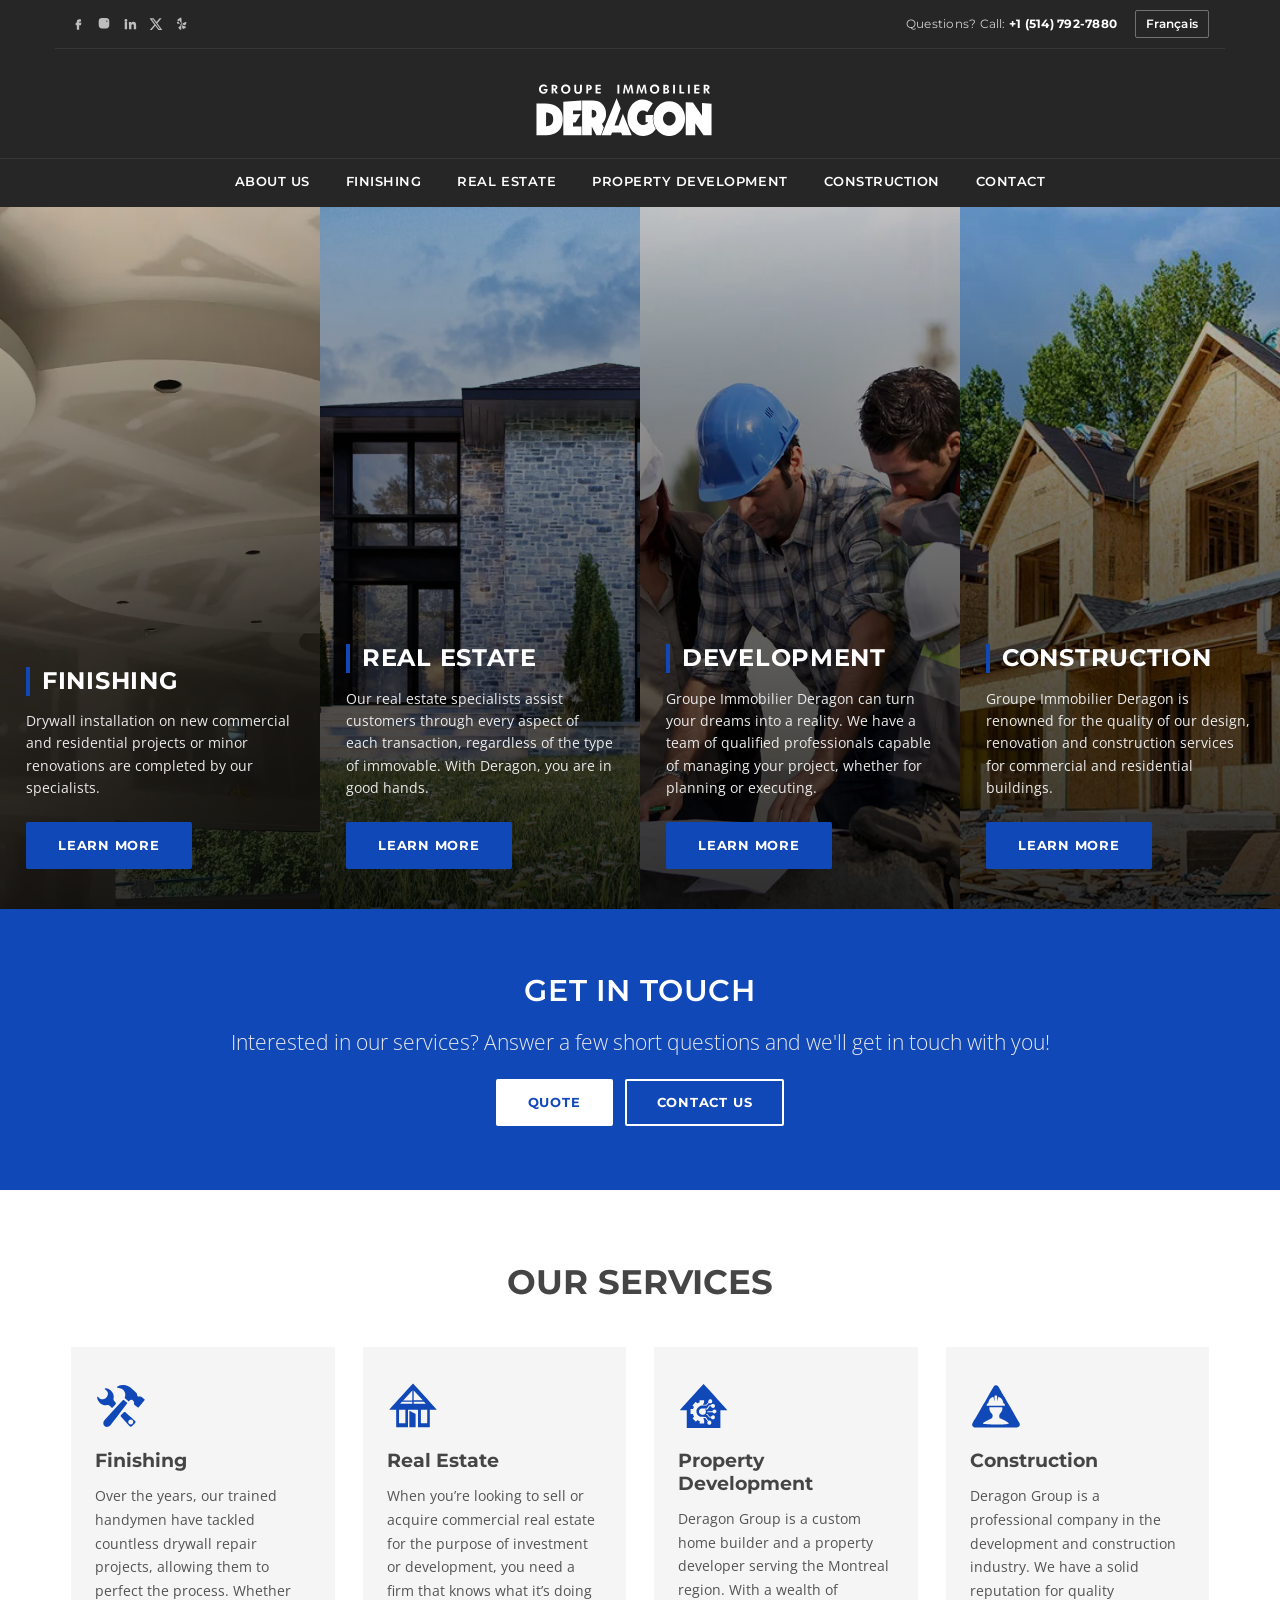
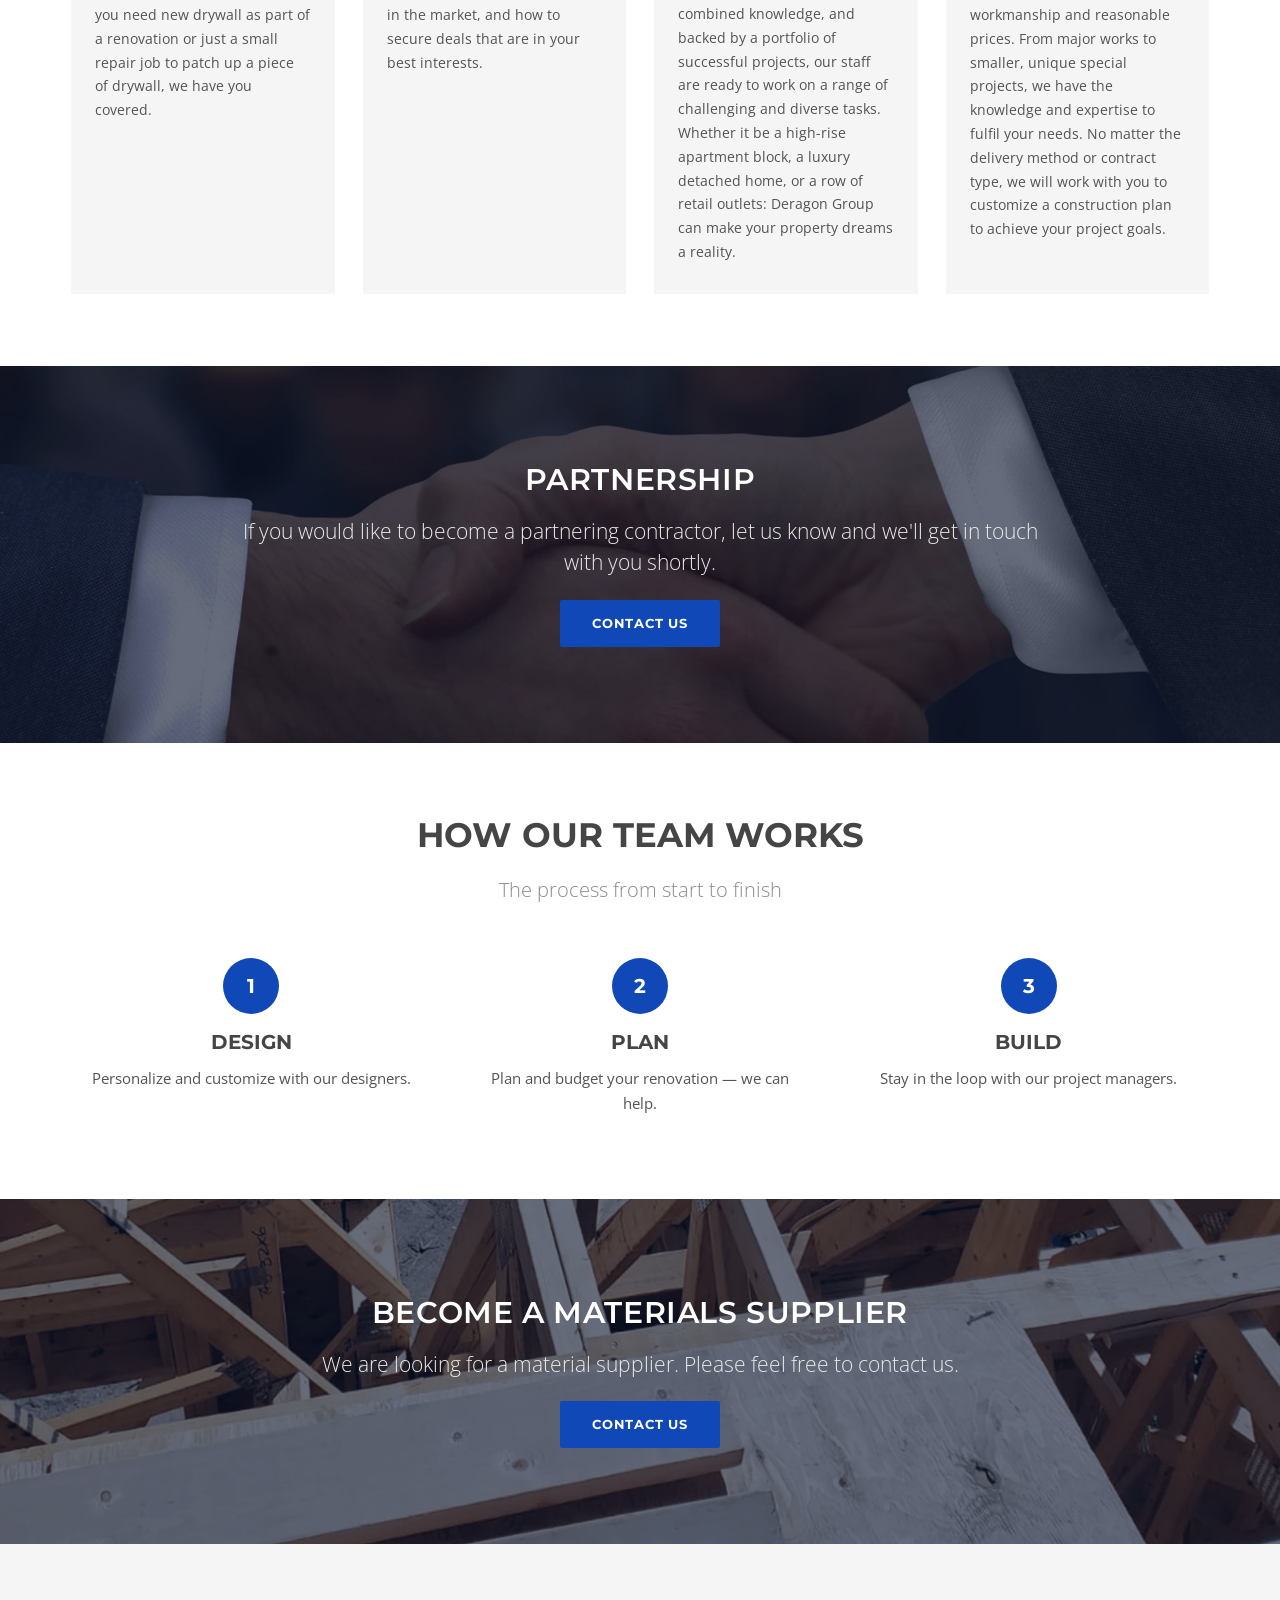
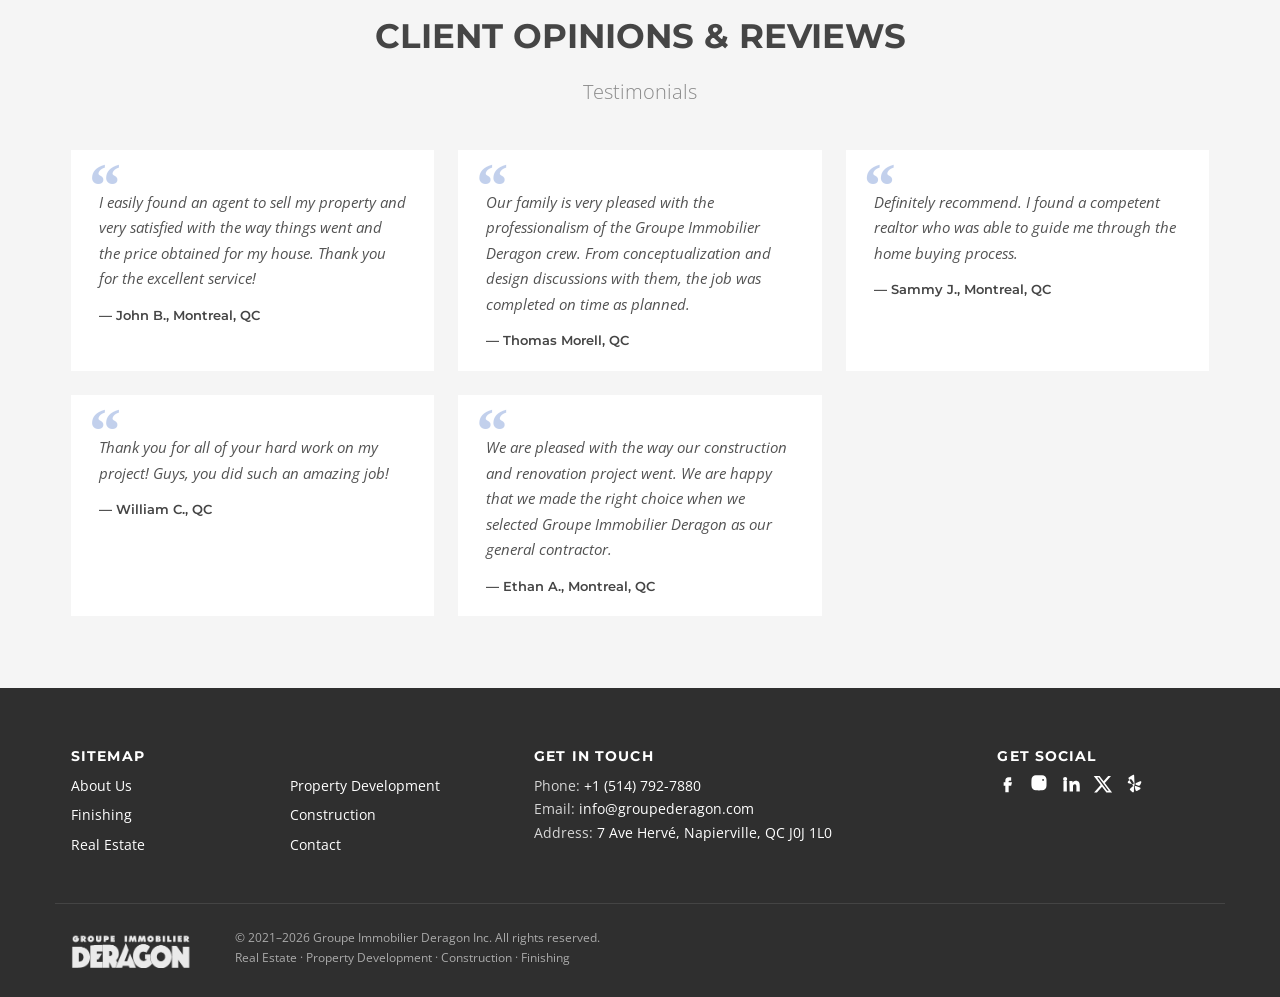
<file: index.html>
<!doctype html>
<html lang="en-CA">
<head>
<meta charset="utf-8">
<meta name="viewport" content="width=device-width, initial-scale=1">
<title>Home — Groupe Immobilier Deragon Inc.</title>
<meta name="description" content="Groupe Immobilier Deragon — finishing, real estate, property development and construction in the Montreal region.">
<link rel="alternate" hreflang="fr" href="./fr/">
<link rel="icon" type="image/png" sizes="32x32" href="./assets/favicon-32.png">
<link rel="apple-touch-icon" href="./assets/apple-touch-icon.png">
<link rel="preconnect" href="https://fonts.googleapis.com"><link rel="preconnect" href="https://fonts.gstatic.com" crossorigin>
<link href="https://fonts.googleapis.com/css2?family=Montserrat:wght@500;600;700&family=Open+Sans:wght@300;400;600;700&display=swap" rel="stylesheet">
<link rel="stylesheet" href="./assets/site.css">
</head>
<body>
<a class="skip" href="#main">Skip to content</a>
<header class="site-header">
  <div class="topbar wrap">
    <div class="social"><a href="https://www.facebook.com/groupederagon" target="_blank" rel="noopener" aria-label="Facebook"><svg viewBox="0 0 24 24" aria-hidden="true"><path d="M14 8h3V4h-3c-2.8 0-4 1.7-4 4.3V10H8v4h2v8h4v-8h3l1-4h-4V8.6c0-.4.3-.6.6-.6z"/></svg></a><a href="https://www.instagram.com/groupederagon/" target="_blank" rel="noopener" aria-label="Instagram"><svg viewBox="0 0 24 24" aria-hidden="true"><path d="M12 7.3A4.7 4.7 0 1 0 16.7 12 4.7 4.7 0 0 0 12 7.3zm0 7.7a3 3 0 1 1 3-3 3 3 0 0 1-3 3zm6-7.9a1.1 1.1 0 1 1-1.1-1.1A1.1 1.1 0 0 1 18 7.1zM21 7a5.4 5.4 0 0 0-1.5-3.9A5.4 5.4 0 0 0 15.6 1.6C14.1 1.5 9.9 1.5 8.4 1.6A5.4 5.4 0 0 0 4.5 3 5.4 5.4 0 0 0 3 7c-.1 1.5-.1 5.7 0 7.2a5.4 5.4 0 0 0 1.5 3.9 5.4 5.4 0 0 0 3.9 1.5c1.5.1 5.7.1 7.2 0a5.4 5.4 0 0 0 3.9-1.5 5.4 5.4 0 0 0 1.5-3.9c.1-1.5.1-5.7 0-7.2z"/></svg></a><a href="https://www.linkedin.com/company/69556279/" target="_blank" rel="noopener" aria-label="LinkedIn"><svg viewBox="0 0 24 24" aria-hidden="true"><path d="M4.98 3.5A2.5 2.5 0 1 1 2.5 6a2.5 2.5 0 0 1 2.48-2.5zM3 8.5h4V21H3zm7 0h3.8v1.7h.1a4.2 4.2 0 0 1 3.8-2c4 0 4.8 2.6 4.8 6.1V21h-4v-5.6c0-1.3 0-3.1-1.9-3.1s-2.2 1.5-2.2 3V21h-4z"/></svg></a><a href="https://twitter.com/groupederagon" target="_blank" rel="noopener" aria-label="Twitter / X"><svg viewBox="0 0 24 24" aria-hidden="true"><path d="M18.2 2.3h3.4l-7.4 8.4 8.7 11.5h-6.8l-5.3-7-6.1 7H1.3l7.9-9L.9 2.3h7l4.8 6.4zm-1.2 17.9h1.9L7 4.2H5z"/></svg></a><a href="https://biz.yelp.com/home/vW1tlJqY5HD8A835CHIRmg/" target="_blank" rel="noopener" aria-label="Yelp"><svg viewBox="0 0 24 24" aria-hidden="true"><path d="M11 2.2c.1-.9-.8-1.5-1.6-1.1C7.1 2.2 5 3.6 4.4 4.3c-.5.6-.3 1.2.1 1.8l4.9 7.8c.7 1.1 2.2.6 2.1-.7zM13 14.4l4.9 1.9c.9.3 1 1.5.2 2-1.4.9-3.2 1.9-3.9 2.1-.8.2-1.3-.3-1.5-1l-1.1-4.2c-.2-.8.6-1.1 1.4-.8zm.3-3.7 4.8-2c.9-.4 1.8.4 1.5 1.3-.5 1.5-1.2 3.1-1.6 3.6-.5.6-1.1.6-1.7.4L13.1 13c-.8-.4-.6-2 .2-2.3zm-2.5 4.9-.1 5.3c0 .9-1 1.4-1.7.9-1.3-1-2.7-2.3-3-2.9-.4-.7-.1-1.2.4-1.6l3.3-2.8c.6-.5 1.1 0 1.1 1.1zm-1.5-3.3-5.1-1.3c-.9-.2-1.2-1.3-.6-2 1-1.2 2.3-2.4 3-2.7.6-.3 1.2 0 1.6.6l2.2 3.6c.4.8-.2 2-1.1 1.8z"/></svg></a></div>
    <div class="topbar-right">
      <span class="call">Questions? Call: <a href="tel:+15147927880">+1 (514) 792-7880</a></span>
      <a class="lang" href="./fr/" hreflang="fr" lang="fr">Français</a>
    </div>
  </div>
  <div class="brand"><a href="./"><img src="./assets/logo.svg" alt="Groupe Immobilier Deragon" width="300" height="86"></a></div>
  <nav class="mainnav" aria-label="Main">
    <input type="checkbox" id="navtoggle" hidden>
    <label for="navtoggle" class="burger" aria-label="Menu"><span></span><span></span><span></span></label>
    <ul><li><a href="./about/">About Us</a></li><li><a href="./finishing/">Finishing</a></li><li><a href="./real-estate/">Real Estate</a></li><li><a href="./development/">Property Development</a></li><li><a href="./construction/">Construction</a></li><li><a href="./contact/">Contact</a></li></ul>
  </nav>
</header>
<main id="main">
<section class="panels" aria-label="Our divisions"><a class="panel" href="./finishing/" style="background-image:url('./assets/img/panel-finishing.webp')"><div><h2>Finishing</h2><p>Drywall installation on new commercial and residential projects or minor renovations are completed by our specialists.</p><span class="btn">Learn more</span></div></a><a class="panel" href="./real-estate/" style="background-image:url('./assets/img/panel-real-estate.webp')"><div><h2>Real Estate</h2><p>Our real estate specialists assist customers through every aspect of each transaction, regardless of the type of immovable. With Deragon, you are in good hands.</p><span class="btn">Learn more</span></div></a><a class="panel" href="./development/" style="background-image:url('./assets/img/team-plans.webp')"><div><h2>Development</h2><p>Groupe Immobilier Deragon can turn your dreams into a reality. We have a team of qualified professionals capable of managing your project, whether for planning or executing.</p><span class="btn">Learn more</span></div></a><a class="panel" href="./construction/" style="background-image:url('./assets/img/panel-construction.webp')"><div><h2>Construction</h2><p>Groupe Immobilier Deragon is renowned for the quality of our design, renovation and construction services for commercial and residential buildings.</p><span class="btn">Learn more</span></div></a></section>
<section class="cta"><div class="wrap narrow">
  <h2>Get in touch</h2><p class="lead">Interested in our services? Answer a few short questions and we&#x27;ll get in touch with you!</p><div class="btns"><a class="btn btn-light" href="./contact/">Quote</a><a class="btn btn-ghost" href="./contact/">Contact us</a></div></div></section>
<section class="block"><div class="wrap"><header class="sechead"><h2>Our services</h2></header><ul class="services"><li><a href="./finishing/"><img src="./assets/icons/finishing-blue.svg" alt="" width="60" height="60"><h3>Finishing</h3><p>Over the years, our trained handymen have tackled countless drywall repair projects, allowing them to perfect the process. Whether you need new drywall as part of a renovation or just a small repair job to patch up a piece of drywall, we have you covered.</p></a></li><li><a href="./real-estate/"><img src="./assets/icons/real-estate-blue.svg" alt="" width="60" height="60"><h3>Real Estate</h3><p>When you’re looking to sell or acquire commercial real estate for the purpose of investment or development, you need a firm that knows what it’s doing in the market, and how to secure deals that are in your best interests.</p></a></li><li><a href="./development/"><img src="./assets/icons/development-blue.svg" alt="" width="60" height="60"><h3>Property Development</h3><p>Deragon Group is a custom home builder and a property developer serving the Montreal region. With a wealth of combined knowledge, and backed by a portfolio of successful projects, our staff are ready to work on a range of challenging and diverse tasks. Whether it be a high-rise apartment block, a luxury detached home, or a row of retail outlets: Deragon Group can make your property dreams a reality.</p></a></li><li><a href="./construction/"><img src="./assets/icons/construction-blue.svg" alt="" width="60" height="60"><h3>Construction</h3><p>Deragon Group is a professional company in the development and construction industry. We have a solid reputation for quality workmanship and reasonable prices. From major works to smaller, unique special projects, we have the knowledge and expertise to fulfil your needs. No matter the delivery method or contract type, we will work with you to customize a construction plan to achieve your project goals.</p></a></li></ul></div></section>
<section class="cta cta-img" style="background-image:url('./assets/img/banner-partnership.webp')"><div class="wrap narrow">
  <h2>Partnership</h2><p class="lead">If you would like to become a partnering contractor, let us know and we&#x27;ll get in touch with you shortly.</p><div class="btns"><a class="btn" href="./contact/">Contact us</a></div></div></section>
<section class="block"><div class="wrap"><header class="sechead"><h2>How our team works</h2><p>The process from start to finish</p></header><ol class="process"><li><span class="num">1</span><h3>Design</h3><p>Personalize and customize with our designers.</p></li><li><span class="num">2</span><h3>Plan</h3><p>Plan and budget your renovation — we can help.</p></li><li><span class="num">3</span><h3>Build</h3><p>Stay in the loop with our project managers.</p></li></ol></div></section>
<section class="cta cta-img" style="background-image:url('./assets/img/banner-supplier.webp')"><div class="wrap narrow">
  <h2>Become a materials supplier</h2><p class="lead">We are looking for a material supplier. Please feel free to contact us.</p><div class="btns"><a class="btn" href="./contact/">Contact us</a></div></div></section>
<section class="block alt"><div class="wrap"><header class="sechead"><h2>Client opinions &amp; reviews</h2><p>Testimonials</p></header><ul class="quotes"><li><blockquote lang="en"><p>I easily found an agent to sell my property and very satisfied with the way things went and the price obtained for my house. Thank you for the excellent service!</p><footer>— John B., Montreal, QC</footer></blockquote></li><li><blockquote lang="en"><p>Our family is very pleased with the professionalism of the Groupe Immobilier Deragon crew. From conceptualization and design discussions with them, the job was completed on time as planned.</p><footer>— Thomas Morell, QC</footer></blockquote></li><li><blockquote lang="en"><p>Definitely recommend. I found a competent realtor who was able to guide me through the home buying process.</p><footer>— Sammy J., Montreal, QC</footer></blockquote></li><li><blockquote lang="en"><p>Thank you for all of your hard work on my project! Guys, you did such an amazing job!</p><footer>— William C., QC</footer></blockquote></li><li><blockquote lang="en"><p>We are pleased with the way our construction and renovation project went. We are happy that we made the right choice when we selected Groupe Immobilier Deragon as our general contractor.</p><footer>— Ethan A., Montreal, QC</footer></blockquote></li></ul></div></section>
</main>
<footer class="site-footer">
  <div class="wrap fgrid">
    <div><h3>Sitemap</h3><ul class="fnav"><li><a href="./about/">About Us</a></li><li><a href="./finishing/">Finishing</a></li><li><a href="./real-estate/">Real Estate</a></li><li><a href="./development/">Property Development</a></li><li><a href="./construction/">Construction</a></li><li><a href="./contact/">Contact</a></li></ul></div>
    <div><h3>Get in touch</h3>
      <p>Phone: <a href="tel:+15147927880">+1 (514) 792-7880</a><br>
      Email: <a href="mailto:info@groupederagon.com">info@groupederagon.com</a><br>
      Address: <a href="https://goo.gl/maps/F1HdtZ9UkwDvxzNq7" target="_blank" rel="noopener">7 Ave Hervé, Napierville, QC J0J 1L0</a></p></div>
    <div><h3>Get social</h3><div class="social big"><a href="https://www.facebook.com/groupederagon" target="_blank" rel="noopener" aria-label="Facebook"><svg viewBox="0 0 24 24" aria-hidden="true"><path d="M14 8h3V4h-3c-2.8 0-4 1.7-4 4.3V10H8v4h2v8h4v-8h3l1-4h-4V8.6c0-.4.3-.6.6-.6z"/></svg></a><a href="https://www.instagram.com/groupederagon/" target="_blank" rel="noopener" aria-label="Instagram"><svg viewBox="0 0 24 24" aria-hidden="true"><path d="M12 7.3A4.7 4.7 0 1 0 16.7 12 4.7 4.7 0 0 0 12 7.3zm0 7.7a3 3 0 1 1 3-3 3 3 0 0 1-3 3zm6-7.9a1.1 1.1 0 1 1-1.1-1.1A1.1 1.1 0 0 1 18 7.1zM21 7a5.4 5.4 0 0 0-1.5-3.9A5.4 5.4 0 0 0 15.6 1.6C14.1 1.5 9.9 1.5 8.4 1.6A5.4 5.4 0 0 0 4.5 3 5.4 5.4 0 0 0 3 7c-.1 1.5-.1 5.7 0 7.2a5.4 5.4 0 0 0 1.5 3.9 5.4 5.4 0 0 0 3.9 1.5c1.5.1 5.7.1 7.2 0a5.4 5.4 0 0 0 3.9-1.5 5.4 5.4 0 0 0 1.5-3.9c.1-1.5.1-5.7 0-7.2z"/></svg></a><a href="https://www.linkedin.com/company/69556279/" target="_blank" rel="noopener" aria-label="LinkedIn"><svg viewBox="0 0 24 24" aria-hidden="true"><path d="M4.98 3.5A2.5 2.5 0 1 1 2.5 6a2.5 2.5 0 0 1 2.48-2.5zM3 8.5h4V21H3zm7 0h3.8v1.7h.1a4.2 4.2 0 0 1 3.8-2c4 0 4.8 2.6 4.8 6.1V21h-4v-5.6c0-1.3 0-3.1-1.9-3.1s-2.2 1.5-2.2 3V21h-4z"/></svg></a><a href="https://twitter.com/groupederagon" target="_blank" rel="noopener" aria-label="Twitter / X"><svg viewBox="0 0 24 24" aria-hidden="true"><path d="M18.2 2.3h3.4l-7.4 8.4 8.7 11.5h-6.8l-5.3-7-6.1 7H1.3l7.9-9L.9 2.3h7l4.8 6.4zm-1.2 17.9h1.9L7 4.2H5z"/></svg></a><a href="https://biz.yelp.com/home/vW1tlJqY5HD8A835CHIRmg/" target="_blank" rel="noopener" aria-label="Yelp"><svg viewBox="0 0 24 24" aria-hidden="true"><path d="M11 2.2c.1-.9-.8-1.5-1.6-1.1C7.1 2.2 5 3.6 4.4 4.3c-.5.6-.3 1.2.1 1.8l4.9 7.8c.7 1.1 2.2.6 2.1-.7zM13 14.4l4.9 1.9c.9.3 1 1.5.2 2-1.4.9-3.2 1.9-3.9 2.1-.8.2-1.3-.3-1.5-1l-1.1-4.2c-.2-.8.6-1.1 1.4-.8zm.3-3.7 4.8-2c.9-.4 1.8.4 1.5 1.3-.5 1.5-1.2 3.1-1.6 3.6-.5.6-1.1.6-1.7.4L13.1 13c-.8-.4-.6-2 .2-2.3zm-2.5 4.9-.1 5.3c0 .9-1 1.4-1.7.9-1.3-1-2.7-2.3-3-2.9-.4-.7-.1-1.2.4-1.6l3.3-2.8c.6-.5 1.1 0 1.1 1.1zm-1.5-3.3-5.1-1.3c-.9-.2-1.2-1.3-.6-2 1-1.2 2.3-2.4 3-2.7.6-.3 1.2 0 1.6.6l2.2 3.6c.4.8-.2 2-1.1 1.8z"/></svg></a></div></div>
  </div>
  <div class="wrap fbottom">
    <img src="./assets/logo-footer.png" alt="Groupe Immobilier Deragon" width="163" height="47" loading="lazy">
    <p>© 2021–2026 Groupe Immobilier Deragon Inc. All rights reserved.<br><span>Real Estate · Property Development · Construction · Finishing</span></p>
  </div>
</footer>
</body>
</html>
</file>
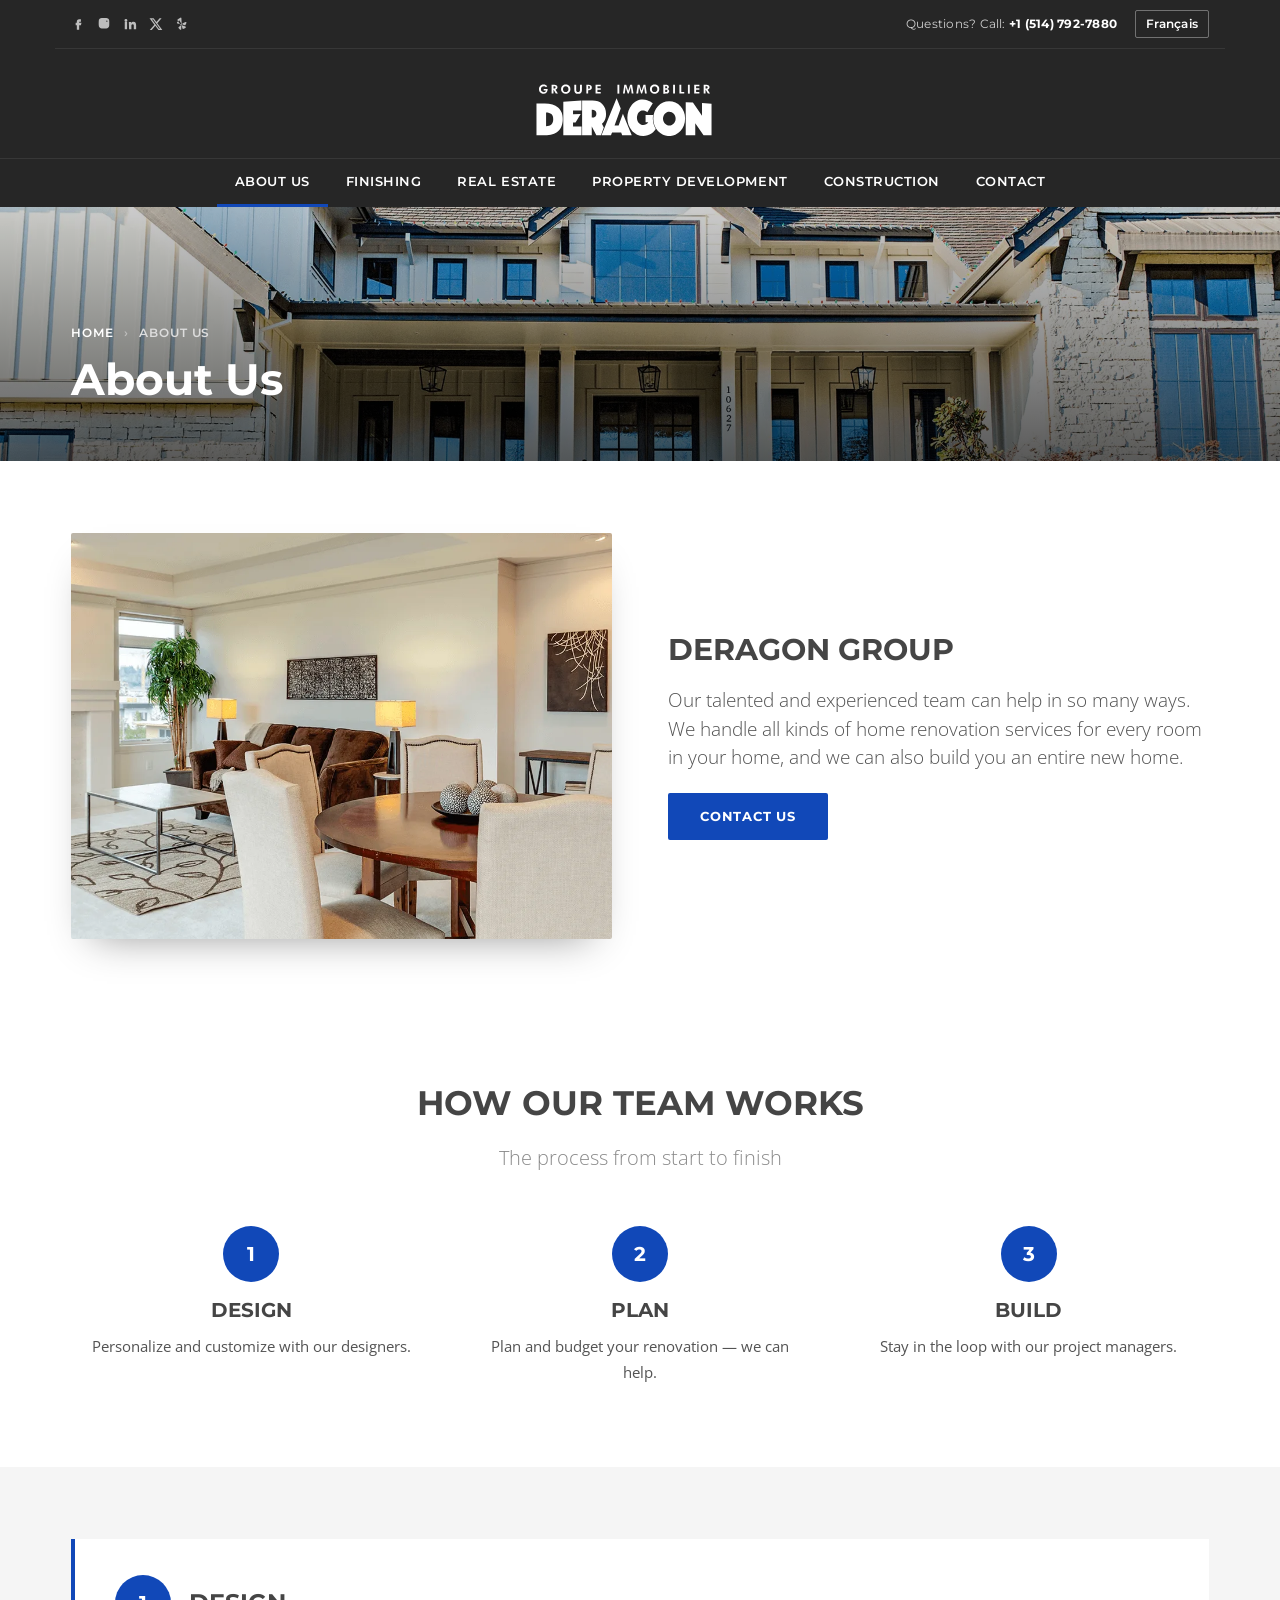
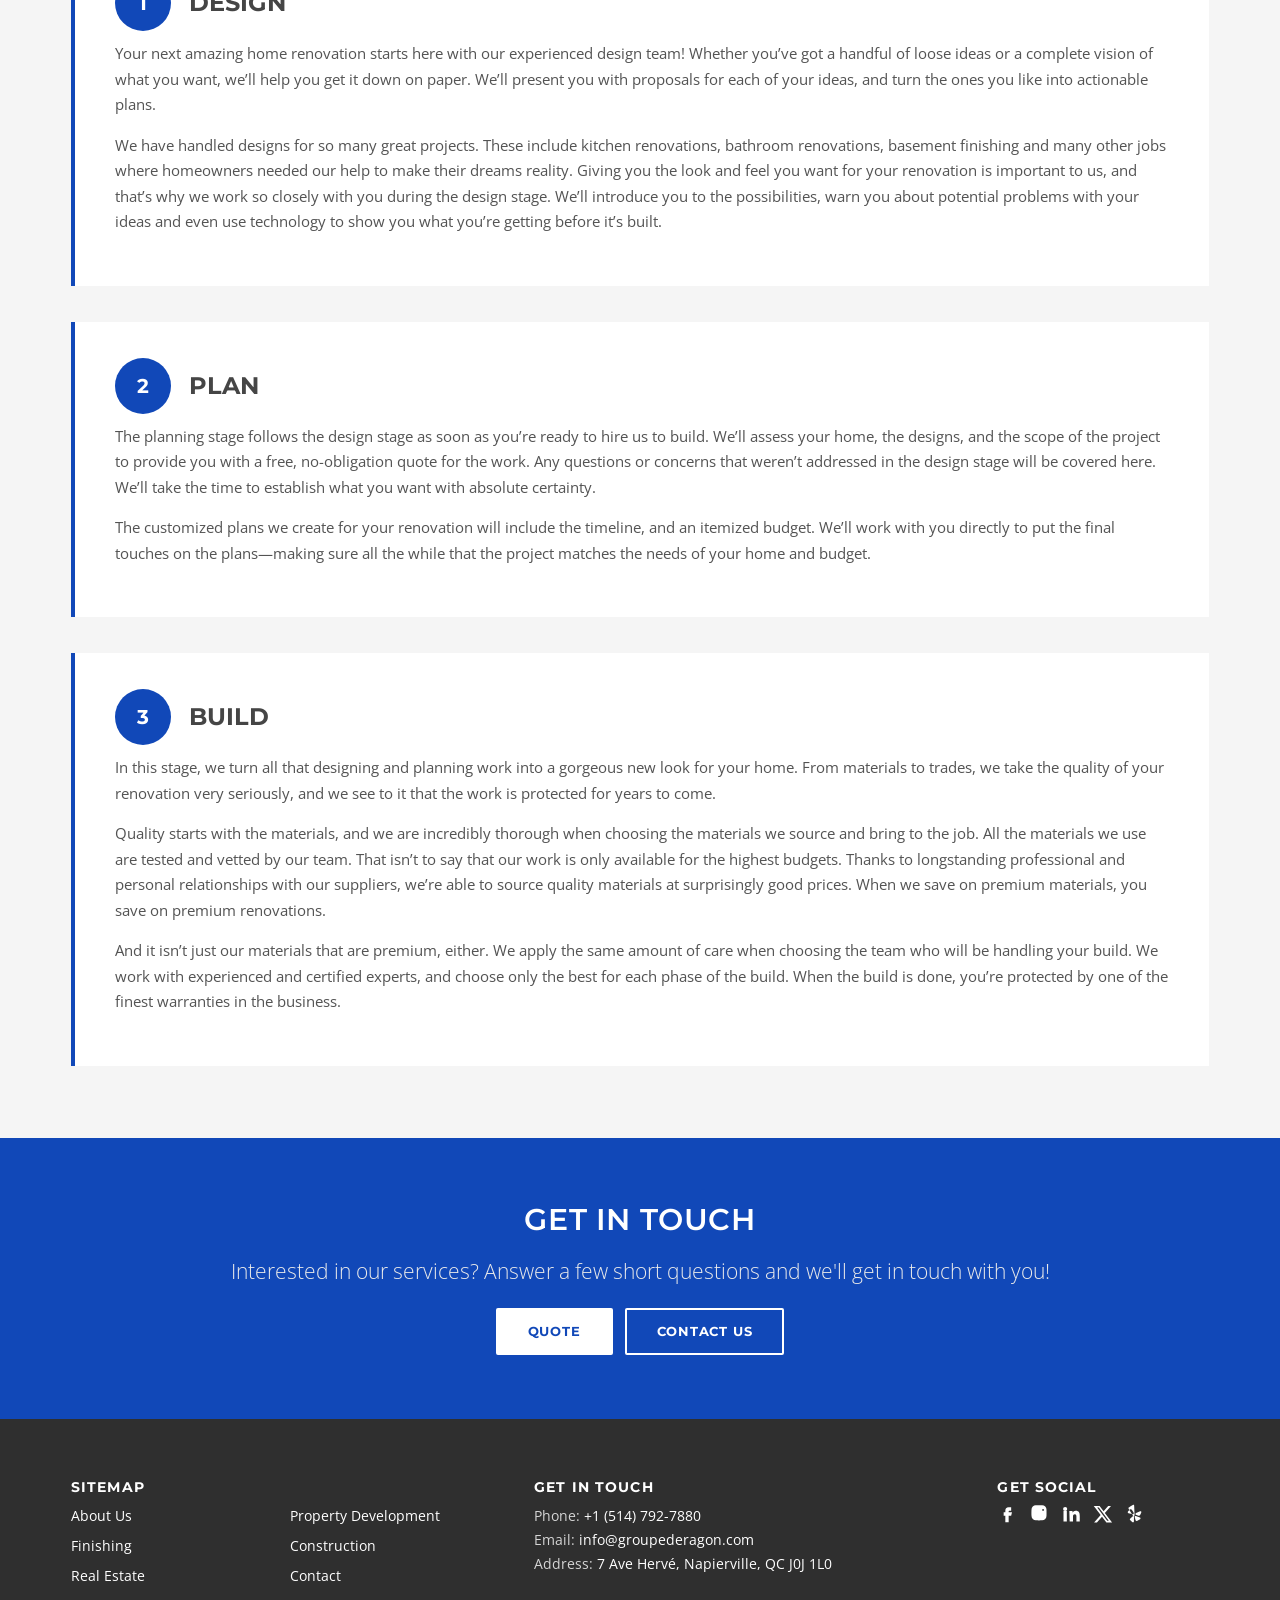
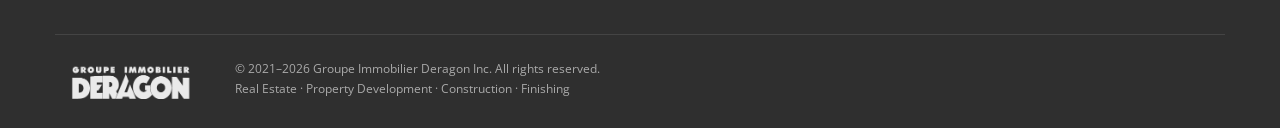
<file: about/index.html>
<!doctype html>
<html lang="en-CA">
<head>
<meta charset="utf-8">
<meta name="viewport" content="width=device-width, initial-scale=1">
<title>About Us — Groupe Immobilier Deragon Inc.</title>
<meta name="description" content="Design, plan, build: how Groupe Immobilier Deragon delivers renovations and new homes.">
<link rel="alternate" hreflang="fr" href="../fr/entreprise/">
<link rel="icon" type="image/png" sizes="32x32" href="../assets/favicon-32.png">
<link rel="apple-touch-icon" href="../assets/apple-touch-icon.png">
<link rel="preconnect" href="https://fonts.googleapis.com"><link rel="preconnect" href="https://fonts.gstatic.com" crossorigin>
<link href="https://fonts.googleapis.com/css2?family=Montserrat:wght@500;600;700&family=Open+Sans:wght@300;400;600;700&display=swap" rel="stylesheet">
<link rel="stylesheet" href="../assets/site.css">
</head>
<body>
<a class="skip" href="#main">Skip to content</a>
<header class="site-header">
  <div class="topbar wrap">
    <div class="social"><a href="https://www.facebook.com/groupederagon" target="_blank" rel="noopener" aria-label="Facebook"><svg viewBox="0 0 24 24" aria-hidden="true"><path d="M14 8h3V4h-3c-2.8 0-4 1.7-4 4.3V10H8v4h2v8h4v-8h3l1-4h-4V8.6c0-.4.3-.6.6-.6z"/></svg></a><a href="https://www.instagram.com/groupederagon/" target="_blank" rel="noopener" aria-label="Instagram"><svg viewBox="0 0 24 24" aria-hidden="true"><path d="M12 7.3A4.7 4.7 0 1 0 16.7 12 4.7 4.7 0 0 0 12 7.3zm0 7.7a3 3 0 1 1 3-3 3 3 0 0 1-3 3zm6-7.9a1.1 1.1 0 1 1-1.1-1.1A1.1 1.1 0 0 1 18 7.1zM21 7a5.4 5.4 0 0 0-1.5-3.9A5.4 5.4 0 0 0 15.6 1.6C14.1 1.5 9.9 1.5 8.4 1.6A5.4 5.4 0 0 0 4.5 3 5.4 5.4 0 0 0 3 7c-.1 1.5-.1 5.7 0 7.2a5.4 5.4 0 0 0 1.5 3.9 5.4 5.4 0 0 0 3.9 1.5c1.5.1 5.7.1 7.2 0a5.4 5.4 0 0 0 3.9-1.5 5.4 5.4 0 0 0 1.5-3.9c.1-1.5.1-5.7 0-7.2z"/></svg></a><a href="https://www.linkedin.com/company/69556279/" target="_blank" rel="noopener" aria-label="LinkedIn"><svg viewBox="0 0 24 24" aria-hidden="true"><path d="M4.98 3.5A2.5 2.5 0 1 1 2.5 6a2.5 2.5 0 0 1 2.48-2.5zM3 8.5h4V21H3zm7 0h3.8v1.7h.1a4.2 4.2 0 0 1 3.8-2c4 0 4.8 2.6 4.8 6.1V21h-4v-5.6c0-1.3 0-3.1-1.9-3.1s-2.2 1.5-2.2 3V21h-4z"/></svg></a><a href="https://twitter.com/groupederagon" target="_blank" rel="noopener" aria-label="Twitter / X"><svg viewBox="0 0 24 24" aria-hidden="true"><path d="M18.2 2.3h3.4l-7.4 8.4 8.7 11.5h-6.8l-5.3-7-6.1 7H1.3l7.9-9L.9 2.3h7l4.8 6.4zm-1.2 17.9h1.9L7 4.2H5z"/></svg></a><a href="https://biz.yelp.com/home/vW1tlJqY5HD8A835CHIRmg/" target="_blank" rel="noopener" aria-label="Yelp"><svg viewBox="0 0 24 24" aria-hidden="true"><path d="M11 2.2c.1-.9-.8-1.5-1.6-1.1C7.1 2.2 5 3.6 4.4 4.3c-.5.6-.3 1.2.1 1.8l4.9 7.8c.7 1.1 2.2.6 2.1-.7zM13 14.4l4.9 1.9c.9.3 1 1.5.2 2-1.4.9-3.2 1.9-3.9 2.1-.8.2-1.3-.3-1.5-1l-1.1-4.2c-.2-.8.6-1.1 1.4-.8zm.3-3.7 4.8-2c.9-.4 1.8.4 1.5 1.3-.5 1.5-1.2 3.1-1.6 3.6-.5.6-1.1.6-1.7.4L13.1 13c-.8-.4-.6-2 .2-2.3zm-2.5 4.9-.1 5.3c0 .9-1 1.4-1.7.9-1.3-1-2.7-2.3-3-2.9-.4-.7-.1-1.2.4-1.6l3.3-2.8c.6-.5 1.1 0 1.1 1.1zm-1.5-3.3-5.1-1.3c-.9-.2-1.2-1.3-.6-2 1-1.2 2.3-2.4 3-2.7.6-.3 1.2 0 1.6.6l2.2 3.6c.4.8-.2 2-1.1 1.8z"/></svg></a></div>
    <div class="topbar-right">
      <span class="call">Questions? Call: <a href="tel:+15147927880">+1 (514) 792-7880</a></span>
      <a class="lang" href="../fr/entreprise/" hreflang="fr" lang="fr">Français</a>
    </div>
  </div>
  <div class="brand"><a href="../"><img src="../assets/logo.svg" alt="Groupe Immobilier Deragon" width="300" height="86"></a></div>
  <nav class="mainnav" aria-label="Main">
    <input type="checkbox" id="navtoggle" hidden>
    <label for="navtoggle" class="burger" aria-label="Menu"><span></span><span></span><span></span></label>
    <ul><li><a href="../about/" aria-current="page">About Us</a></li><li><a href="../finishing/">Finishing</a></li><li><a href="../real-estate/">Real Estate</a></li><li><a href="../development/">Property Development</a></li><li><a href="../construction/">Construction</a></li><li><a href="../contact/">Contact</a></li></ul>
  </nav>
</header>
<main id="main">
<section class="pagehead" style="background-image:url('../assets/img/banner-house.webp')">
  <div class="wrap"><nav class="crumbs" aria-label="Breadcrumb"><a href="../">Home</a> <span>›</span> About Us</nav>
  <h1>About Us</h1></div>
</section>
<section class="block"><div class="wrap split">
  <figure><img src="../assets/img/banner-interior.webp" alt="Interior finished by Deragon" loading="lazy"></figure>
  <div><h2 class="h3">Deragon Group</h2><p class="lead dark">Our talented and experienced team can help in so many ways. We handle all kinds of home renovation services for every room in your home, and we can also build you an entire new home.</p><div class="btns"><a class="btn" href="../contact/">Contact us</a></div></div></div></section>
<section class="block"><div class="wrap"><header class="sechead"><h2>How our team works</h2><p>The process from start to finish</p></header><ol class="process"><li><span class="num">1</span><h3>Design</h3><p>Personalize and customize with our designers.</p></li><li><span class="num">2</span><h3>Plan</h3><p>Plan and budget your renovation — we can help.</p></li><li><span class="num">3</span><h3>Build</h3><p>Stay in the loop with our project managers.</p></li></ol></div></section>
<section class="block alt"><div class="wrap stages"><article class="stage"><span class="num">1</span><h3>Design</h3><p>Your next amazing home renovation starts here with our experienced design team! Whether you’ve got a handful of loose ideas or a complete vision of what you want, we’ll help you get it down on paper. We’ll present you with proposals for each of your ideas, and turn the ones you like into actionable plans.</p><p>We have handled designs for so many great projects. These include kitchen renovations, bathroom renovations, basement finishing and many other jobs where homeowners needed our help to make their dreams reality. Giving you the look and feel you want for your renovation is important to us, and that’s why we work so closely with you during the design stage. We’ll introduce you to the possibilities, warn you about potential problems with your ideas and even use technology to show you what you’re getting before it’s built.</p></article><article class="stage"><span class="num">2</span><h3>Plan</h3><p>The planning stage follows the design stage as soon as you’re ready to hire us to build. We’ll assess your home, the designs, and the scope of the project to provide you with a free, no-obligation quote for the work. Any questions or concerns that weren’t addressed in the design stage will be covered here. We’ll take the time to establish what you want with absolute certainty.</p><p>The customized plans we create for your renovation will include the timeline, and an itemized budget. We’ll work with you directly to put the final touches on the plans—making sure all the while that the project matches the needs of your home and budget.</p></article><article class="stage"><span class="num">3</span><h3>Build</h3><p>In this stage, we turn all that designing and planning work into a gorgeous new look for your home. From materials to trades, we take the quality of your renovation very seriously, and we see to it that the work is protected for years to come.</p><p>Quality starts with the materials, and we are incredibly thorough when choosing the materials we source and bring to the job. All the materials we use are tested and vetted by our team. That isn’t to say that our work is only available for the highest budgets. Thanks to longstanding professional and personal relationships with our suppliers, we’re able to source quality materials at surprisingly good prices. When we save on premium materials, you save on premium renovations.</p><p>And it isn’t just our materials that are premium, either. We apply the same amount of care when choosing the team who will be handling your build. We work with experienced and certified experts, and choose only the best for each phase of the build. When the build is done, you’re protected by one of the finest warranties in the business.</p></article></div></section>
<section class="cta"><div class="wrap narrow">
  <h2>Get in touch</h2><p class="lead">Interested in our services? Answer a few short questions and we&#x27;ll get in touch with you!</p><div class="btns"><a class="btn btn-light" href="../contact/">Quote</a><a class="btn btn-ghost" href="../contact/">Contact us</a></div></div></section>
</main>
<footer class="site-footer">
  <div class="wrap fgrid">
    <div><h3>Sitemap</h3><ul class="fnav"><li><a href="../about/">About Us</a></li><li><a href="../finishing/">Finishing</a></li><li><a href="../real-estate/">Real Estate</a></li><li><a href="../development/">Property Development</a></li><li><a href="../construction/">Construction</a></li><li><a href="../contact/">Contact</a></li></ul></div>
    <div><h3>Get in touch</h3>
      <p>Phone: <a href="tel:+15147927880">+1 (514) 792-7880</a><br>
      Email: <a href="mailto:info@groupederagon.com">info@groupederagon.com</a><br>
      Address: <a href="https://goo.gl/maps/F1HdtZ9UkwDvxzNq7" target="_blank" rel="noopener">7 Ave Hervé, Napierville, QC J0J 1L0</a></p></div>
    <div><h3>Get social</h3><div class="social big"><a href="https://www.facebook.com/groupederagon" target="_blank" rel="noopener" aria-label="Facebook"><svg viewBox="0 0 24 24" aria-hidden="true"><path d="M14 8h3V4h-3c-2.8 0-4 1.7-4 4.3V10H8v4h2v8h4v-8h3l1-4h-4V8.6c0-.4.3-.6.6-.6z"/></svg></a><a href="https://www.instagram.com/groupederagon/" target="_blank" rel="noopener" aria-label="Instagram"><svg viewBox="0 0 24 24" aria-hidden="true"><path d="M12 7.3A4.7 4.7 0 1 0 16.7 12 4.7 4.7 0 0 0 12 7.3zm0 7.7a3 3 0 1 1 3-3 3 3 0 0 1-3 3zm6-7.9a1.1 1.1 0 1 1-1.1-1.1A1.1 1.1 0 0 1 18 7.1zM21 7a5.4 5.4 0 0 0-1.5-3.9A5.4 5.4 0 0 0 15.6 1.6C14.1 1.5 9.9 1.5 8.4 1.6A5.4 5.4 0 0 0 4.5 3 5.4 5.4 0 0 0 3 7c-.1 1.5-.1 5.7 0 7.2a5.4 5.4 0 0 0 1.5 3.9 5.4 5.4 0 0 0 3.9 1.5c1.5.1 5.7.1 7.2 0a5.4 5.4 0 0 0 3.9-1.5 5.4 5.4 0 0 0 1.5-3.9c.1-1.5.1-5.7 0-7.2z"/></svg></a><a href="https://www.linkedin.com/company/69556279/" target="_blank" rel="noopener" aria-label="LinkedIn"><svg viewBox="0 0 24 24" aria-hidden="true"><path d="M4.98 3.5A2.5 2.5 0 1 1 2.5 6a2.5 2.5 0 0 1 2.48-2.5zM3 8.5h4V21H3zm7 0h3.8v1.7h.1a4.2 4.2 0 0 1 3.8-2c4 0 4.8 2.6 4.8 6.1V21h-4v-5.6c0-1.3 0-3.1-1.9-3.1s-2.2 1.5-2.2 3V21h-4z"/></svg></a><a href="https://twitter.com/groupederagon" target="_blank" rel="noopener" aria-label="Twitter / X"><svg viewBox="0 0 24 24" aria-hidden="true"><path d="M18.2 2.3h3.4l-7.4 8.4 8.7 11.5h-6.8l-5.3-7-6.1 7H1.3l7.9-9L.9 2.3h7l4.8 6.4zm-1.2 17.9h1.9L7 4.2H5z"/></svg></a><a href="https://biz.yelp.com/home/vW1tlJqY5HD8A835CHIRmg/" target="_blank" rel="noopener" aria-label="Yelp"><svg viewBox="0 0 24 24" aria-hidden="true"><path d="M11 2.2c.1-.9-.8-1.5-1.6-1.1C7.1 2.2 5 3.6 4.4 4.3c-.5.6-.3 1.2.1 1.8l4.9 7.8c.7 1.1 2.2.6 2.1-.7zM13 14.4l4.9 1.9c.9.3 1 1.5.2 2-1.4.9-3.2 1.9-3.9 2.1-.8.2-1.3-.3-1.5-1l-1.1-4.2c-.2-.8.6-1.1 1.4-.8zm.3-3.7 4.8-2c.9-.4 1.8.4 1.5 1.3-.5 1.5-1.2 3.1-1.6 3.6-.5.6-1.1.6-1.7.4L13.1 13c-.8-.4-.6-2 .2-2.3zm-2.5 4.9-.1 5.3c0 .9-1 1.4-1.7.9-1.3-1-2.7-2.3-3-2.9-.4-.7-.1-1.2.4-1.6l3.3-2.8c.6-.5 1.1 0 1.1 1.1zm-1.5-3.3-5.1-1.3c-.9-.2-1.2-1.3-.6-2 1-1.2 2.3-2.4 3-2.7.6-.3 1.2 0 1.6.6l2.2 3.6c.4.8-.2 2-1.1 1.8z"/></svg></a></div></div>
  </div>
  <div class="wrap fbottom">
    <img src="../assets/logo-footer.png" alt="Groupe Immobilier Deragon" width="163" height="47" loading="lazy">
    <p>© 2021–2026 Groupe Immobilier Deragon Inc. All rights reserved.<br><span>Real Estate · Property Development · Construction · Finishing</span></p>
  </div>
</footer>
</body>
</html>
</file>
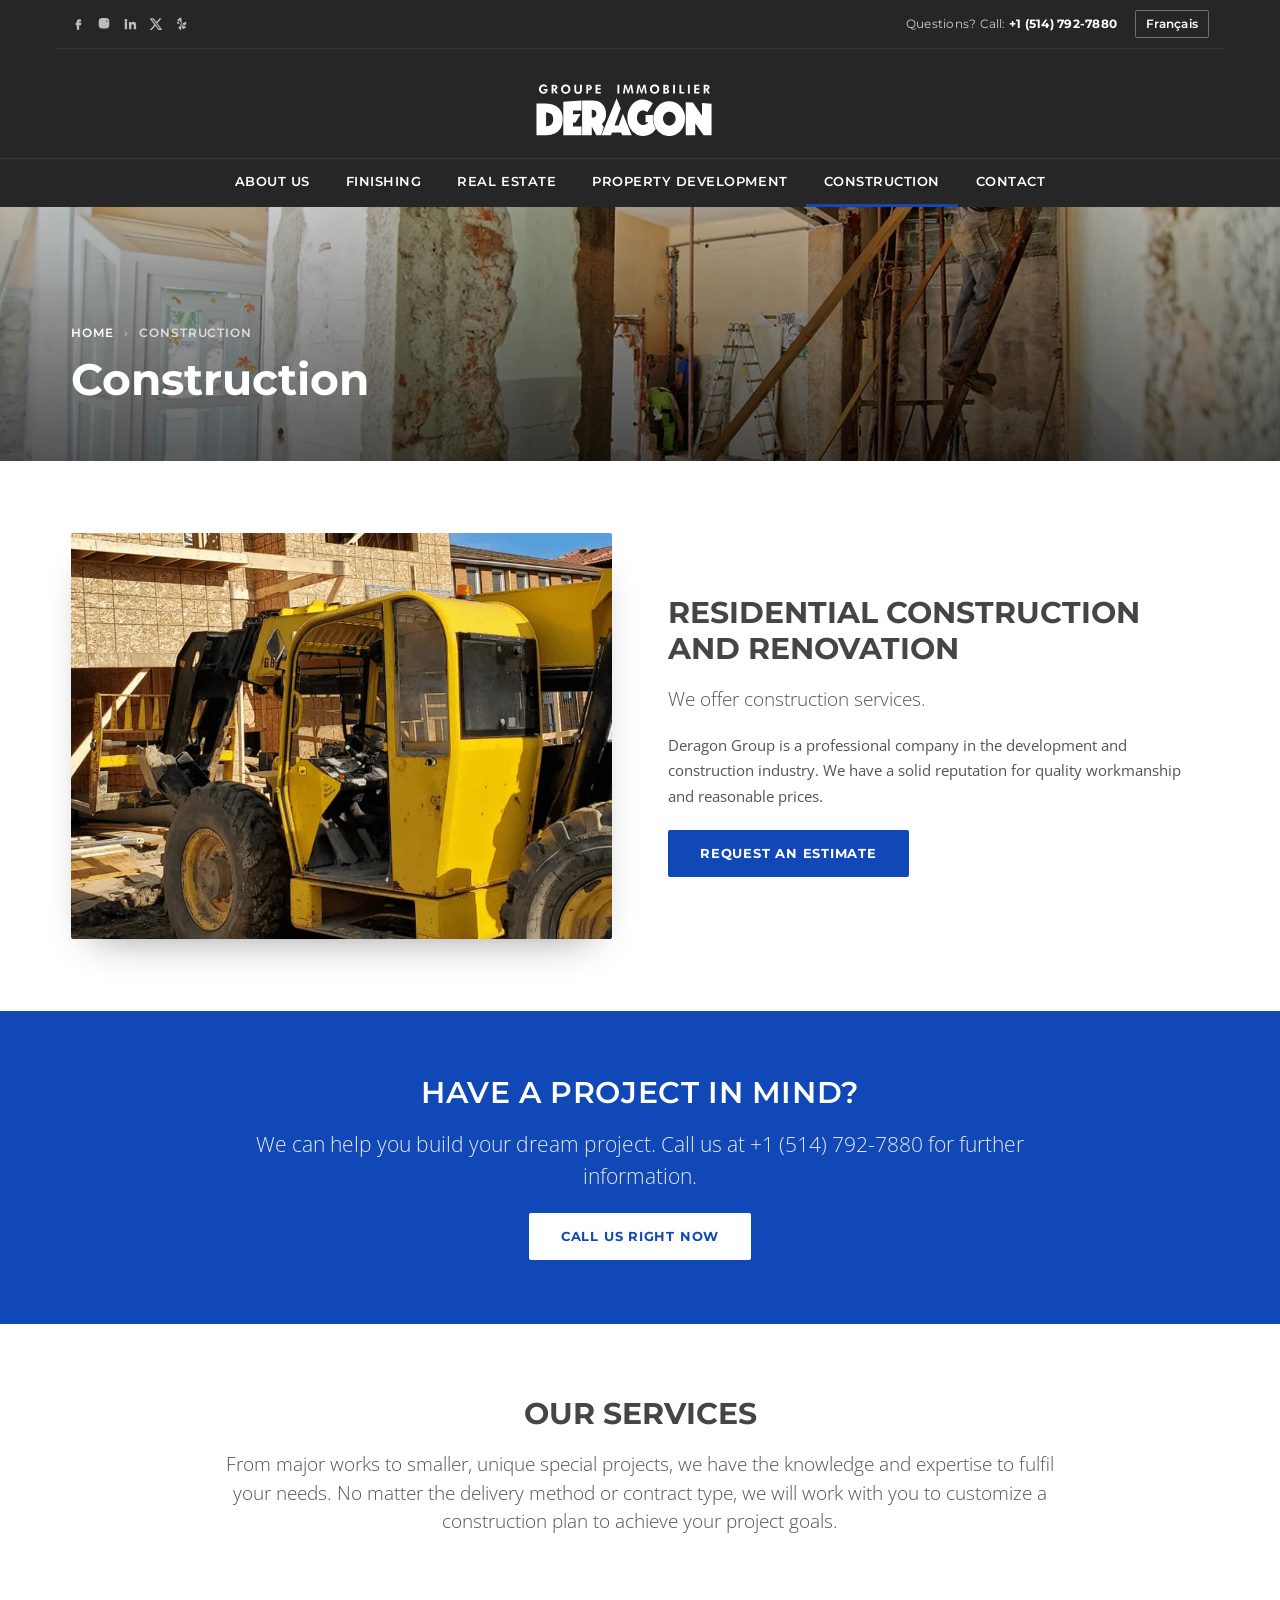
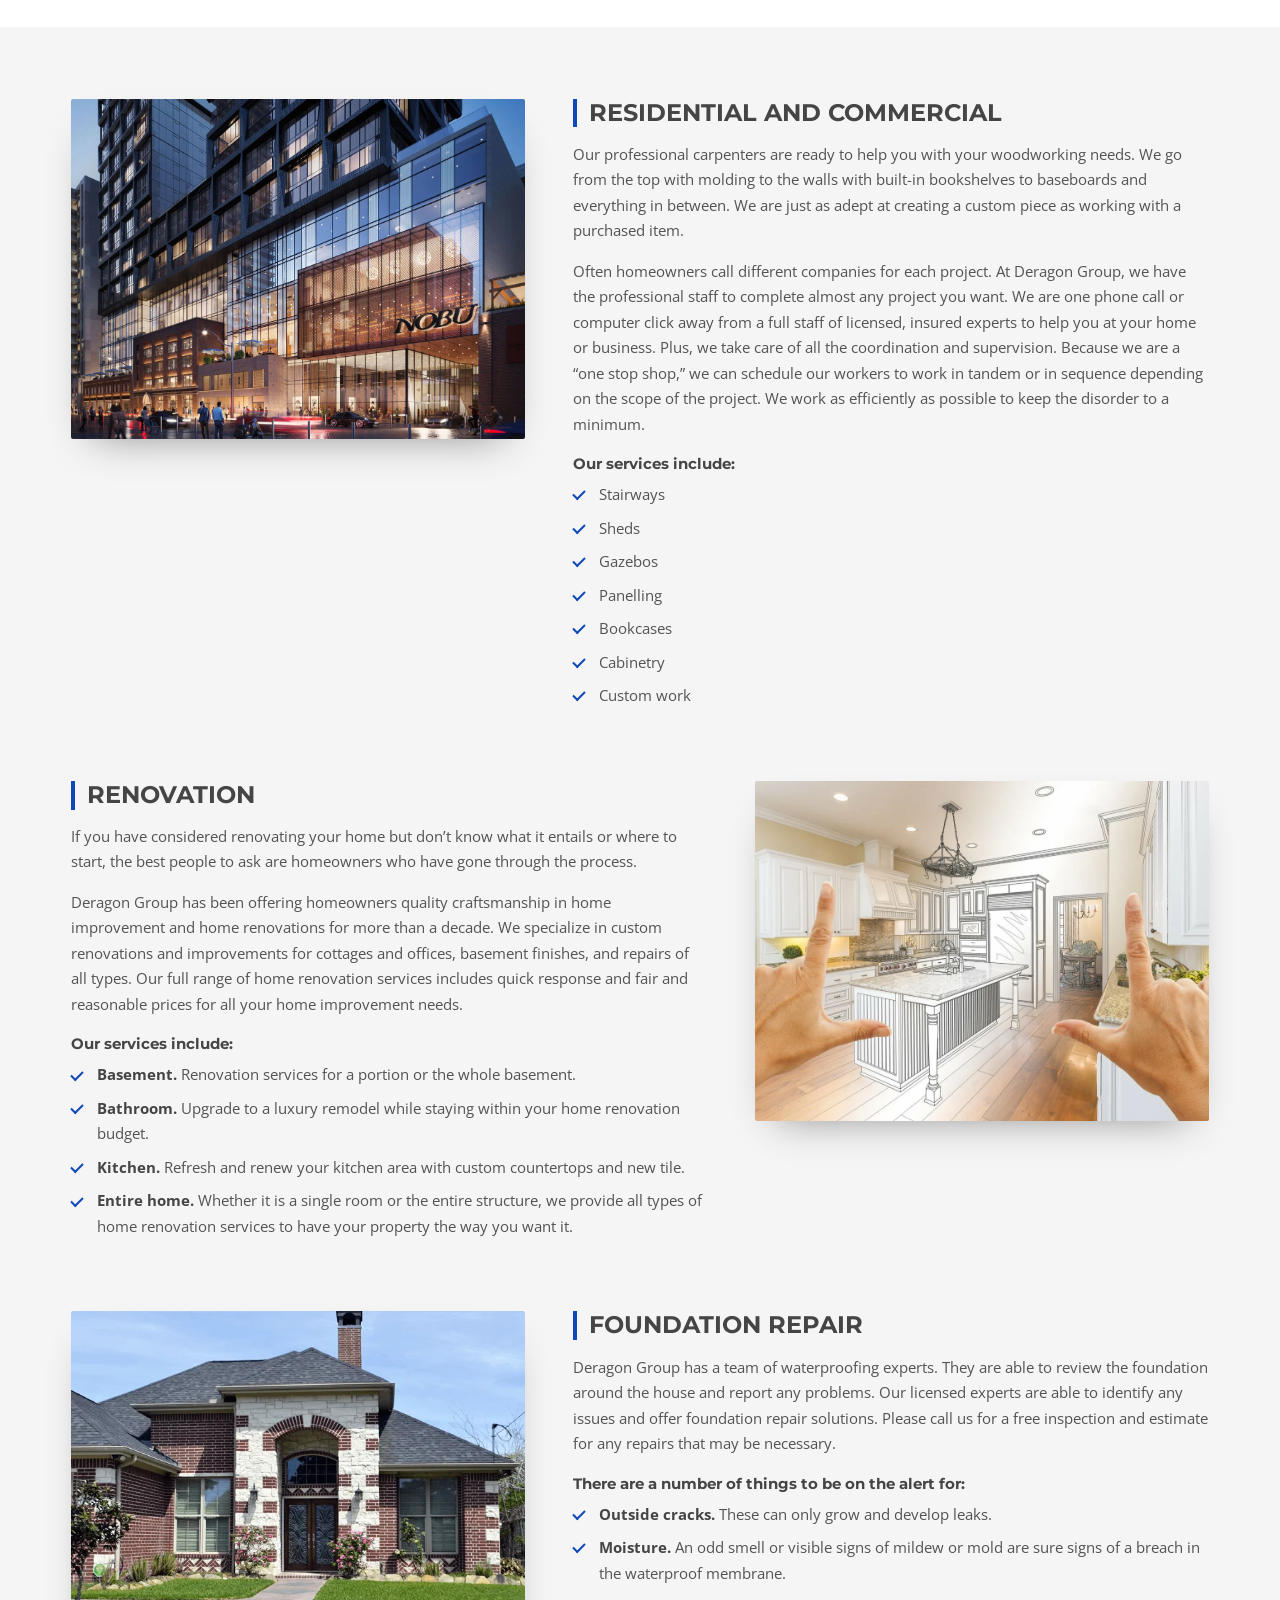
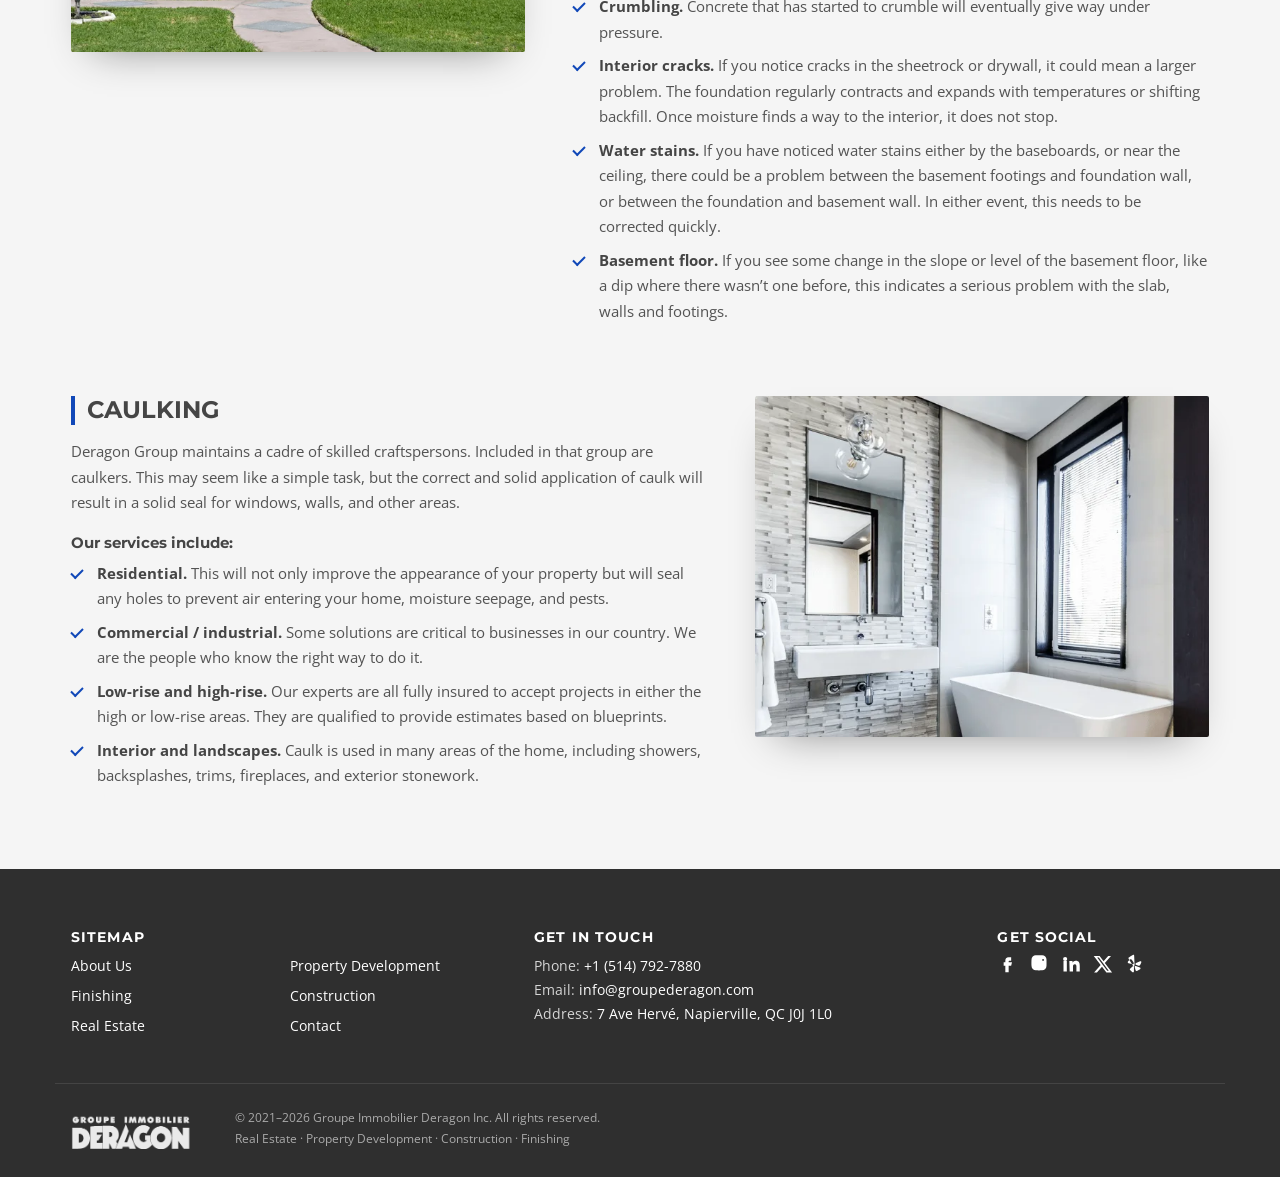
<file: construction/index.html>
<!doctype html>
<html lang="en-CA">
<head>
<meta charset="utf-8">
<meta name="viewport" content="width=device-width, initial-scale=1">
<title>Construction — Groupe Immobilier Deragon Inc.</title>
<meta name="description" content="Residential and commercial construction, renovation, foundation repair and caulking by Groupe Immobilier Deragon.">
<link rel="alternate" hreflang="fr" href="../fr/construction/">
<link rel="icon" type="image/png" sizes="32x32" href="../assets/favicon-32.png">
<link rel="apple-touch-icon" href="../assets/apple-touch-icon.png">
<link rel="preconnect" href="https://fonts.googleapis.com"><link rel="preconnect" href="https://fonts.gstatic.com" crossorigin>
<link href="https://fonts.googleapis.com/css2?family=Montserrat:wght@500;600;700&family=Open+Sans:wght@300;400;600;700&display=swap" rel="stylesheet">
<link rel="stylesheet" href="../assets/site.css">
</head>
<body>
<a class="skip" href="#main">Skip to content</a>
<header class="site-header">
  <div class="topbar wrap">
    <div class="social"><a href="https://www.facebook.com/groupederagon" target="_blank" rel="noopener" aria-label="Facebook"><svg viewBox="0 0 24 24" aria-hidden="true"><path d="M14 8h3V4h-3c-2.8 0-4 1.7-4 4.3V10H8v4h2v8h4v-8h3l1-4h-4V8.6c0-.4.3-.6.6-.6z"/></svg></a><a href="https://www.instagram.com/groupederagon/" target="_blank" rel="noopener" aria-label="Instagram"><svg viewBox="0 0 24 24" aria-hidden="true"><path d="M12 7.3A4.7 4.7 0 1 0 16.7 12 4.7 4.7 0 0 0 12 7.3zm0 7.7a3 3 0 1 1 3-3 3 3 0 0 1-3 3zm6-7.9a1.1 1.1 0 1 1-1.1-1.1A1.1 1.1 0 0 1 18 7.1zM21 7a5.4 5.4 0 0 0-1.5-3.9A5.4 5.4 0 0 0 15.6 1.6C14.1 1.5 9.9 1.5 8.4 1.6A5.4 5.4 0 0 0 4.5 3 5.4 5.4 0 0 0 3 7c-.1 1.5-.1 5.7 0 7.2a5.4 5.4 0 0 0 1.5 3.9 5.4 5.4 0 0 0 3.9 1.5c1.5.1 5.7.1 7.2 0a5.4 5.4 0 0 0 3.9-1.5 5.4 5.4 0 0 0 1.5-3.9c.1-1.5.1-5.7 0-7.2z"/></svg></a><a href="https://www.linkedin.com/company/69556279/" target="_blank" rel="noopener" aria-label="LinkedIn"><svg viewBox="0 0 24 24" aria-hidden="true"><path d="M4.98 3.5A2.5 2.5 0 1 1 2.5 6a2.5 2.5 0 0 1 2.48-2.5zM3 8.5h4V21H3zm7 0h3.8v1.7h.1a4.2 4.2 0 0 1 3.8-2c4 0 4.8 2.6 4.8 6.1V21h-4v-5.6c0-1.3 0-3.1-1.9-3.1s-2.2 1.5-2.2 3V21h-4z"/></svg></a><a href="https://twitter.com/groupederagon" target="_blank" rel="noopener" aria-label="Twitter / X"><svg viewBox="0 0 24 24" aria-hidden="true"><path d="M18.2 2.3h3.4l-7.4 8.4 8.7 11.5h-6.8l-5.3-7-6.1 7H1.3l7.9-9L.9 2.3h7l4.8 6.4zm-1.2 17.9h1.9L7 4.2H5z"/></svg></a><a href="https://biz.yelp.com/home/vW1tlJqY5HD8A835CHIRmg/" target="_blank" rel="noopener" aria-label="Yelp"><svg viewBox="0 0 24 24" aria-hidden="true"><path d="M11 2.2c.1-.9-.8-1.5-1.6-1.1C7.1 2.2 5 3.6 4.4 4.3c-.5.6-.3 1.2.1 1.8l4.9 7.8c.7 1.1 2.2.6 2.1-.7zM13 14.4l4.9 1.9c.9.3 1 1.5.2 2-1.4.9-3.2 1.9-3.9 2.1-.8.2-1.3-.3-1.5-1l-1.1-4.2c-.2-.8.6-1.1 1.4-.8zm.3-3.7 4.8-2c.9-.4 1.8.4 1.5 1.3-.5 1.5-1.2 3.1-1.6 3.6-.5.6-1.1.6-1.7.4L13.1 13c-.8-.4-.6-2 .2-2.3zm-2.5 4.9-.1 5.3c0 .9-1 1.4-1.7.9-1.3-1-2.7-2.3-3-2.9-.4-.7-.1-1.2.4-1.6l3.3-2.8c.6-.5 1.1 0 1.1 1.1zm-1.5-3.3-5.1-1.3c-.9-.2-1.2-1.3-.6-2 1-1.2 2.3-2.4 3-2.7.6-.3 1.2 0 1.6.6l2.2 3.6c.4.8-.2 2-1.1 1.8z"/></svg></a></div>
    <div class="topbar-right">
      <span class="call">Questions? Call: <a href="tel:+15147927880">+1 (514) 792-7880</a></span>
      <a class="lang" href="../fr/construction/" hreflang="fr" lang="fr">Français</a>
    </div>
  </div>
  <div class="brand"><a href="../"><img src="../assets/logo.svg" alt="Groupe Immobilier Deragon" width="300" height="86"></a></div>
  <nav class="mainnav" aria-label="Main">
    <input type="checkbox" id="navtoggle" hidden>
    <label for="navtoggle" class="burger" aria-label="Menu"><span></span><span></span><span></span></label>
    <ul><li><a href="../about/">About Us</a></li><li><a href="../finishing/">Finishing</a></li><li><a href="../real-estate/">Real Estate</a></li><li><a href="../development/">Property Development</a></li><li><a href="../construction/" aria-current="page">Construction</a></li><li><a href="../contact/">Contact</a></li></ul>
  </nav>
</header>
<main id="main">
<section class="pagehead" style="background-image:url('../assets/img/banner-construction.webp')">
  <div class="wrap"><nav class="crumbs" aria-label="Breadcrumb"><a href="../">Home</a> <span>›</span> Construction</nav>
  <h1>Construction</h1></div>
</section>
<section class="block"><div class="wrap split">
  <figure><img src="../assets/img/banner-site.webp" alt="Construction site" loading="lazy"></figure>
  <div><h2 class="h3">Residential construction and renovation</h2><p class="lead dark">We offer construction services.</p><p>Deragon Group is a professional company in the development and construction industry. We have a solid reputation for quality workmanship and reasonable prices.</p><div class="btns"><a class="btn" href="../contact/">Request an estimate</a></div></div></div></section>
<section class="cta"><div class="wrap narrow">
  <h2>Have a project in mind?</h2><p class="lead">We can help you build your dream project. Call us at +1 (514) 792-7880 for further information.</p><div class="btns"><a class="btn btn-light" href="tel:+15147927880">Call us right now</a></div></div></section>
<section class="block"><div class="wrap narrow center"><h2 class="h3">Our services</h2><p class="lead dark">From major works to smaller, unique special projects, we have the knowledge and expertise to fulfil your needs. No matter the delivery method or contract type, we will work with you to customize a construction plan to achieve your project goals.</p></div></section>
<section class="block alt"><div class="wrap features"><article class="feature">
  <figure><img src="../assets/img/const-residential.webp" alt="Residential and commercial" loading="lazy"></figure>
  <div><h3>Residential and commercial</h3><p>Our professional carpenters are ready to help you with your woodworking needs. We go from the top with molding to the walls with built-in bookshelves to baseboards and everything in between. We are just as adept at creating a custom piece as working with a purchased item.</p><p>Often homeowners call different companies for each project. At Deragon Group, we have the professional staff to complete almost any project you want. We are one phone call or computer click away from a full staff of licensed, insured experts to help you at your home or business. Plus, we take care of all the coordination and supervision. Because we are a “one stop shop,” we can schedule our workers to work in tandem or in sequence depending on the scope of the project. We work as efficiently as possible to keep the disorder to a minimum.</p><h4>Our services include:</h4><ul class="checks"><li>Stairways</li><li>Sheds</li><li>Gazebos</li><li>Panelling</li><li>Bookcases</li><li>Cabinetry</li><li>Custom work</li></ul></div></article><article class="feature rev">
  <figure><img src="../assets/img/const-renovation.webp" alt="Renovation" loading="lazy"></figure>
  <div><h3>Renovation</h3><p>If you have considered renovating your home but don’t know what it entails or where to start, the best people to ask are homeowners who have gone through the process.</p><p>Deragon Group has been offering homeowners quality craftsmanship in home improvement and home renovations for more than a decade. We specialize in custom renovations and improvements for cottages and offices, basement finishes, and repairs of all types. Our full range of home renovation services includes quick response and fair and reasonable prices for all your home improvement needs.</p><h4>Our services include:</h4><ul class="checks"><li><strong>Basement.</strong> Renovation services for a portion or the whole basement.</li><li><strong>Bathroom.</strong> Upgrade to a luxury remodel while staying within your home renovation budget.</li><li><strong>Kitchen.</strong> Refresh and renew your kitchen area with custom countertops and new tile.</li><li><strong>Entire home.</strong> Whether it is a single room or the entire structure, we provide all types of home renovation services to have your property the way you want it.</li></ul></div></article><article class="feature">
  <figure><img src="../assets/img/const-foundation.webp" alt="Foundation repair" loading="lazy"></figure>
  <div><h3>Foundation repair</h3><p>Deragon Group has a team of waterproofing experts. They are able to review the foundation around the house and report any problems. Our licensed experts are able to identify any issues and offer foundation repair solutions. Please call us for a free inspection and estimate for any repairs that may be necessary.</p><h4>There are a number of things to be on the alert for:</h4><ul class="checks"><li><strong>Outside cracks.</strong> These can only grow and develop leaks.</li><li><strong>Moisture.</strong> An odd smell or visible signs of mildew or mold are sure signs of a breach in the waterproof membrane.</li><li><strong>Crumbling.</strong> Concrete that has started to crumble will eventually give way under pressure.</li><li><strong>Interior cracks.</strong> If you notice cracks in the sheetrock or drywall, it could mean a larger problem. The foundation regularly contracts and expands with temperatures or shifting backfill. Once moisture finds a way to the interior, it does not stop.</li><li><strong>Water stains.</strong> If you have noticed water stains either by the baseboards, or near the ceiling, there could be a problem between the basement footings and foundation wall, or between the foundation and basement wall. In either event, this needs to be corrected quickly.</li><li><strong>Basement floor.</strong> If you see some change in the slope or level of the basement floor, like a dip where there wasn’t one before, this indicates a serious problem with the slab, walls and footings.</li></ul></div></article><article class="feature rev">
  <figure><img src="../assets/img/const-caulking.webp" alt="Caulking" loading="lazy"></figure>
  <div><h3>Caulking</h3><p>Deragon Group maintains a cadre of skilled craftspersons. Included in that group are caulkers. This may seem like a simple task, but the correct and solid application of caulk will result in a solid seal for windows, walls, and other areas.</p><h4>Our services include:</h4><ul class="checks"><li><strong>Residential.</strong> This will not only improve the appearance of your property but will seal any holes to prevent air entering your home, moisture seepage, and pests.</li><li><strong>Commercial / industrial.</strong> Some solutions are critical to businesses in our country. We are the people who know the right way to do it.</li><li><strong>Low-rise and high-rise.</strong> Our experts are all fully insured to accept projects in either the high or low-rise areas. They are qualified to provide estimates based on blueprints.</li><li><strong>Interior and landscapes.</strong> Caulk is used in many areas of the home, including showers, backsplashes, trims, fireplaces, and exterior stonework.</li></ul></div></article></div></section>
</main>
<footer class="site-footer">
  <div class="wrap fgrid">
    <div><h3>Sitemap</h3><ul class="fnav"><li><a href="../about/">About Us</a></li><li><a href="../finishing/">Finishing</a></li><li><a href="../real-estate/">Real Estate</a></li><li><a href="../development/">Property Development</a></li><li><a href="../construction/">Construction</a></li><li><a href="../contact/">Contact</a></li></ul></div>
    <div><h3>Get in touch</h3>
      <p>Phone: <a href="tel:+15147927880">+1 (514) 792-7880</a><br>
      Email: <a href="mailto:info@groupederagon.com">info@groupederagon.com</a><br>
      Address: <a href="https://goo.gl/maps/F1HdtZ9UkwDvxzNq7" target="_blank" rel="noopener">7 Ave Hervé, Napierville, QC J0J 1L0</a></p></div>
    <div><h3>Get social</h3><div class="social big"><a href="https://www.facebook.com/groupederagon" target="_blank" rel="noopener" aria-label="Facebook"><svg viewBox="0 0 24 24" aria-hidden="true"><path d="M14 8h3V4h-3c-2.8 0-4 1.7-4 4.3V10H8v4h2v8h4v-8h3l1-4h-4V8.6c0-.4.3-.6.6-.6z"/></svg></a><a href="https://www.instagram.com/groupederagon/" target="_blank" rel="noopener" aria-label="Instagram"><svg viewBox="0 0 24 24" aria-hidden="true"><path d="M12 7.3A4.7 4.7 0 1 0 16.7 12 4.7 4.7 0 0 0 12 7.3zm0 7.7a3 3 0 1 1 3-3 3 3 0 0 1-3 3zm6-7.9a1.1 1.1 0 1 1-1.1-1.1A1.1 1.1 0 0 1 18 7.1zM21 7a5.4 5.4 0 0 0-1.5-3.9A5.4 5.4 0 0 0 15.6 1.6C14.1 1.5 9.9 1.5 8.4 1.6A5.4 5.4 0 0 0 4.5 3 5.4 5.4 0 0 0 3 7c-.1 1.5-.1 5.7 0 7.2a5.4 5.4 0 0 0 1.5 3.9 5.4 5.4 0 0 0 3.9 1.5c1.5.1 5.7.1 7.2 0a5.4 5.4 0 0 0 3.9-1.5 5.4 5.4 0 0 0 1.5-3.9c.1-1.5.1-5.7 0-7.2z"/></svg></a><a href="https://www.linkedin.com/company/69556279/" target="_blank" rel="noopener" aria-label="LinkedIn"><svg viewBox="0 0 24 24" aria-hidden="true"><path d="M4.98 3.5A2.5 2.5 0 1 1 2.5 6a2.5 2.5 0 0 1 2.48-2.5zM3 8.5h4V21H3zm7 0h3.8v1.7h.1a4.2 4.2 0 0 1 3.8-2c4 0 4.8 2.6 4.8 6.1V21h-4v-5.6c0-1.3 0-3.1-1.9-3.1s-2.2 1.5-2.2 3V21h-4z"/></svg></a><a href="https://twitter.com/groupederagon" target="_blank" rel="noopener" aria-label="Twitter / X"><svg viewBox="0 0 24 24" aria-hidden="true"><path d="M18.2 2.3h3.4l-7.4 8.4 8.7 11.5h-6.8l-5.3-7-6.1 7H1.3l7.9-9L.9 2.3h7l4.8 6.4zm-1.2 17.9h1.9L7 4.2H5z"/></svg></a><a href="https://biz.yelp.com/home/vW1tlJqY5HD8A835CHIRmg/" target="_blank" rel="noopener" aria-label="Yelp"><svg viewBox="0 0 24 24" aria-hidden="true"><path d="M11 2.2c.1-.9-.8-1.5-1.6-1.1C7.1 2.2 5 3.6 4.4 4.3c-.5.6-.3 1.2.1 1.8l4.9 7.8c.7 1.1 2.2.6 2.1-.7zM13 14.4l4.9 1.9c.9.3 1 1.5.2 2-1.4.9-3.2 1.9-3.9 2.1-.8.2-1.3-.3-1.5-1l-1.1-4.2c-.2-.8.6-1.1 1.4-.8zm.3-3.7 4.8-2c.9-.4 1.8.4 1.5 1.3-.5 1.5-1.2 3.1-1.6 3.6-.5.6-1.1.6-1.7.4L13.1 13c-.8-.4-.6-2 .2-2.3zm-2.5 4.9-.1 5.3c0 .9-1 1.4-1.7.9-1.3-1-2.7-2.3-3-2.9-.4-.7-.1-1.2.4-1.6l3.3-2.8c.6-.5 1.1 0 1.1 1.1zm-1.5-3.3-5.1-1.3c-.9-.2-1.2-1.3-.6-2 1-1.2 2.3-2.4 3-2.7.6-.3 1.2 0 1.6.6l2.2 3.6c.4.8-.2 2-1.1 1.8z"/></svg></a></div></div>
  </div>
  <div class="wrap fbottom">
    <img src="../assets/logo-footer.png" alt="Groupe Immobilier Deragon" width="163" height="47" loading="lazy">
    <p>© 2021–2026 Groupe Immobilier Deragon Inc. All rights reserved.<br><span>Real Estate · Property Development · Construction · Finishing</span></p>
  </div>
</footer>
</body>
</html>
</file>
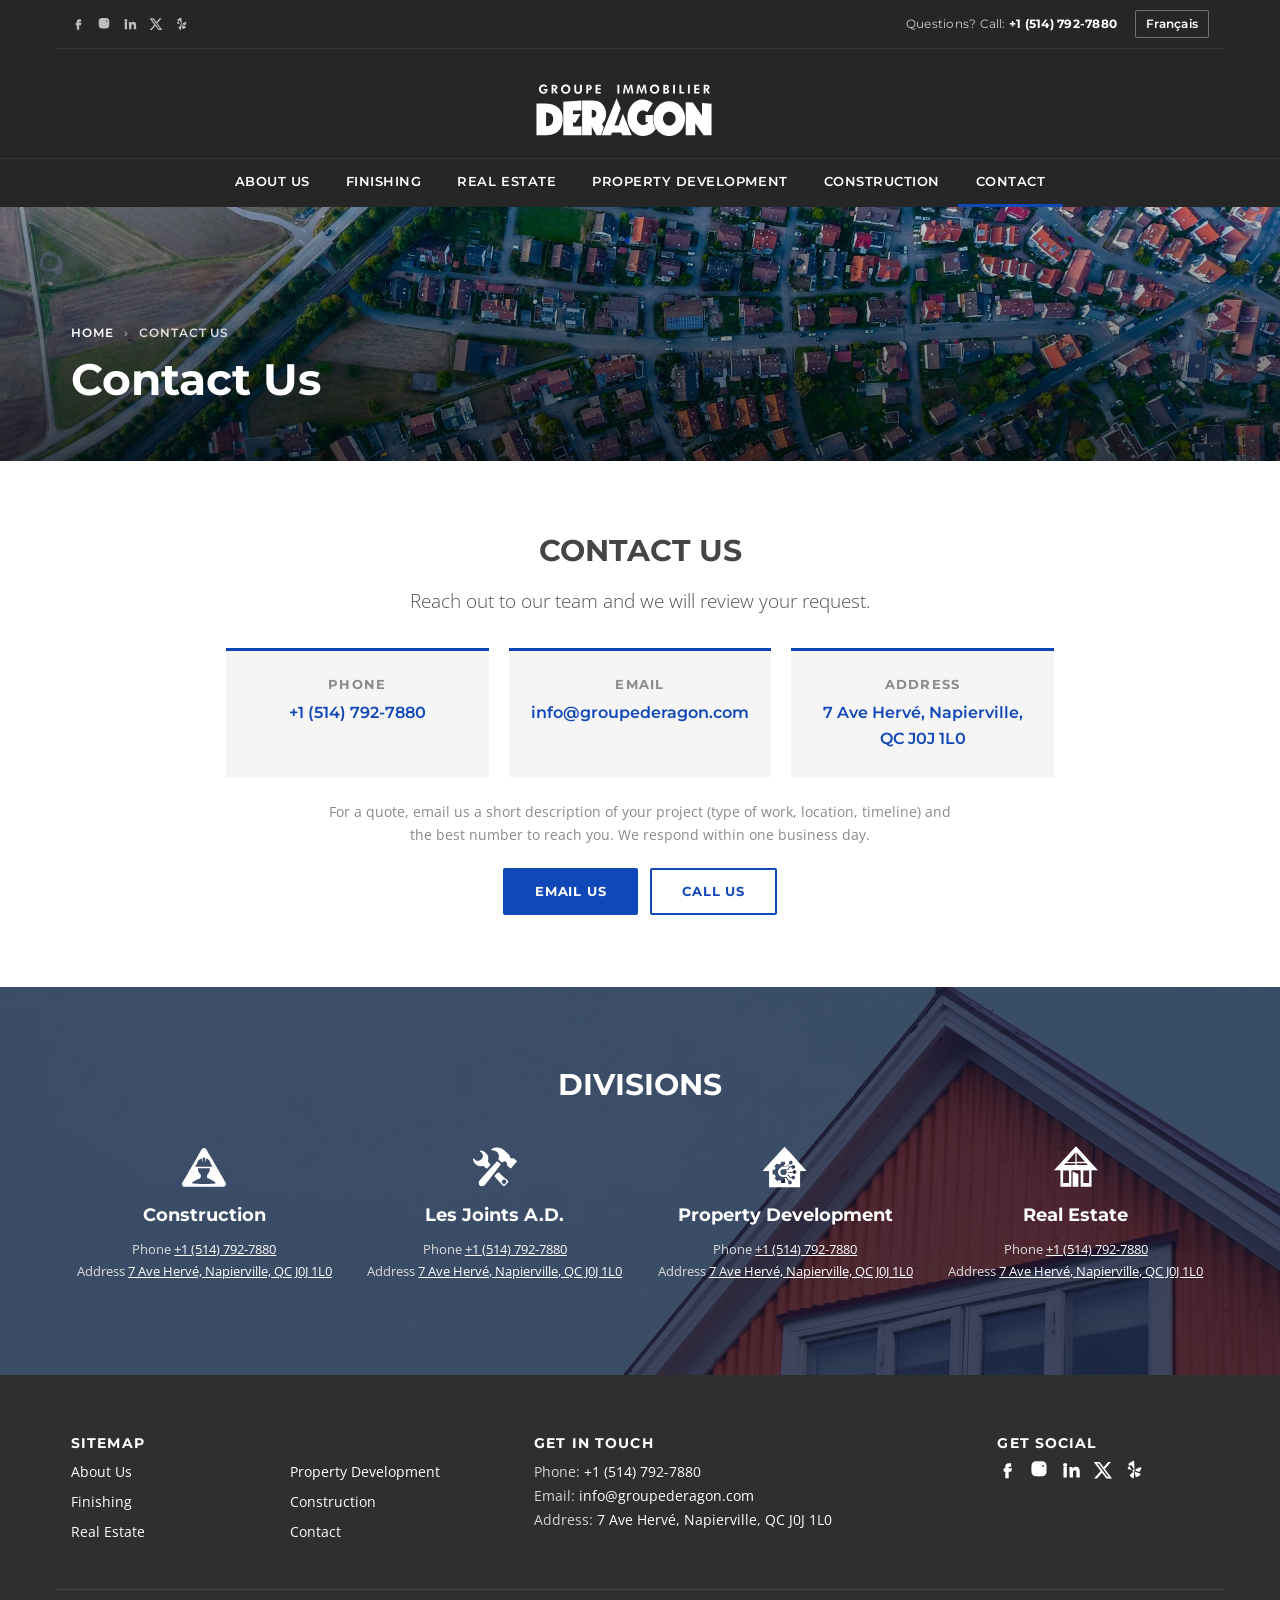
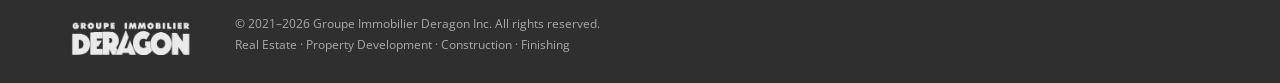
<file: contact/index.html>
<!doctype html>
<html lang="en-CA">
<head>
<meta charset="utf-8">
<meta name="viewport" content="width=device-width, initial-scale=1">
<title>Contact Us — Groupe Immobilier Deragon Inc.</title>
<meta name="description" content="Contact Groupe Immobilier Deragon: +1 (514) 792-7880, info@groupederagon.com, 7 Ave Hervé, Napierville, QC J0J 1L0.">
<link rel="alternate" hreflang="fr" href="../fr/contact/">
<link rel="icon" type="image/png" sizes="32x32" href="../assets/favicon-32.png">
<link rel="apple-touch-icon" href="../assets/apple-touch-icon.png">
<link rel="preconnect" href="https://fonts.googleapis.com"><link rel="preconnect" href="https://fonts.gstatic.com" crossorigin>
<link href="https://fonts.googleapis.com/css2?family=Montserrat:wght@500;600;700&family=Open+Sans:wght@300;400;600;700&display=swap" rel="stylesheet">
<link rel="stylesheet" href="../assets/site.css">
</head>
<body>
<a class="skip" href="#main">Skip to content</a>
<header class="site-header">
  <div class="topbar wrap">
    <div class="social"><a href="https://www.facebook.com/groupederagon" target="_blank" rel="noopener" aria-label="Facebook"><svg viewBox="0 0 24 24" aria-hidden="true"><path d="M14 8h3V4h-3c-2.8 0-4 1.7-4 4.3V10H8v4h2v8h4v-8h3l1-4h-4V8.6c0-.4.3-.6.6-.6z"/></svg></a><a href="https://www.instagram.com/groupederagon/" target="_blank" rel="noopener" aria-label="Instagram"><svg viewBox="0 0 24 24" aria-hidden="true"><path d="M12 7.3A4.7 4.7 0 1 0 16.7 12 4.7 4.7 0 0 0 12 7.3zm0 7.7a3 3 0 1 1 3-3 3 3 0 0 1-3 3zm6-7.9a1.1 1.1 0 1 1-1.1-1.1A1.1 1.1 0 0 1 18 7.1zM21 7a5.4 5.4 0 0 0-1.5-3.9A5.4 5.4 0 0 0 15.6 1.6C14.1 1.5 9.9 1.5 8.4 1.6A5.4 5.4 0 0 0 4.5 3 5.4 5.4 0 0 0 3 7c-.1 1.5-.1 5.7 0 7.2a5.4 5.4 0 0 0 1.5 3.9 5.4 5.4 0 0 0 3.9 1.5c1.5.1 5.7.1 7.2 0a5.4 5.4 0 0 0 3.9-1.5 5.4 5.4 0 0 0 1.5-3.9c.1-1.5.1-5.7 0-7.2z"/></svg></a><a href="https://www.linkedin.com/company/69556279/" target="_blank" rel="noopener" aria-label="LinkedIn"><svg viewBox="0 0 24 24" aria-hidden="true"><path d="M4.98 3.5A2.5 2.5 0 1 1 2.5 6a2.5 2.5 0 0 1 2.48-2.5zM3 8.5h4V21H3zm7 0h3.8v1.7h.1a4.2 4.2 0 0 1 3.8-2c4 0 4.8 2.6 4.8 6.1V21h-4v-5.6c0-1.3 0-3.1-1.9-3.1s-2.2 1.5-2.2 3V21h-4z"/></svg></a><a href="https://twitter.com/groupederagon" target="_blank" rel="noopener" aria-label="Twitter / X"><svg viewBox="0 0 24 24" aria-hidden="true"><path d="M18.2 2.3h3.4l-7.4 8.4 8.7 11.5h-6.8l-5.3-7-6.1 7H1.3l7.9-9L.9 2.3h7l4.8 6.4zm-1.2 17.9h1.9L7 4.2H5z"/></svg></a><a href="https://biz.yelp.com/home/vW1tlJqY5HD8A835CHIRmg/" target="_blank" rel="noopener" aria-label="Yelp"><svg viewBox="0 0 24 24" aria-hidden="true"><path d="M11 2.2c.1-.9-.8-1.5-1.6-1.1C7.1 2.2 5 3.6 4.4 4.3c-.5.6-.3 1.2.1 1.8l4.9 7.8c.7 1.1 2.2.6 2.1-.7zM13 14.4l4.9 1.9c.9.3 1 1.5.2 2-1.4.9-3.2 1.9-3.9 2.1-.8.2-1.3-.3-1.5-1l-1.1-4.2c-.2-.8.6-1.1 1.4-.8zm.3-3.7 4.8-2c.9-.4 1.8.4 1.5 1.3-.5 1.5-1.2 3.1-1.6 3.6-.5.6-1.1.6-1.7.4L13.1 13c-.8-.4-.6-2 .2-2.3zm-2.5 4.9-.1 5.3c0 .9-1 1.4-1.7.9-1.3-1-2.7-2.3-3-2.9-.4-.7-.1-1.2.4-1.6l3.3-2.8c.6-.5 1.1 0 1.1 1.1zm-1.5-3.3-5.1-1.3c-.9-.2-1.2-1.3-.6-2 1-1.2 2.3-2.4 3-2.7.6-.3 1.2 0 1.6.6l2.2 3.6c.4.8-.2 2-1.1 1.8z"/></svg></a></div>
    <div class="topbar-right">
      <span class="call">Questions? Call: <a href="tel:+15147927880">+1 (514) 792-7880</a></span>
      <a class="lang" href="../fr/contact/" hreflang="fr" lang="fr">Français</a>
    </div>
  </div>
  <div class="brand"><a href="../"><img src="../assets/logo.svg" alt="Groupe Immobilier Deragon" width="300" height="86"></a></div>
  <nav class="mainnav" aria-label="Main">
    <input type="checkbox" id="navtoggle" hidden>
    <label for="navtoggle" class="burger" aria-label="Menu"><span></span><span></span><span></span></label>
    <ul><li><a href="../about/">About Us</a></li><li><a href="../finishing/">Finishing</a></li><li><a href="../real-estate/">Real Estate</a></li><li><a href="../development/">Property Development</a></li><li><a href="../construction/">Construction</a></li><li><a href="../contact/" aria-current="page">Contact</a></li></ul>
  </nav>
</header>
<main id="main">
<section class="pagehead" style="background-image:url('../assets/img/banner-contact.webp')">
  <div class="wrap"><nav class="crumbs" aria-label="Breadcrumb"><a href="../">Home</a> <span>›</span> Contact Us</nav>
  <h1>Contact Us</h1></div>
</section>
<section class="block"><div class="wrap narrow center">
  <h2 class="h3">Contact us</h2>
  <p class="lead dark">Reach out to our team and we will review your request.</p>
  <ul class="contact-cards">
    <li><h3>Phone</h3><a href="tel:+15147927880">+1 (514) 792-7880</a></li>
    <li><h3>Email</h3><a href="mailto:info@groupederagon.com?subject=Quote%20request">info@groupederagon.com</a></li>
    <li><h3>Address</h3><a href="https://goo.gl/maps/F1HdtZ9UkwDvxzNq7" target="_blank" rel="noopener">7 Ave Hervé, Napierville, QC J0J 1L0</a></li>
  </ul>
  <p class="note">For a quote, email us a short description of your project (type of work, location, timeline) and the best number to reach you. We respond within one business day.</p>
  <div class="btns"><a class="btn" href="mailto:info@groupederagon.com?subject=Quote%20request">Email us</a> <a class="btn btn-outline" href="tel:+15147927880">Call us</a></div>
</div></section>
<section class="divisions" style="background-image:url('../assets/img/banner-divisions.webp')"><div class="wrap"><h2>Divisions</h2><ul><li><img src="../assets/icons/construction-white.svg" alt="" width="48" height="48"><h3>Construction</h3><p>Phone <a href="tel:+15147927880">+1 (514) 792-7880</a><br>Address <a href="https://goo.gl/maps/F1HdtZ9UkwDvxzNq7" target="_blank" rel="noopener">7 Ave Hervé, Napierville, QC J0J 1L0</a></p></li><li><img src="../assets/icons/finishing-white.svg" alt="" width="48" height="48"><h3>Les Joints A.D.</h3><p>Phone <a href="tel:+15147927880">+1 (514) 792-7880</a><br>Address <a href="https://goo.gl/maps/F1HdtZ9UkwDvxzNq7" target="_blank" rel="noopener">7 Ave Hervé, Napierville, QC J0J 1L0</a></p></li><li><img src="../assets/icons/development-white.svg" alt="" width="48" height="48"><h3>Property Development</h3><p>Phone <a href="tel:+15147927880">+1 (514) 792-7880</a><br>Address <a href="https://goo.gl/maps/F1HdtZ9UkwDvxzNq7" target="_blank" rel="noopener">7 Ave Hervé, Napierville, QC J0J 1L0</a></p></li><li><img src="../assets/icons/real-estate-white.svg" alt="" width="48" height="48"><h3>Real Estate</h3><p>Phone <a href="tel:+15147927880">+1 (514) 792-7880</a><br>Address <a href="https://goo.gl/maps/F1HdtZ9UkwDvxzNq7" target="_blank" rel="noopener">7 Ave Hervé, Napierville, QC J0J 1L0</a></p></li></ul></div></section>
</main>
<footer class="site-footer">
  <div class="wrap fgrid">
    <div><h3>Sitemap</h3><ul class="fnav"><li><a href="../about/">About Us</a></li><li><a href="../finishing/">Finishing</a></li><li><a href="../real-estate/">Real Estate</a></li><li><a href="../development/">Property Development</a></li><li><a href="../construction/">Construction</a></li><li><a href="../contact/">Contact</a></li></ul></div>
    <div><h3>Get in touch</h3>
      <p>Phone: <a href="tel:+15147927880">+1 (514) 792-7880</a><br>
      Email: <a href="mailto:info@groupederagon.com">info@groupederagon.com</a><br>
      Address: <a href="https://goo.gl/maps/F1HdtZ9UkwDvxzNq7" target="_blank" rel="noopener">7 Ave Hervé, Napierville, QC J0J 1L0</a></p></div>
    <div><h3>Get social</h3><div class="social big"><a href="https://www.facebook.com/groupederagon" target="_blank" rel="noopener" aria-label="Facebook"><svg viewBox="0 0 24 24" aria-hidden="true"><path d="M14 8h3V4h-3c-2.8 0-4 1.7-4 4.3V10H8v4h2v8h4v-8h3l1-4h-4V8.6c0-.4.3-.6.6-.6z"/></svg></a><a href="https://www.instagram.com/groupederagon/" target="_blank" rel="noopener" aria-label="Instagram"><svg viewBox="0 0 24 24" aria-hidden="true"><path d="M12 7.3A4.7 4.7 0 1 0 16.7 12 4.7 4.7 0 0 0 12 7.3zm0 7.7a3 3 0 1 1 3-3 3 3 0 0 1-3 3zm6-7.9a1.1 1.1 0 1 1-1.1-1.1A1.1 1.1 0 0 1 18 7.1zM21 7a5.4 5.4 0 0 0-1.5-3.9A5.4 5.4 0 0 0 15.6 1.6C14.1 1.5 9.9 1.5 8.4 1.6A5.4 5.4 0 0 0 4.5 3 5.4 5.4 0 0 0 3 7c-.1 1.5-.1 5.7 0 7.2a5.4 5.4 0 0 0 1.5 3.9 5.4 5.4 0 0 0 3.9 1.5c1.5.1 5.7.1 7.2 0a5.4 5.4 0 0 0 3.9-1.5 5.4 5.4 0 0 0 1.5-3.9c.1-1.5.1-5.7 0-7.2z"/></svg></a><a href="https://www.linkedin.com/company/69556279/" target="_blank" rel="noopener" aria-label="LinkedIn"><svg viewBox="0 0 24 24" aria-hidden="true"><path d="M4.98 3.5A2.5 2.5 0 1 1 2.5 6a2.5 2.5 0 0 1 2.48-2.5zM3 8.5h4V21H3zm7 0h3.8v1.7h.1a4.2 4.2 0 0 1 3.8-2c4 0 4.8 2.6 4.8 6.1V21h-4v-5.6c0-1.3 0-3.1-1.9-3.1s-2.2 1.5-2.2 3V21h-4z"/></svg></a><a href="https://twitter.com/groupederagon" target="_blank" rel="noopener" aria-label="Twitter / X"><svg viewBox="0 0 24 24" aria-hidden="true"><path d="M18.2 2.3h3.4l-7.4 8.4 8.7 11.5h-6.8l-5.3-7-6.1 7H1.3l7.9-9L.9 2.3h7l4.8 6.4zm-1.2 17.9h1.9L7 4.2H5z"/></svg></a><a href="https://biz.yelp.com/home/vW1tlJqY5HD8A835CHIRmg/" target="_blank" rel="noopener" aria-label="Yelp"><svg viewBox="0 0 24 24" aria-hidden="true"><path d="M11 2.2c.1-.9-.8-1.5-1.6-1.1C7.1 2.2 5 3.6 4.4 4.3c-.5.6-.3 1.2.1 1.8l4.9 7.8c.7 1.1 2.2.6 2.1-.7zM13 14.4l4.9 1.9c.9.3 1 1.5.2 2-1.4.9-3.2 1.9-3.9 2.1-.8.2-1.3-.3-1.5-1l-1.1-4.2c-.2-.8.6-1.1 1.4-.8zm.3-3.7 4.8-2c.9-.4 1.8.4 1.5 1.3-.5 1.5-1.2 3.1-1.6 3.6-.5.6-1.1.6-1.7.4L13.1 13c-.8-.4-.6-2 .2-2.3zm-2.5 4.9-.1 5.3c0 .9-1 1.4-1.7.9-1.3-1-2.7-2.3-3-2.9-.4-.7-.1-1.2.4-1.6l3.3-2.8c.6-.5 1.1 0 1.1 1.1zm-1.5-3.3-5.1-1.3c-.9-.2-1.2-1.3-.6-2 1-1.2 2.3-2.4 3-2.7.6-.3 1.2 0 1.6.6l2.2 3.6c.4.8-.2 2-1.1 1.8z"/></svg></a></div></div>
  </div>
  <div class="wrap fbottom">
    <img src="../assets/logo-footer.png" alt="Groupe Immobilier Deragon" width="163" height="47" loading="lazy">
    <p>© 2021–2026 Groupe Immobilier Deragon Inc. All rights reserved.<br><span>Real Estate · Property Development · Construction · Finishing</span></p>
  </div>
</footer>
</body>
</html>
</file>
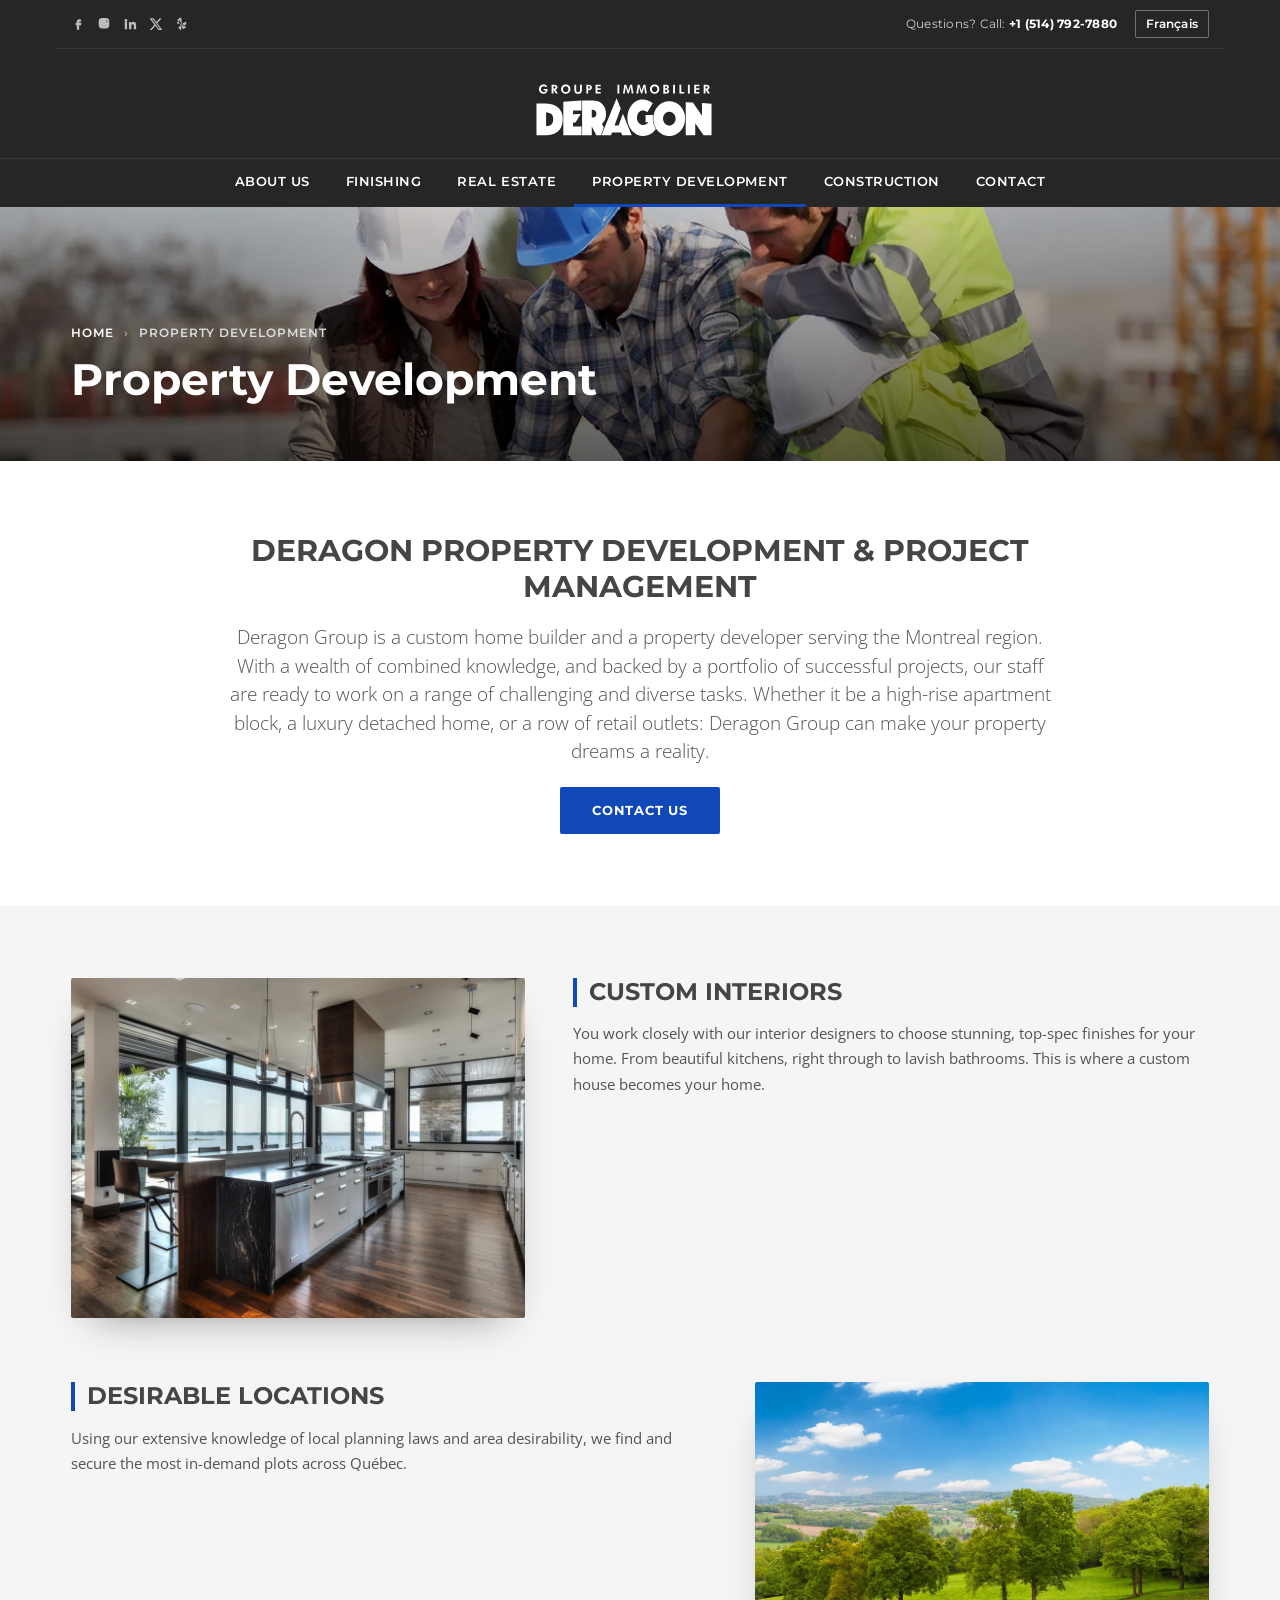
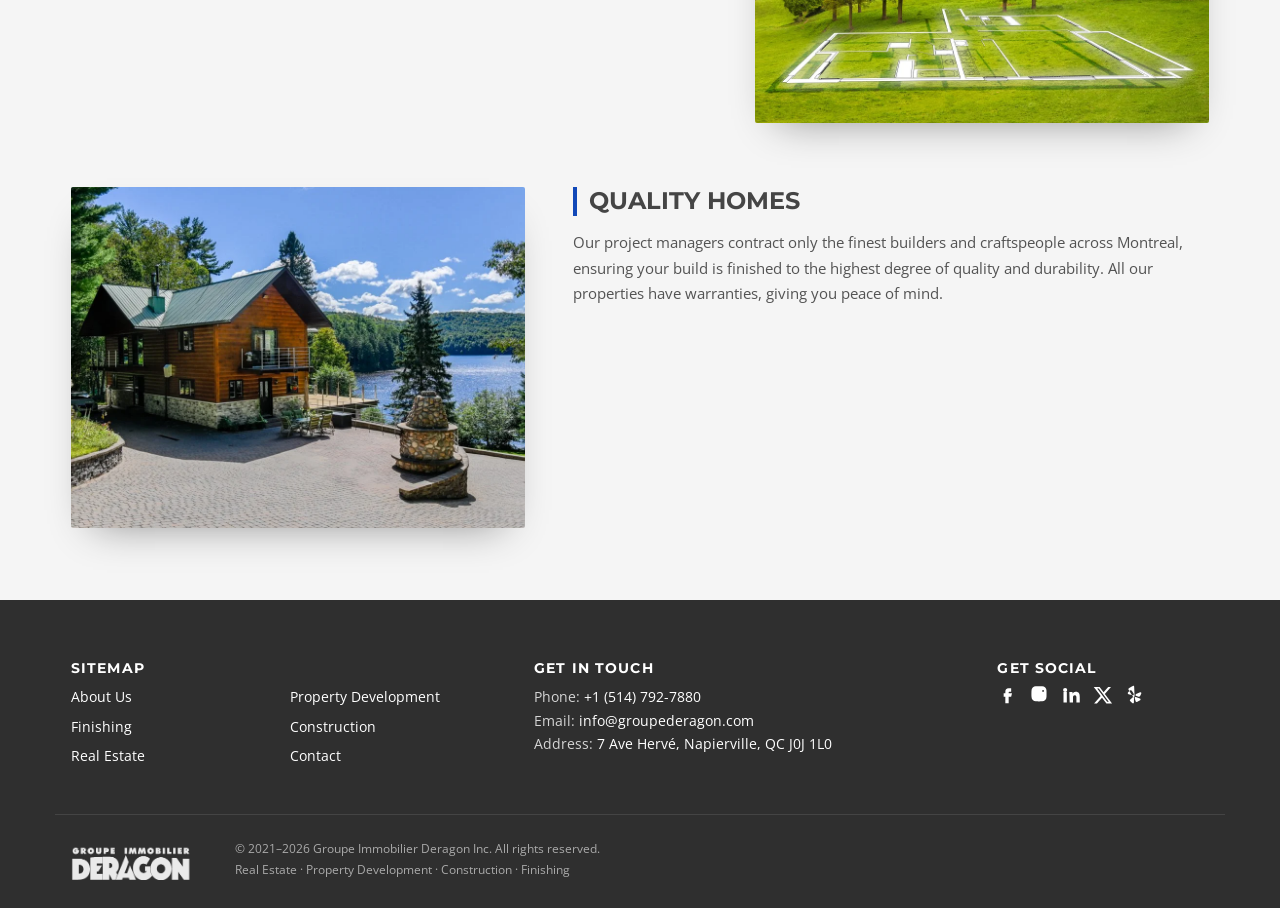
<file: development/index.html>
<!doctype html>
<html lang="en-CA">
<head>
<meta charset="utf-8">
<meta name="viewport" content="width=device-width, initial-scale=1">
<title>Property Development — Groupe Immobilier Deragon Inc.</title>
<meta name="description" content="Custom homes, land and property development managed end to end by Groupe Immobilier Deragon.">
<link rel="alternate" hreflang="fr" href="../fr/gestion/">
<link rel="icon" type="image/png" sizes="32x32" href="../assets/favicon-32.png">
<link rel="apple-touch-icon" href="../assets/apple-touch-icon.png">
<link rel="preconnect" href="https://fonts.googleapis.com"><link rel="preconnect" href="https://fonts.gstatic.com" crossorigin>
<link href="https://fonts.googleapis.com/css2?family=Montserrat:wght@500;600;700&family=Open+Sans:wght@300;400;600;700&display=swap" rel="stylesheet">
<link rel="stylesheet" href="../assets/site.css">
</head>
<body>
<a class="skip" href="#main">Skip to content</a>
<header class="site-header">
  <div class="topbar wrap">
    <div class="social"><a href="https://www.facebook.com/groupederagon" target="_blank" rel="noopener" aria-label="Facebook"><svg viewBox="0 0 24 24" aria-hidden="true"><path d="M14 8h3V4h-3c-2.8 0-4 1.7-4 4.3V10H8v4h2v8h4v-8h3l1-4h-4V8.6c0-.4.3-.6.6-.6z"/></svg></a><a href="https://www.instagram.com/groupederagon/" target="_blank" rel="noopener" aria-label="Instagram"><svg viewBox="0 0 24 24" aria-hidden="true"><path d="M12 7.3A4.7 4.7 0 1 0 16.7 12 4.7 4.7 0 0 0 12 7.3zm0 7.7a3 3 0 1 1 3-3 3 3 0 0 1-3 3zm6-7.9a1.1 1.1 0 1 1-1.1-1.1A1.1 1.1 0 0 1 18 7.1zM21 7a5.4 5.4 0 0 0-1.5-3.9A5.4 5.4 0 0 0 15.6 1.6C14.1 1.5 9.9 1.5 8.4 1.6A5.4 5.4 0 0 0 4.5 3 5.4 5.4 0 0 0 3 7c-.1 1.5-.1 5.7 0 7.2a5.4 5.4 0 0 0 1.5 3.9 5.4 5.4 0 0 0 3.9 1.5c1.5.1 5.7.1 7.2 0a5.4 5.4 0 0 0 3.9-1.5 5.4 5.4 0 0 0 1.5-3.9c.1-1.5.1-5.7 0-7.2z"/></svg></a><a href="https://www.linkedin.com/company/69556279/" target="_blank" rel="noopener" aria-label="LinkedIn"><svg viewBox="0 0 24 24" aria-hidden="true"><path d="M4.98 3.5A2.5 2.5 0 1 1 2.5 6a2.5 2.5 0 0 1 2.48-2.5zM3 8.5h4V21H3zm7 0h3.8v1.7h.1a4.2 4.2 0 0 1 3.8-2c4 0 4.8 2.6 4.8 6.1V21h-4v-5.6c0-1.3 0-3.1-1.9-3.1s-2.2 1.5-2.2 3V21h-4z"/></svg></a><a href="https://twitter.com/groupederagon" target="_blank" rel="noopener" aria-label="Twitter / X"><svg viewBox="0 0 24 24" aria-hidden="true"><path d="M18.2 2.3h3.4l-7.4 8.4 8.7 11.5h-6.8l-5.3-7-6.1 7H1.3l7.9-9L.9 2.3h7l4.8 6.4zm-1.2 17.9h1.9L7 4.2H5z"/></svg></a><a href="https://biz.yelp.com/home/vW1tlJqY5HD8A835CHIRmg/" target="_blank" rel="noopener" aria-label="Yelp"><svg viewBox="0 0 24 24" aria-hidden="true"><path d="M11 2.2c.1-.9-.8-1.5-1.6-1.1C7.1 2.2 5 3.6 4.4 4.3c-.5.6-.3 1.2.1 1.8l4.9 7.8c.7 1.1 2.2.6 2.1-.7zM13 14.4l4.9 1.9c.9.3 1 1.5.2 2-1.4.9-3.2 1.9-3.9 2.1-.8.2-1.3-.3-1.5-1l-1.1-4.2c-.2-.8.6-1.1 1.4-.8zm.3-3.7 4.8-2c.9-.4 1.8.4 1.5 1.3-.5 1.5-1.2 3.1-1.6 3.6-.5.6-1.1.6-1.7.4L13.1 13c-.8-.4-.6-2 .2-2.3zm-2.5 4.9-.1 5.3c0 .9-1 1.4-1.7.9-1.3-1-2.7-2.3-3-2.9-.4-.7-.1-1.2.4-1.6l3.3-2.8c.6-.5 1.1 0 1.1 1.1zm-1.5-3.3-5.1-1.3c-.9-.2-1.2-1.3-.6-2 1-1.2 2.3-2.4 3-2.7.6-.3 1.2 0 1.6.6l2.2 3.6c.4.8-.2 2-1.1 1.8z"/></svg></a></div>
    <div class="topbar-right">
      <span class="call">Questions? Call: <a href="tel:+15147927880">+1 (514) 792-7880</a></span>
      <a class="lang" href="../fr/gestion/" hreflang="fr" lang="fr">Français</a>
    </div>
  </div>
  <div class="brand"><a href="../"><img src="../assets/logo.svg" alt="Groupe Immobilier Deragon" width="300" height="86"></a></div>
  <nav class="mainnav" aria-label="Main">
    <input type="checkbox" id="navtoggle" hidden>
    <label for="navtoggle" class="burger" aria-label="Menu"><span></span><span></span><span></span></label>
    <ul><li><a href="../about/">About Us</a></li><li><a href="../finishing/">Finishing</a></li><li><a href="../real-estate/">Real Estate</a></li><li><a href="../development/" aria-current="page">Property Development</a></li><li><a href="../construction/">Construction</a></li><li><a href="../contact/">Contact</a></li></ul>
  </nav>
</header>
<main id="main">
<section class="pagehead" style="background-image:url('../assets/img/team-plans.webp')">
  <div class="wrap"><nav class="crumbs" aria-label="Breadcrumb"><a href="../">Home</a> <span>›</span> Property Development</nav>
  <h1>Property Development</h1></div>
</section>
<section class="block"><div class="wrap narrow center"><h2 class="h3">Deragon property development &amp; project management</h2><p class="lead dark">Deragon Group is a custom home builder and a property developer serving the Montreal region. With a wealth of combined knowledge, and backed by a portfolio of successful projects, our staff are ready to work on a range of challenging and diverse tasks. Whether it be a high-rise apartment block, a luxury detached home, or a row of retail outlets: Deragon Group can make your property dreams a reality.</p>
<div class="btns"><a class="btn" href="../contact/">Contact us</a></div></div></section>
<section class="block alt"><div class="wrap features"><article class="feature">
  <figure><img src="../assets/img/dev-interiors.webp" alt="Custom interiors" loading="lazy"></figure>
  <div><h3>Custom interiors</h3><p>You work closely with our interior designers to choose stunning, top-spec finishes for your home. From beautiful kitchens, right through to lavish bathrooms. This is where a custom house becomes your home.</p></div></article><article class="feature rev">
  <figure><img src="../assets/img/dev-land.webp" alt="Desirable locations" loading="lazy"></figure>
  <div><h3>Desirable locations</h3><p>Using our extensive knowledge of local planning laws and area desirability, we find and secure the most in-demand plots across Québec.</p></div></article><article class="feature">
  <figure><img src="../assets/img/dev-quality.webp" alt="Quality homes" loading="lazy"></figure>
  <div><h3>Quality homes</h3><p>Our project managers contract only the finest builders and craftspeople across Montreal, ensuring your build is finished to the highest degree of quality and durability. All our properties have warranties, giving you peace of mind.</p></div></article></div></section>
</main>
<footer class="site-footer">
  <div class="wrap fgrid">
    <div><h3>Sitemap</h3><ul class="fnav"><li><a href="../about/">About Us</a></li><li><a href="../finishing/">Finishing</a></li><li><a href="../real-estate/">Real Estate</a></li><li><a href="../development/">Property Development</a></li><li><a href="../construction/">Construction</a></li><li><a href="../contact/">Contact</a></li></ul></div>
    <div><h3>Get in touch</h3>
      <p>Phone: <a href="tel:+15147927880">+1 (514) 792-7880</a><br>
      Email: <a href="mailto:info@groupederagon.com">info@groupederagon.com</a><br>
      Address: <a href="https://goo.gl/maps/F1HdtZ9UkwDvxzNq7" target="_blank" rel="noopener">7 Ave Hervé, Napierville, QC J0J 1L0</a></p></div>
    <div><h3>Get social</h3><div class="social big"><a href="https://www.facebook.com/groupederagon" target="_blank" rel="noopener" aria-label="Facebook"><svg viewBox="0 0 24 24" aria-hidden="true"><path d="M14 8h3V4h-3c-2.8 0-4 1.7-4 4.3V10H8v4h2v8h4v-8h3l1-4h-4V8.6c0-.4.3-.6.6-.6z"/></svg></a><a href="https://www.instagram.com/groupederagon/" target="_blank" rel="noopener" aria-label="Instagram"><svg viewBox="0 0 24 24" aria-hidden="true"><path d="M12 7.3A4.7 4.7 0 1 0 16.7 12 4.7 4.7 0 0 0 12 7.3zm0 7.7a3 3 0 1 1 3-3 3 3 0 0 1-3 3zm6-7.9a1.1 1.1 0 1 1-1.1-1.1A1.1 1.1 0 0 1 18 7.1zM21 7a5.4 5.4 0 0 0-1.5-3.9A5.4 5.4 0 0 0 15.6 1.6C14.1 1.5 9.9 1.5 8.4 1.6A5.4 5.4 0 0 0 4.5 3 5.4 5.4 0 0 0 3 7c-.1 1.5-.1 5.7 0 7.2a5.4 5.4 0 0 0 1.5 3.9 5.4 5.4 0 0 0 3.9 1.5c1.5.1 5.7.1 7.2 0a5.4 5.4 0 0 0 3.9-1.5 5.4 5.4 0 0 0 1.5-3.9c.1-1.5.1-5.7 0-7.2z"/></svg></a><a href="https://www.linkedin.com/company/69556279/" target="_blank" rel="noopener" aria-label="LinkedIn"><svg viewBox="0 0 24 24" aria-hidden="true"><path d="M4.98 3.5A2.5 2.5 0 1 1 2.5 6a2.5 2.5 0 0 1 2.48-2.5zM3 8.5h4V21H3zm7 0h3.8v1.7h.1a4.2 4.2 0 0 1 3.8-2c4 0 4.8 2.6 4.8 6.1V21h-4v-5.6c0-1.3 0-3.1-1.9-3.1s-2.2 1.5-2.2 3V21h-4z"/></svg></a><a href="https://twitter.com/groupederagon" target="_blank" rel="noopener" aria-label="Twitter / X"><svg viewBox="0 0 24 24" aria-hidden="true"><path d="M18.2 2.3h3.4l-7.4 8.4 8.7 11.5h-6.8l-5.3-7-6.1 7H1.3l7.9-9L.9 2.3h7l4.8 6.4zm-1.2 17.9h1.9L7 4.2H5z"/></svg></a><a href="https://biz.yelp.com/home/vW1tlJqY5HD8A835CHIRmg/" target="_blank" rel="noopener" aria-label="Yelp"><svg viewBox="0 0 24 24" aria-hidden="true"><path d="M11 2.2c.1-.9-.8-1.5-1.6-1.1C7.1 2.2 5 3.6 4.4 4.3c-.5.6-.3 1.2.1 1.8l4.9 7.8c.7 1.1 2.2.6 2.1-.7zM13 14.4l4.9 1.9c.9.3 1 1.5.2 2-1.4.9-3.2 1.9-3.9 2.1-.8.2-1.3-.3-1.5-1l-1.1-4.2c-.2-.8.6-1.1 1.4-.8zm.3-3.7 4.8-2c.9-.4 1.8.4 1.5 1.3-.5 1.5-1.2 3.1-1.6 3.6-.5.6-1.1.6-1.7.4L13.1 13c-.8-.4-.6-2 .2-2.3zm-2.5 4.9-.1 5.3c0 .9-1 1.4-1.7.9-1.3-1-2.7-2.3-3-2.9-.4-.7-.1-1.2.4-1.6l3.3-2.8c.6-.5 1.1 0 1.1 1.1zm-1.5-3.3-5.1-1.3c-.9-.2-1.2-1.3-.6-2 1-1.2 2.3-2.4 3-2.7.6-.3 1.2 0 1.6.6l2.2 3.6c.4.8-.2 2-1.1 1.8z"/></svg></a></div></div>
  </div>
  <div class="wrap fbottom">
    <img src="../assets/logo-footer.png" alt="Groupe Immobilier Deragon" width="163" height="47" loading="lazy">
    <p>© 2021–2026 Groupe Immobilier Deragon Inc. All rights reserved.<br><span>Real Estate · Property Development · Construction · Finishing</span></p>
  </div>
</footer>
</body>
</html>
</file>
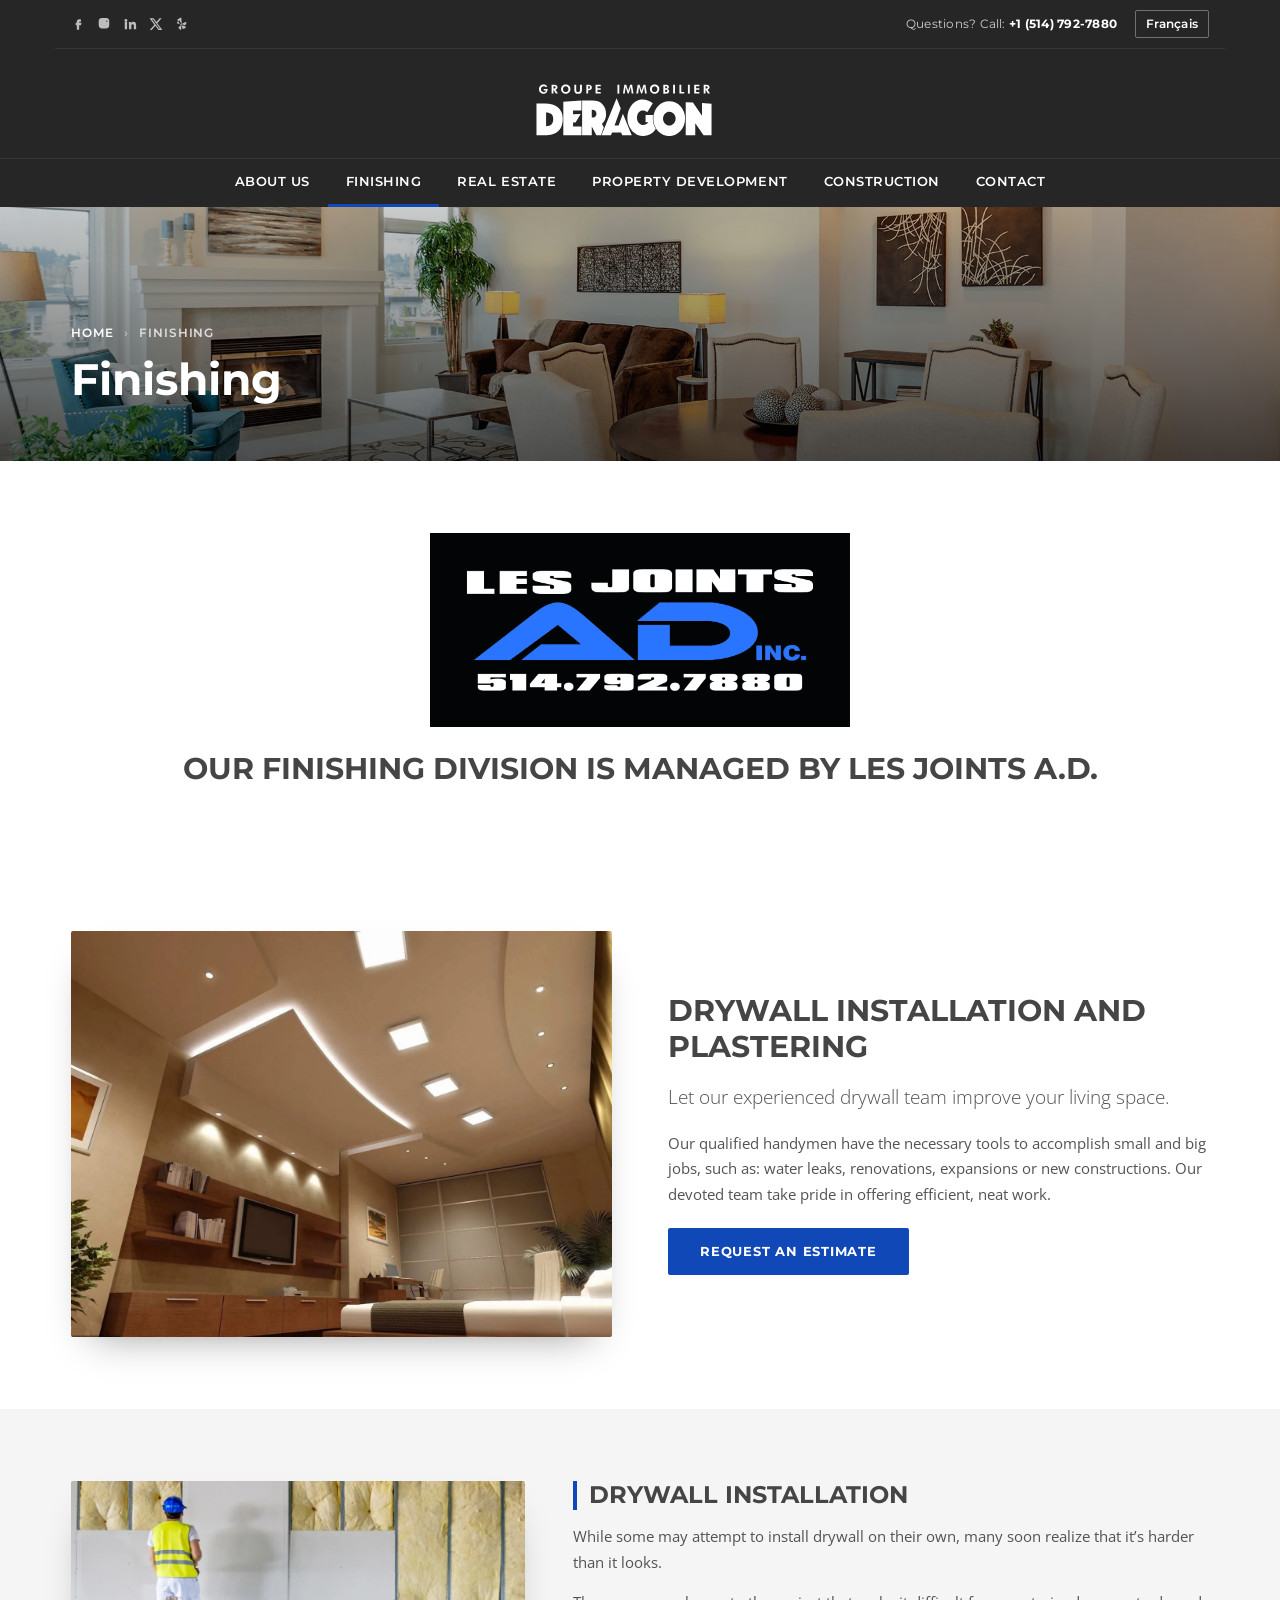
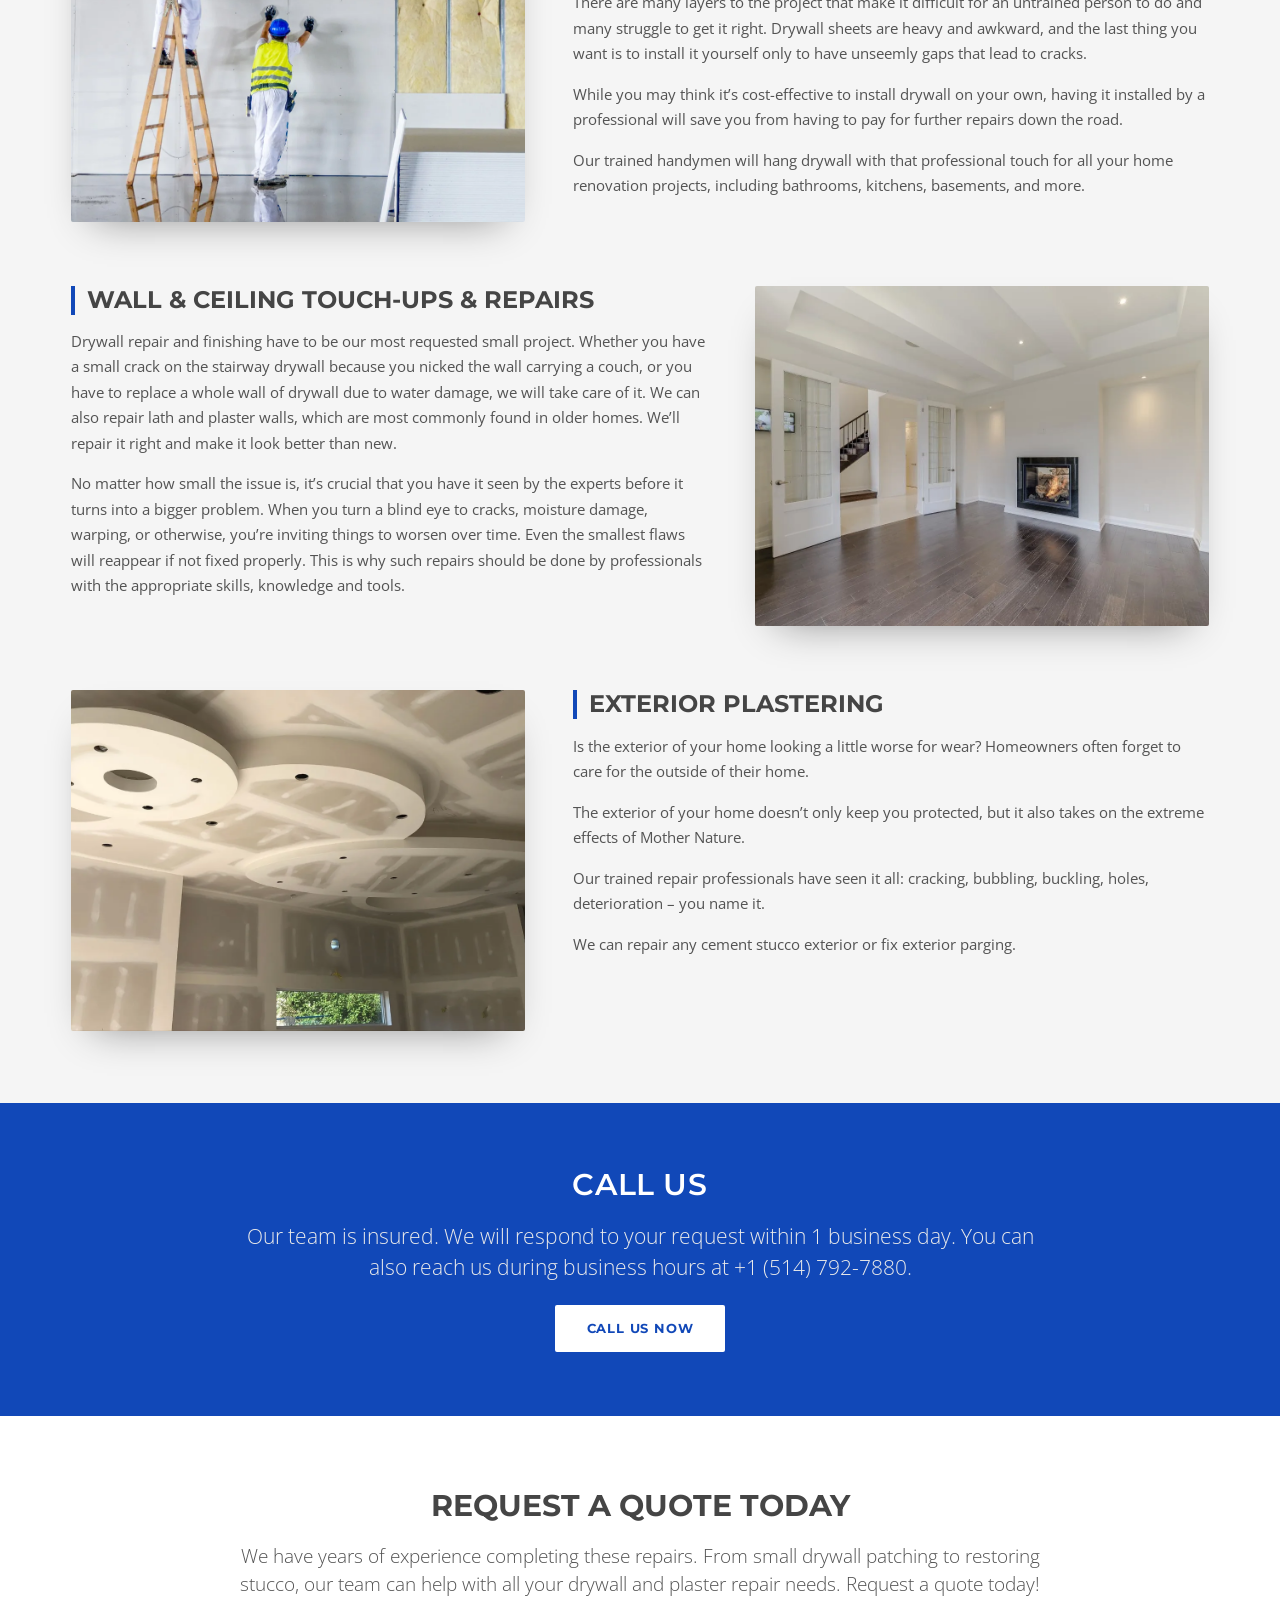
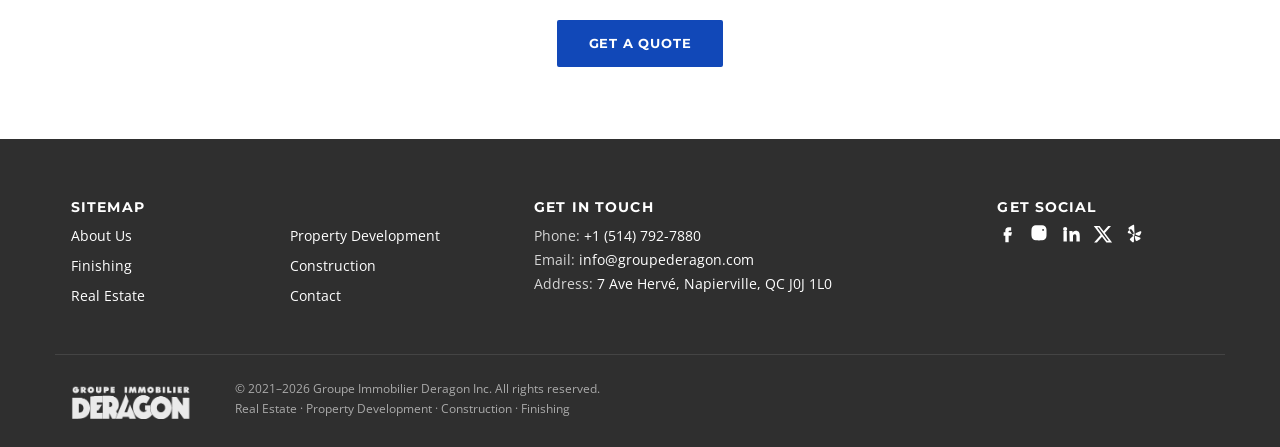
<file: finishing/index.html>
<!doctype html>
<html lang="en-CA">
<head>
<meta charset="utf-8">
<meta name="viewport" content="width=device-width, initial-scale=1">
<title>Finishing — Groupe Immobilier Deragon Inc.</title>
<meta name="description" content="Drywall installation, taping, plastering and repairs by Les Joints A.D., the finishing division of Groupe Immobilier Deragon.">
<link rel="alternate" hreflang="fr" href="../fr/tirage/">
<link rel="icon" type="image/png" sizes="32x32" href="../assets/favicon-32.png">
<link rel="apple-touch-icon" href="../assets/apple-touch-icon.png">
<link rel="preconnect" href="https://fonts.googleapis.com"><link rel="preconnect" href="https://fonts.gstatic.com" crossorigin>
<link href="https://fonts.googleapis.com/css2?family=Montserrat:wght@500;600;700&family=Open+Sans:wght@300;400;600;700&display=swap" rel="stylesheet">
<link rel="stylesheet" href="../assets/site.css">
</head>
<body>
<a class="skip" href="#main">Skip to content</a>
<header class="site-header">
  <div class="topbar wrap">
    <div class="social"><a href="https://www.facebook.com/groupederagon" target="_blank" rel="noopener" aria-label="Facebook"><svg viewBox="0 0 24 24" aria-hidden="true"><path d="M14 8h3V4h-3c-2.8 0-4 1.7-4 4.3V10H8v4h2v8h4v-8h3l1-4h-4V8.6c0-.4.3-.6.6-.6z"/></svg></a><a href="https://www.instagram.com/groupederagon/" target="_blank" rel="noopener" aria-label="Instagram"><svg viewBox="0 0 24 24" aria-hidden="true"><path d="M12 7.3A4.7 4.7 0 1 0 16.7 12 4.7 4.7 0 0 0 12 7.3zm0 7.7a3 3 0 1 1 3-3 3 3 0 0 1-3 3zm6-7.9a1.1 1.1 0 1 1-1.1-1.1A1.1 1.1 0 0 1 18 7.1zM21 7a5.4 5.4 0 0 0-1.5-3.9A5.4 5.4 0 0 0 15.6 1.6C14.1 1.5 9.9 1.5 8.4 1.6A5.4 5.4 0 0 0 4.5 3 5.4 5.4 0 0 0 3 7c-.1 1.5-.1 5.7 0 7.2a5.4 5.4 0 0 0 1.5 3.9 5.4 5.4 0 0 0 3.9 1.5c1.5.1 5.7.1 7.2 0a5.4 5.4 0 0 0 3.9-1.5 5.4 5.4 0 0 0 1.5-3.9c.1-1.5.1-5.7 0-7.2z"/></svg></a><a href="https://www.linkedin.com/company/69556279/" target="_blank" rel="noopener" aria-label="LinkedIn"><svg viewBox="0 0 24 24" aria-hidden="true"><path d="M4.98 3.5A2.5 2.5 0 1 1 2.5 6a2.5 2.5 0 0 1 2.48-2.5zM3 8.5h4V21H3zm7 0h3.8v1.7h.1a4.2 4.2 0 0 1 3.8-2c4 0 4.8 2.6 4.8 6.1V21h-4v-5.6c0-1.3 0-3.1-1.9-3.1s-2.2 1.5-2.2 3V21h-4z"/></svg></a><a href="https://twitter.com/groupederagon" target="_blank" rel="noopener" aria-label="Twitter / X"><svg viewBox="0 0 24 24" aria-hidden="true"><path d="M18.2 2.3h3.4l-7.4 8.4 8.7 11.5h-6.8l-5.3-7-6.1 7H1.3l7.9-9L.9 2.3h7l4.8 6.4zm-1.2 17.9h1.9L7 4.2H5z"/></svg></a><a href="https://biz.yelp.com/home/vW1tlJqY5HD8A835CHIRmg/" target="_blank" rel="noopener" aria-label="Yelp"><svg viewBox="0 0 24 24" aria-hidden="true"><path d="M11 2.2c.1-.9-.8-1.5-1.6-1.1C7.1 2.2 5 3.6 4.4 4.3c-.5.6-.3 1.2.1 1.8l4.9 7.8c.7 1.1 2.2.6 2.1-.7zM13 14.4l4.9 1.9c.9.3 1 1.5.2 2-1.4.9-3.2 1.9-3.9 2.1-.8.2-1.3-.3-1.5-1l-1.1-4.2c-.2-.8.6-1.1 1.4-.8zm.3-3.7 4.8-2c.9-.4 1.8.4 1.5 1.3-.5 1.5-1.2 3.1-1.6 3.6-.5.6-1.1.6-1.7.4L13.1 13c-.8-.4-.6-2 .2-2.3zm-2.5 4.9-.1 5.3c0 .9-1 1.4-1.7.9-1.3-1-2.7-2.3-3-2.9-.4-.7-.1-1.2.4-1.6l3.3-2.8c.6-.5 1.1 0 1.1 1.1zm-1.5-3.3-5.1-1.3c-.9-.2-1.2-1.3-.6-2 1-1.2 2.3-2.4 3-2.7.6-.3 1.2 0 1.6.6l2.2 3.6c.4.8-.2 2-1.1 1.8z"/></svg></a></div>
    <div class="topbar-right">
      <span class="call">Questions? Call: <a href="tel:+15147927880">+1 (514) 792-7880</a></span>
      <a class="lang" href="../fr/tirage/" hreflang="fr" lang="fr">Français</a>
    </div>
  </div>
  <div class="brand"><a href="../"><img src="../assets/logo.svg" alt="Groupe Immobilier Deragon" width="300" height="86"></a></div>
  <nav class="mainnav" aria-label="Main">
    <input type="checkbox" id="navtoggle" hidden>
    <label for="navtoggle" class="burger" aria-label="Menu"><span></span><span></span><span></span></label>
    <ul><li><a href="../about/">About Us</a></li><li><a href="../finishing/" aria-current="page">Finishing</a></li><li><a href="../real-estate/">Real Estate</a></li><li><a href="../development/">Property Development</a></li><li><a href="../construction/">Construction</a></li><li><a href="../contact/">Contact</a></li></ul>
  </nav>
</header>
<main id="main">
<section class="pagehead" style="background-image:url('../assets/img/banner-interior.webp')">
  <div class="wrap"><nav class="crumbs" aria-label="Breadcrumb"><a href="../">Home</a> <span>›</span> Finishing</nav>
  <h1>Finishing</h1></div>
</section>
<section class="block"><div class="wrap jad"><img src="../assets/img/logo-joints-ad.webp" alt="Les Joints A.D. Inc." width="560" height="259" loading="lazy">
<h2 class="h3">Our finishing division is managed by Les Joints A.D.</h2></div></section>
<section class="block"><div class="wrap split">
  <figure><img src="../assets/img/finishing-ceiling.webp" alt="Drywall ceiling" loading="lazy"></figure>
  <div><h2 class="h3">Drywall installation and plastering</h2><p class="lead dark">Let our experienced drywall team improve your living space.</p><p>Our qualified handymen have the necessary tools to accomplish small and big jobs, such as: water leaks, renovations, expansions or new constructions. Our devoted team take pride in offering efficient, neat work.</p><div class="btns"><a class="btn" href="../contact/">Request an estimate</a></div></div></div></section>
<section class="block alt"><div class="wrap features"><article class="feature">
  <figure><img src="../assets/img/finishing-drywall.webp" alt="Drywall installation" loading="lazy"></figure>
  <div><h3>Drywall installation</h3><p>While some may attempt to install drywall on their own, many soon realize that it’s harder than it looks.</p><p>There are many layers to the project that make it difficult for an untrained person to do and many struggle to get it right. Drywall sheets are heavy and awkward, and the last thing you want is to install it yourself only to have unseemly gaps that lead to cracks.</p><p>While you may think it’s cost-effective to install drywall on your own, having it installed by a professional will save you from having to pay for further repairs down the road.</p><p>Our trained handymen will hang drywall with that professional touch for all your home renovation projects, including bathrooms, kitchens, basements, and more.</p></div></article><article class="feature rev">
  <figure><img src="../assets/img/finishing-repairs.webp" alt="Wall &amp; ceiling touch-ups &amp; repairs" loading="lazy"></figure>
  <div><h3>Wall &amp; ceiling touch-ups &amp; repairs</h3><p>Drywall repair and finishing have to be our most requested small project. Whether you have a small crack on the stairway drywall because you nicked the wall carrying a couch, or you have to replace a whole wall of drywall due to water damage, we will take care of it. We can also repair lath and plaster walls, which are most commonly found in older homes. We’ll repair it right and make it look better than new.</p><p>No matter how small the issue is, it’s crucial that you have it seen by the experts before it turns into a bigger problem. When you turn a blind eye to cracks, moisture damage, warping, or otherwise, you’re inviting things to worsen over time. Even the smallest flaws will reappear if not fixed properly. This is why such repairs should be done by professionals with the appropriate skills, knowledge and tools.</p></div></article><article class="feature">
  <figure><img src="../assets/img/panel-finishing.webp" alt="Exterior plastering" loading="lazy"></figure>
  <div><h3>Exterior plastering</h3><p>Is the exterior of your home looking a little worse for wear? Homeowners often forget to care for the outside of their home.</p><p>The exterior of your home doesn’t only keep you protected, but it also takes on the extreme effects of Mother Nature.</p><p>Our trained repair professionals have seen it all: cracking, bubbling, buckling, holes, deterioration – you name it.</p><p>We can repair any cement stucco exterior or fix exterior parging.</p></div></article></div></section>
<section class="cta"><div class="wrap narrow">
  <h2>Call us</h2><p class="lead">Our team is insured. We will respond to your request within 1 business day. You can also reach us during business hours at +1 (514) 792-7880.</p><div class="btns"><a class="btn btn-light" href="tel:+15147927880">Call us now</a></div></div></section>
<section class="block"><div class="wrap narrow center"><h2 class="h3">Request a quote today</h2>
<p class="lead dark">We have years of experience completing these repairs. From small drywall patching to restoring stucco, our team can help with all your drywall and plaster repair needs. Request a quote today!</p>
<div class="btns"><a class="btn" href="../contact/">Get a quote</a></div></div></section>
</main>
<footer class="site-footer">
  <div class="wrap fgrid">
    <div><h3>Sitemap</h3><ul class="fnav"><li><a href="../about/">About Us</a></li><li><a href="../finishing/">Finishing</a></li><li><a href="../real-estate/">Real Estate</a></li><li><a href="../development/">Property Development</a></li><li><a href="../construction/">Construction</a></li><li><a href="../contact/">Contact</a></li></ul></div>
    <div><h3>Get in touch</h3>
      <p>Phone: <a href="tel:+15147927880">+1 (514) 792-7880</a><br>
      Email: <a href="mailto:info@groupederagon.com">info@groupederagon.com</a><br>
      Address: <a href="https://goo.gl/maps/F1HdtZ9UkwDvxzNq7" target="_blank" rel="noopener">7 Ave Hervé, Napierville, QC J0J 1L0</a></p></div>
    <div><h3>Get social</h3><div class="social big"><a href="https://www.facebook.com/groupederagon" target="_blank" rel="noopener" aria-label="Facebook"><svg viewBox="0 0 24 24" aria-hidden="true"><path d="M14 8h3V4h-3c-2.8 0-4 1.7-4 4.3V10H8v4h2v8h4v-8h3l1-4h-4V8.6c0-.4.3-.6.6-.6z"/></svg></a><a href="https://www.instagram.com/groupederagon/" target="_blank" rel="noopener" aria-label="Instagram"><svg viewBox="0 0 24 24" aria-hidden="true"><path d="M12 7.3A4.7 4.7 0 1 0 16.7 12 4.7 4.7 0 0 0 12 7.3zm0 7.7a3 3 0 1 1 3-3 3 3 0 0 1-3 3zm6-7.9a1.1 1.1 0 1 1-1.1-1.1A1.1 1.1 0 0 1 18 7.1zM21 7a5.4 5.4 0 0 0-1.5-3.9A5.4 5.4 0 0 0 15.6 1.6C14.1 1.5 9.9 1.5 8.4 1.6A5.4 5.4 0 0 0 4.5 3 5.4 5.4 0 0 0 3 7c-.1 1.5-.1 5.7 0 7.2a5.4 5.4 0 0 0 1.5 3.9 5.4 5.4 0 0 0 3.9 1.5c1.5.1 5.7.1 7.2 0a5.4 5.4 0 0 0 3.9-1.5 5.4 5.4 0 0 0 1.5-3.9c.1-1.5.1-5.7 0-7.2z"/></svg></a><a href="https://www.linkedin.com/company/69556279/" target="_blank" rel="noopener" aria-label="LinkedIn"><svg viewBox="0 0 24 24" aria-hidden="true"><path d="M4.98 3.5A2.5 2.5 0 1 1 2.5 6a2.5 2.5 0 0 1 2.48-2.5zM3 8.5h4V21H3zm7 0h3.8v1.7h.1a4.2 4.2 0 0 1 3.8-2c4 0 4.8 2.6 4.8 6.1V21h-4v-5.6c0-1.3 0-3.1-1.9-3.1s-2.2 1.5-2.2 3V21h-4z"/></svg></a><a href="https://twitter.com/groupederagon" target="_blank" rel="noopener" aria-label="Twitter / X"><svg viewBox="0 0 24 24" aria-hidden="true"><path d="M18.2 2.3h3.4l-7.4 8.4 8.7 11.5h-6.8l-5.3-7-6.1 7H1.3l7.9-9L.9 2.3h7l4.8 6.4zm-1.2 17.9h1.9L7 4.2H5z"/></svg></a><a href="https://biz.yelp.com/home/vW1tlJqY5HD8A835CHIRmg/" target="_blank" rel="noopener" aria-label="Yelp"><svg viewBox="0 0 24 24" aria-hidden="true"><path d="M11 2.2c.1-.9-.8-1.5-1.6-1.1C7.1 2.2 5 3.6 4.4 4.3c-.5.6-.3 1.2.1 1.8l4.9 7.8c.7 1.1 2.2.6 2.1-.7zM13 14.4l4.9 1.9c.9.3 1 1.5.2 2-1.4.9-3.2 1.9-3.9 2.1-.8.2-1.3-.3-1.5-1l-1.1-4.2c-.2-.8.6-1.1 1.4-.8zm.3-3.7 4.8-2c.9-.4 1.8.4 1.5 1.3-.5 1.5-1.2 3.1-1.6 3.6-.5.6-1.1.6-1.7.4L13.1 13c-.8-.4-.6-2 .2-2.3zm-2.5 4.9-.1 5.3c0 .9-1 1.4-1.7.9-1.3-1-2.7-2.3-3-2.9-.4-.7-.1-1.2.4-1.6l3.3-2.8c.6-.5 1.1 0 1.1 1.1zm-1.5-3.3-5.1-1.3c-.9-.2-1.2-1.3-.6-2 1-1.2 2.3-2.4 3-2.7.6-.3 1.2 0 1.6.6l2.2 3.6c.4.8-.2 2-1.1 1.8z"/></svg></a></div></div>
  </div>
  <div class="wrap fbottom">
    <img src="../assets/logo-footer.png" alt="Groupe Immobilier Deragon" width="163" height="47" loading="lazy">
    <p>© 2021–2026 Groupe Immobilier Deragon Inc. All rights reserved.<br><span>Real Estate · Property Development · Construction · Finishing</span></p>
  </div>
</footer>
</body>
</html>
</file>
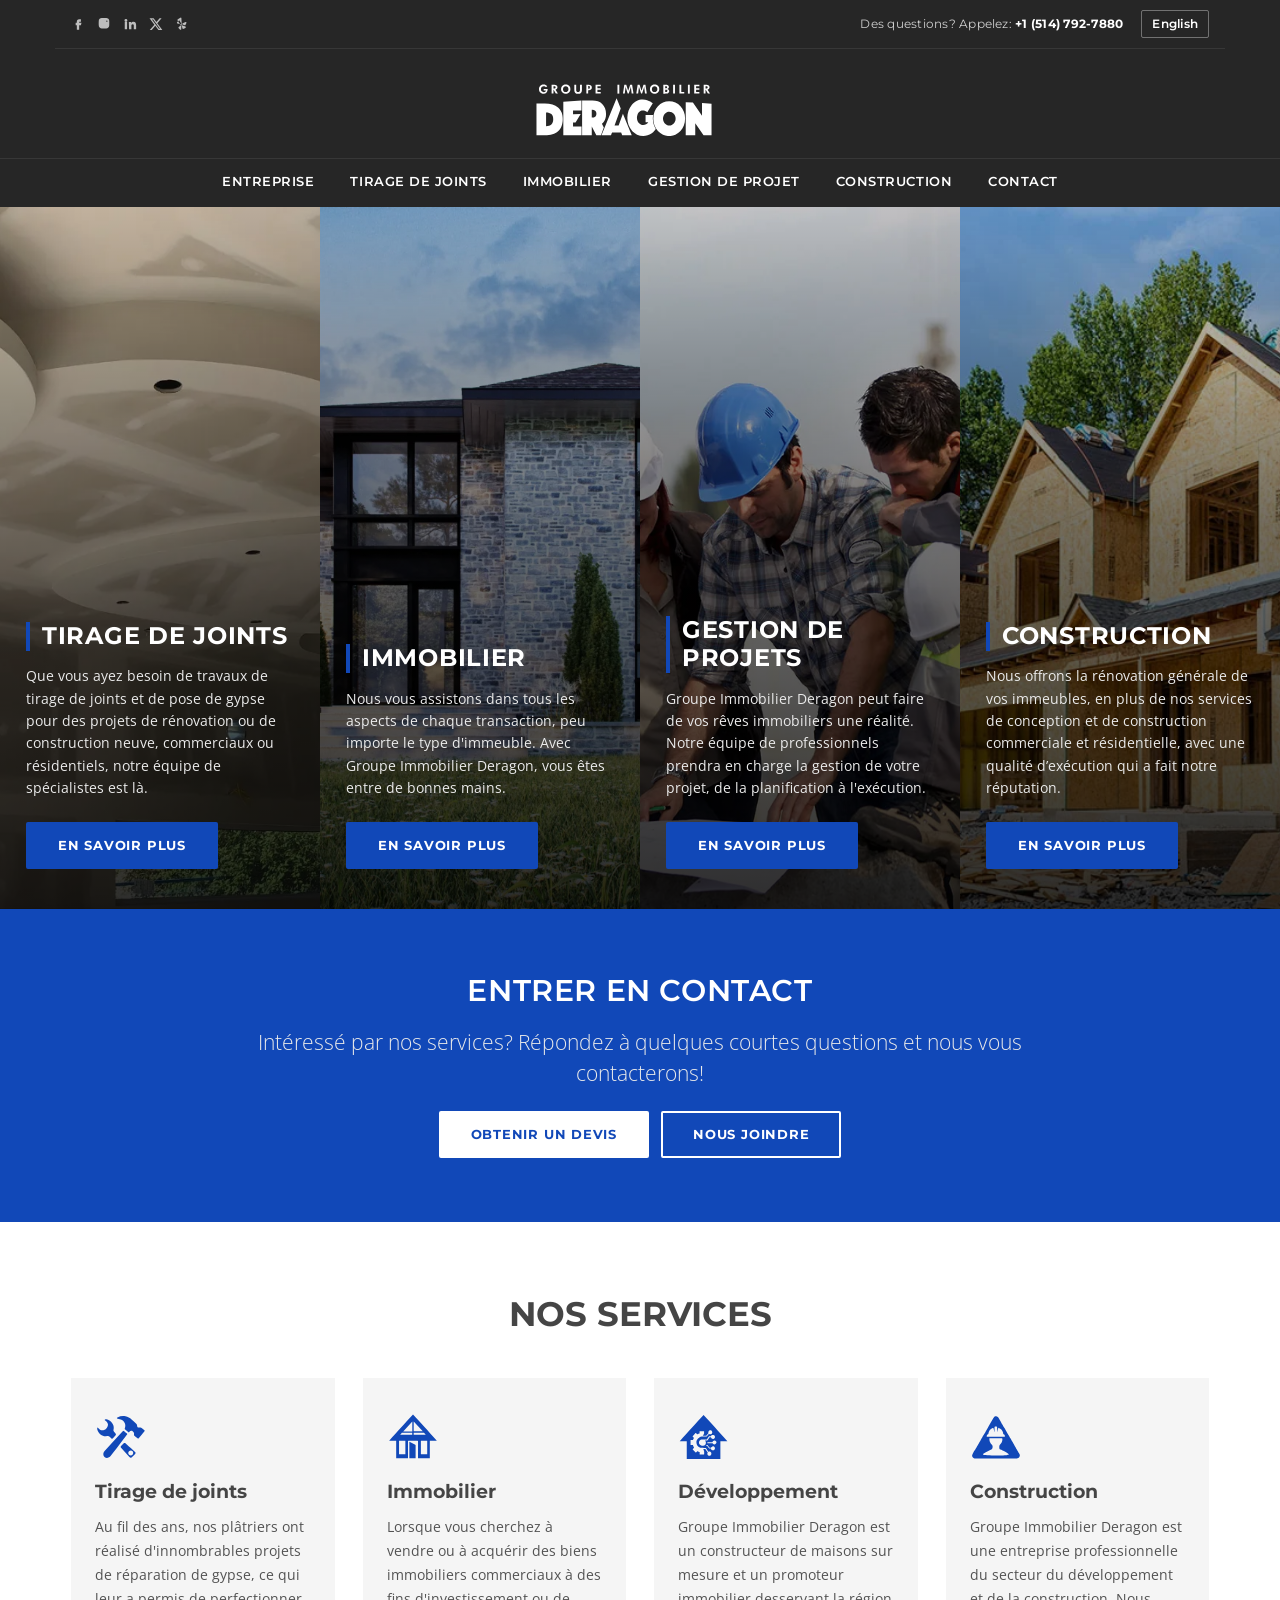
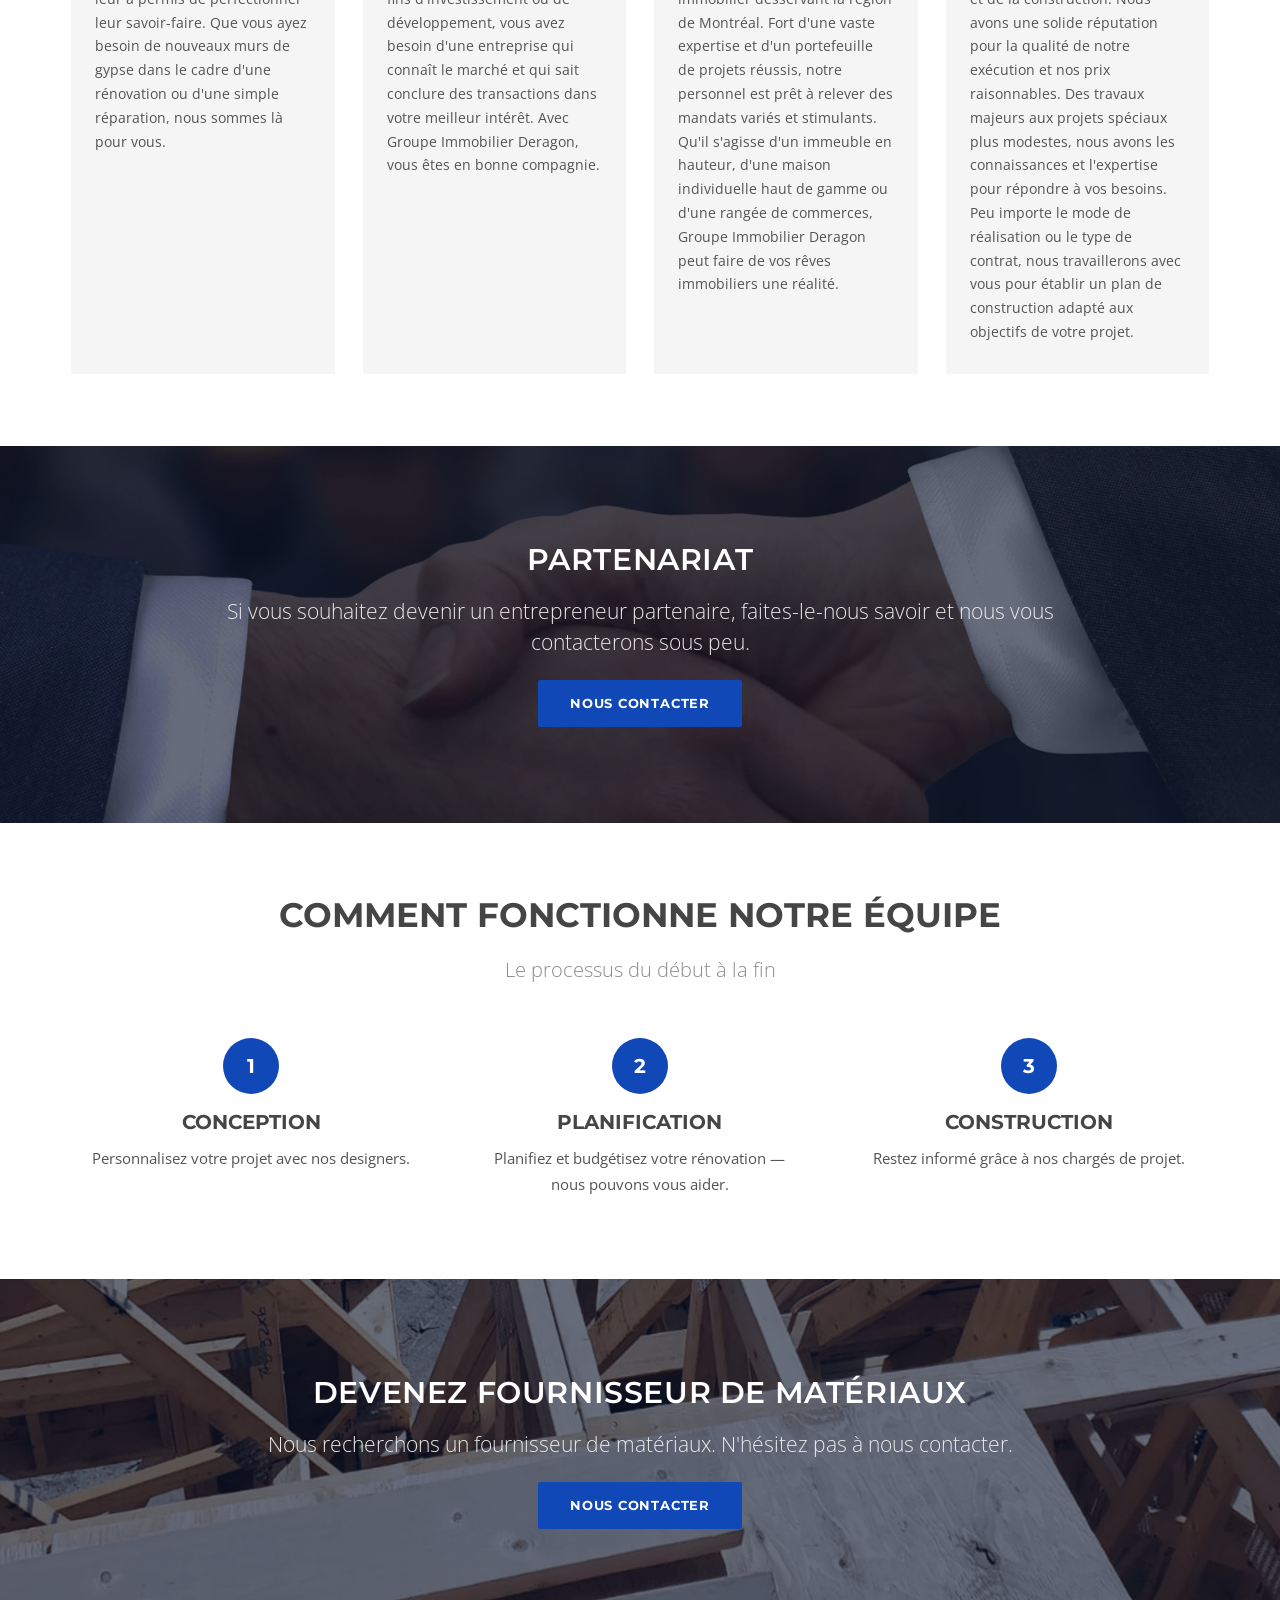
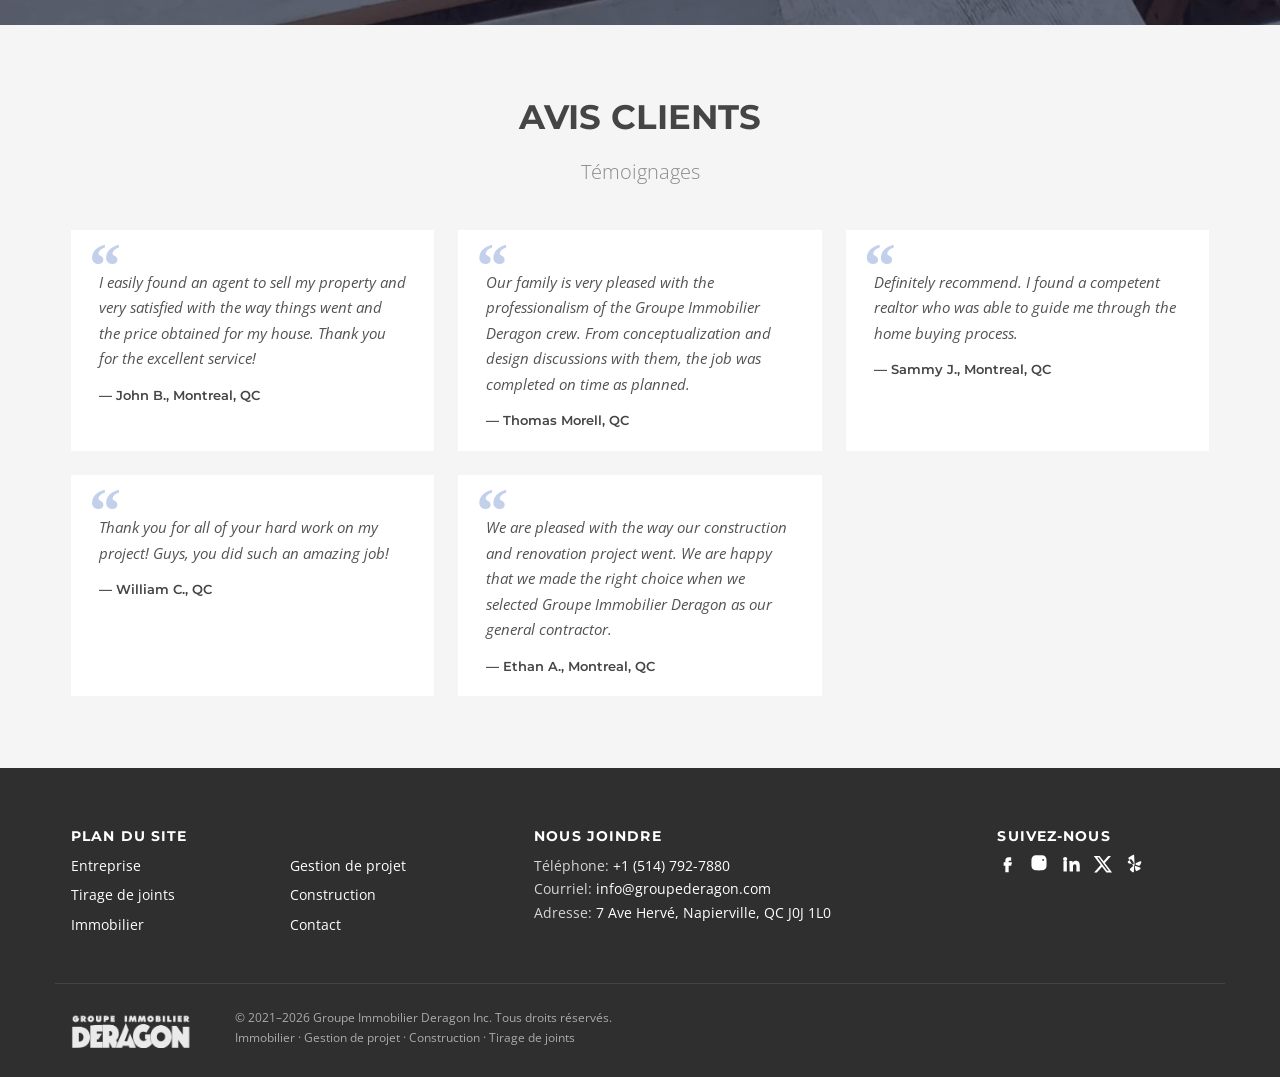
<file: fr/index.html>
<!doctype html>
<html lang="fr-CA">
<head>
<meta charset="utf-8">
<meta name="viewport" content="width=device-width, initial-scale=1">
<title>Accueil — Groupe Immobilier Deragon Inc.</title>
<meta name="description" content="Groupe Immobilier Deragon — tirage de joints, immobilier, gestion de projet et construction dans la région de Montréal.">
<link rel="alternate" hreflang="en" href="../">
<link rel="icon" type="image/png" sizes="32x32" href="../assets/favicon-32.png">
<link rel="apple-touch-icon" href="../assets/apple-touch-icon.png">
<link rel="preconnect" href="https://fonts.googleapis.com"><link rel="preconnect" href="https://fonts.gstatic.com" crossorigin>
<link href="https://fonts.googleapis.com/css2?family=Montserrat:wght@500;600;700&family=Open+Sans:wght@300;400;600;700&display=swap" rel="stylesheet">
<link rel="stylesheet" href="../assets/site.css">
</head>
<body>
<a class="skip" href="#main">Aller au contenu</a>
<header class="site-header">
  <div class="topbar wrap">
    <div class="social"><a href="https://www.facebook.com/groupederagon" target="_blank" rel="noopener" aria-label="Facebook"><svg viewBox="0 0 24 24" aria-hidden="true"><path d="M14 8h3V4h-3c-2.8 0-4 1.7-4 4.3V10H8v4h2v8h4v-8h3l1-4h-4V8.6c0-.4.3-.6.6-.6z"/></svg></a><a href="https://www.instagram.com/groupederagon/" target="_blank" rel="noopener" aria-label="Instagram"><svg viewBox="0 0 24 24" aria-hidden="true"><path d="M12 7.3A4.7 4.7 0 1 0 16.7 12 4.7 4.7 0 0 0 12 7.3zm0 7.7a3 3 0 1 1 3-3 3 3 0 0 1-3 3zm6-7.9a1.1 1.1 0 1 1-1.1-1.1A1.1 1.1 0 0 1 18 7.1zM21 7a5.4 5.4 0 0 0-1.5-3.9A5.4 5.4 0 0 0 15.6 1.6C14.1 1.5 9.9 1.5 8.4 1.6A5.4 5.4 0 0 0 4.5 3 5.4 5.4 0 0 0 3 7c-.1 1.5-.1 5.7 0 7.2a5.4 5.4 0 0 0 1.5 3.9 5.4 5.4 0 0 0 3.9 1.5c1.5.1 5.7.1 7.2 0a5.4 5.4 0 0 0 3.9-1.5 5.4 5.4 0 0 0 1.5-3.9c.1-1.5.1-5.7 0-7.2z"/></svg></a><a href="https://www.linkedin.com/company/69556279/" target="_blank" rel="noopener" aria-label="LinkedIn"><svg viewBox="0 0 24 24" aria-hidden="true"><path d="M4.98 3.5A2.5 2.5 0 1 1 2.5 6a2.5 2.5 0 0 1 2.48-2.5zM3 8.5h4V21H3zm7 0h3.8v1.7h.1a4.2 4.2 0 0 1 3.8-2c4 0 4.8 2.6 4.8 6.1V21h-4v-5.6c0-1.3 0-3.1-1.9-3.1s-2.2 1.5-2.2 3V21h-4z"/></svg></a><a href="https://twitter.com/groupederagon" target="_blank" rel="noopener" aria-label="Twitter / X"><svg viewBox="0 0 24 24" aria-hidden="true"><path d="M18.2 2.3h3.4l-7.4 8.4 8.7 11.5h-6.8l-5.3-7-6.1 7H1.3l7.9-9L.9 2.3h7l4.8 6.4zm-1.2 17.9h1.9L7 4.2H5z"/></svg></a><a href="https://biz.yelp.com/home/vW1tlJqY5HD8A835CHIRmg/" target="_blank" rel="noopener" aria-label="Yelp"><svg viewBox="0 0 24 24" aria-hidden="true"><path d="M11 2.2c.1-.9-.8-1.5-1.6-1.1C7.1 2.2 5 3.6 4.4 4.3c-.5.6-.3 1.2.1 1.8l4.9 7.8c.7 1.1 2.2.6 2.1-.7zM13 14.4l4.9 1.9c.9.3 1 1.5.2 2-1.4.9-3.2 1.9-3.9 2.1-.8.2-1.3-.3-1.5-1l-1.1-4.2c-.2-.8.6-1.1 1.4-.8zm.3-3.7 4.8-2c.9-.4 1.8.4 1.5 1.3-.5 1.5-1.2 3.1-1.6 3.6-.5.6-1.1.6-1.7.4L13.1 13c-.8-.4-.6-2 .2-2.3zm-2.5 4.9-.1 5.3c0 .9-1 1.4-1.7.9-1.3-1-2.7-2.3-3-2.9-.4-.7-.1-1.2.4-1.6l3.3-2.8c.6-.5 1.1 0 1.1 1.1zm-1.5-3.3-5.1-1.3c-.9-.2-1.2-1.3-.6-2 1-1.2 2.3-2.4 3-2.7.6-.3 1.2 0 1.6.6l2.2 3.6c.4.8-.2 2-1.1 1.8z"/></svg></a></div>
    <div class="topbar-right">
      <span class="call">Des questions? Appelez: <a href="tel:+15147927880">+1 (514) 792-7880</a></span>
      <a class="lang" href="../" hreflang="en" lang="en">English</a>
    </div>
  </div>
  <div class="brand"><a href="../fr/"><img src="../assets/logo.svg" alt="Groupe Immobilier Deragon" width="300" height="86"></a></div>
  <nav class="mainnav" aria-label="Main">
    <input type="checkbox" id="navtoggle" hidden>
    <label for="navtoggle" class="burger" aria-label="Menu"><span></span><span></span><span></span></label>
    <ul><li><a href="../fr/entreprise/">Entreprise</a></li><li><a href="../fr/tirage/">Tirage de joints</a></li><li><a href="../fr/immobilier/">Immobilier</a></li><li><a href="../fr/gestion/">Gestion de projet</a></li><li><a href="../fr/construction/">Construction</a></li><li><a href="../fr/contact/">Contact</a></li></ul>
  </nav>
</header>
<main id="main">
<section class="panels" aria-label="Nos divisions"><a class="panel" href="../fr/tirage/" style="background-image:url('../assets/img/panel-finishing.webp')"><div><h2>Tirage de joints</h2><p>Que vous ayez besoin de travaux de tirage de joints et de pose de gypse pour des projets de rénovation ou de construction neuve, commerciaux ou résidentiels, notre équipe de spécialistes est là.</p><span class="btn">En savoir plus</span></div></a><a class="panel" href="../fr/immobilier/" style="background-image:url('../assets/img/panel-real-estate.webp')"><div><h2>Immobilier</h2><p>Nous vous assistons dans tous les aspects de chaque transaction, peu importe le type d&#x27;immeuble. Avec Groupe Immobilier Deragon, vous êtes entre de bonnes mains.</p><span class="btn">En savoir plus</span></div></a><a class="panel" href="../fr/gestion/" style="background-image:url('../assets/img/team-plans.webp')"><div><h2>Gestion de projets</h2><p>Groupe Immobilier Deragon peut faire de vos rêves immobiliers une réalité. Notre équipe de professionnels prendra en charge la gestion de votre projet, de la planification à l&#x27;exécution.</p><span class="btn">En savoir plus</span></div></a><a class="panel" href="../fr/construction/" style="background-image:url('../assets/img/panel-construction.webp')"><div><h2>Construction</h2><p>Nous offrons la rénovation générale de vos immeubles, en plus de nos services de conception et de construction commerciale et résidentielle, avec une qualité d’exécution qui a fait notre réputation.</p><span class="btn">En savoir plus</span></div></a></section>
<section class="cta"><div class="wrap narrow">
  <h2>Entrer en contact</h2><p class="lead">Intéressé par nos services? Répondez à quelques courtes questions et nous vous contacterons!</p><div class="btns"><a class="btn btn-light" href="../fr/contact/">Obtenir un devis</a><a class="btn btn-ghost" href="../fr/contact/">Nous joindre</a></div></div></section>
<section class="block"><div class="wrap"><header class="sechead"><h2>Nos services</h2></header><ul class="services"><li><a href="../fr/tirage/"><img src="../assets/icons/finishing-blue.svg" alt="" width="60" height="60"><h3>Tirage de joints</h3><p>Au fil des ans, nos plâtriers ont réalisé d&#x27;innombrables projets de réparation de gypse, ce qui leur a permis de perfectionner leur savoir-faire. Que vous ayez besoin de nouveaux murs de gypse dans le cadre d&#x27;une rénovation ou d&#x27;une simple réparation, nous sommes là pour vous.</p></a></li><li><a href="../fr/immobilier/"><img src="../assets/icons/real-estate-blue.svg" alt="" width="60" height="60"><h3>Immobilier</h3><p>Lorsque vous cherchez à vendre ou à acquérir des biens immobiliers commerciaux à des fins d&#x27;investissement ou de développement, vous avez besoin d&#x27;une entreprise qui connaît le marché et qui sait conclure des transactions dans votre meilleur intérêt. Avec Groupe Immobilier Deragon, vous êtes en bonne compagnie.</p></a></li><li><a href="../fr/gestion/"><img src="../assets/icons/development-blue.svg" alt="" width="60" height="60"><h3>Développement</h3><p>Groupe Immobilier Deragon est un constructeur de maisons sur mesure et un promoteur immobilier desservant la région de Montréal. Fort d&#x27;une vaste expertise et d&#x27;un portefeuille de projets réussis, notre personnel est prêt à relever des mandats variés et stimulants. Qu&#x27;il s&#x27;agisse d&#x27;un immeuble en hauteur, d&#x27;une maison individuelle haut de gamme ou d&#x27;une rangée de commerces, Groupe Immobilier Deragon peut faire de vos rêves immobiliers une réalité.</p></a></li><li><a href="../fr/construction/"><img src="../assets/icons/construction-blue.svg" alt="" width="60" height="60"><h3>Construction</h3><p>Groupe Immobilier Deragon est une entreprise professionnelle du secteur du développement et de la construction. Nous avons une solide réputation pour la qualité de notre exécution et nos prix raisonnables. Des travaux majeurs aux projets spéciaux plus modestes, nous avons les connaissances et l&#x27;expertise pour répondre à vos besoins. Peu importe le mode de réalisation ou le type de contrat, nous travaillerons avec vous pour établir un plan de construction adapté aux objectifs de votre projet.</p></a></li></ul></div></section>
<section class="cta cta-img" style="background-image:url('../assets/img/banner-partnership.webp')"><div class="wrap narrow">
  <h2>Partenariat</h2><p class="lead">Si vous souhaitez devenir un entrepreneur partenaire, faites-le-nous savoir et nous vous contacterons sous peu.</p><div class="btns"><a class="btn" href="../fr/contact/">Nous contacter</a></div></div></section>
<section class="block"><div class="wrap"><header class="sechead"><h2>Comment fonctionne notre équipe</h2><p>Le processus du début à la fin</p></header><ol class="process"><li><span class="num">1</span><h3>Conception</h3><p>Personnalisez votre projet avec nos designers.</p></li><li><span class="num">2</span><h3>Planification</h3><p>Planifiez et budgétisez votre rénovation — nous pouvons vous aider.</p></li><li><span class="num">3</span><h3>Construction</h3><p>Restez informé grâce à nos chargés de projet.</p></li></ol></div></section>
<section class="cta cta-img" style="background-image:url('../assets/img/banner-supplier.webp')"><div class="wrap narrow">
  <h2>Devenez fournisseur de matériaux</h2><p class="lead">Nous recherchons un fournisseur de matériaux. N&#x27;hésitez pas à nous contacter.</p><div class="btns"><a class="btn" href="../fr/contact/">Nous contacter</a></div></div></section>
<section class="block alt"><div class="wrap"><header class="sechead"><h2>Avis clients</h2><p>Témoignages</p></header><ul class="quotes"><li><blockquote lang="en"><p>I easily found an agent to sell my property and very satisfied with the way things went and the price obtained for my house. Thank you for the excellent service!</p><footer>— John B., Montreal, QC</footer></blockquote></li><li><blockquote lang="en"><p>Our family is very pleased with the professionalism of the Groupe Immobilier Deragon crew. From conceptualization and design discussions with them, the job was completed on time as planned.</p><footer>— Thomas Morell, QC</footer></blockquote></li><li><blockquote lang="en"><p>Definitely recommend. I found a competent realtor who was able to guide me through the home buying process.</p><footer>— Sammy J., Montreal, QC</footer></blockquote></li><li><blockquote lang="en"><p>Thank you for all of your hard work on my project! Guys, you did such an amazing job!</p><footer>— William C., QC</footer></blockquote></li><li><blockquote lang="en"><p>We are pleased with the way our construction and renovation project went. We are happy that we made the right choice when we selected Groupe Immobilier Deragon as our general contractor.</p><footer>— Ethan A., Montreal, QC</footer></blockquote></li></ul></div></section>
</main>
<footer class="site-footer">
  <div class="wrap fgrid">
    <div><h3>Plan du site</h3><ul class="fnav"><li><a href="../fr/entreprise/">Entreprise</a></li><li><a href="../fr/tirage/">Tirage de joints</a></li><li><a href="../fr/immobilier/">Immobilier</a></li><li><a href="../fr/gestion/">Gestion de projet</a></li><li><a href="../fr/construction/">Construction</a></li><li><a href="../fr/contact/">Contact</a></li></ul></div>
    <div><h3>Nous joindre</h3>
      <p>Téléphone: <a href="tel:+15147927880">+1 (514) 792-7880</a><br>
      Courriel: <a href="mailto:info@groupederagon.com">info@groupederagon.com</a><br>
      Adresse: <a href="https://goo.gl/maps/F1HdtZ9UkwDvxzNq7" target="_blank" rel="noopener">7 Ave Hervé, Napierville, QC J0J 1L0</a></p></div>
    <div><h3>Suivez-nous</h3><div class="social big"><a href="https://www.facebook.com/groupederagon" target="_blank" rel="noopener" aria-label="Facebook"><svg viewBox="0 0 24 24" aria-hidden="true"><path d="M14 8h3V4h-3c-2.8 0-4 1.7-4 4.3V10H8v4h2v8h4v-8h3l1-4h-4V8.6c0-.4.3-.6.6-.6z"/></svg></a><a href="https://www.instagram.com/groupederagon/" target="_blank" rel="noopener" aria-label="Instagram"><svg viewBox="0 0 24 24" aria-hidden="true"><path d="M12 7.3A4.7 4.7 0 1 0 16.7 12 4.7 4.7 0 0 0 12 7.3zm0 7.7a3 3 0 1 1 3-3 3 3 0 0 1-3 3zm6-7.9a1.1 1.1 0 1 1-1.1-1.1A1.1 1.1 0 0 1 18 7.1zM21 7a5.4 5.4 0 0 0-1.5-3.9A5.4 5.4 0 0 0 15.6 1.6C14.1 1.5 9.9 1.5 8.4 1.6A5.4 5.4 0 0 0 4.5 3 5.4 5.4 0 0 0 3 7c-.1 1.5-.1 5.7 0 7.2a5.4 5.4 0 0 0 1.5 3.9 5.4 5.4 0 0 0 3.9 1.5c1.5.1 5.7.1 7.2 0a5.4 5.4 0 0 0 3.9-1.5 5.4 5.4 0 0 0 1.5-3.9c.1-1.5.1-5.7 0-7.2z"/></svg></a><a href="https://www.linkedin.com/company/69556279/" target="_blank" rel="noopener" aria-label="LinkedIn"><svg viewBox="0 0 24 24" aria-hidden="true"><path d="M4.98 3.5A2.5 2.5 0 1 1 2.5 6a2.5 2.5 0 0 1 2.48-2.5zM3 8.5h4V21H3zm7 0h3.8v1.7h.1a4.2 4.2 0 0 1 3.8-2c4 0 4.8 2.6 4.8 6.1V21h-4v-5.6c0-1.3 0-3.1-1.9-3.1s-2.2 1.5-2.2 3V21h-4z"/></svg></a><a href="https://twitter.com/groupederagon" target="_blank" rel="noopener" aria-label="Twitter / X"><svg viewBox="0 0 24 24" aria-hidden="true"><path d="M18.2 2.3h3.4l-7.4 8.4 8.7 11.5h-6.8l-5.3-7-6.1 7H1.3l7.9-9L.9 2.3h7l4.8 6.4zm-1.2 17.9h1.9L7 4.2H5z"/></svg></a><a href="https://biz.yelp.com/home/vW1tlJqY5HD8A835CHIRmg/" target="_blank" rel="noopener" aria-label="Yelp"><svg viewBox="0 0 24 24" aria-hidden="true"><path d="M11 2.2c.1-.9-.8-1.5-1.6-1.1C7.1 2.2 5 3.6 4.4 4.3c-.5.6-.3 1.2.1 1.8l4.9 7.8c.7 1.1 2.2.6 2.1-.7zM13 14.4l4.9 1.9c.9.3 1 1.5.2 2-1.4.9-3.2 1.9-3.9 2.1-.8.2-1.3-.3-1.5-1l-1.1-4.2c-.2-.8.6-1.1 1.4-.8zm.3-3.7 4.8-2c.9-.4 1.8.4 1.5 1.3-.5 1.5-1.2 3.1-1.6 3.6-.5.6-1.1.6-1.7.4L13.1 13c-.8-.4-.6-2 .2-2.3zm-2.5 4.9-.1 5.3c0 .9-1 1.4-1.7.9-1.3-1-2.7-2.3-3-2.9-.4-.7-.1-1.2.4-1.6l3.3-2.8c.6-.5 1.1 0 1.1 1.1zm-1.5-3.3-5.1-1.3c-.9-.2-1.2-1.3-.6-2 1-1.2 2.3-2.4 3-2.7.6-.3 1.2 0 1.6.6l2.2 3.6c.4.8-.2 2-1.1 1.8z"/></svg></a></div></div>
  </div>
  <div class="wrap fbottom">
    <img src="../assets/logo-footer.png" alt="Groupe Immobilier Deragon" width="163" height="47" loading="lazy">
    <p>© 2021–2026 Groupe Immobilier Deragon Inc. Tous droits réservés.<br><span>Immobilier · Gestion de projet · Construction · Tirage de joints</span></p>
  </div>
</footer>
</body>
</html>
</file>
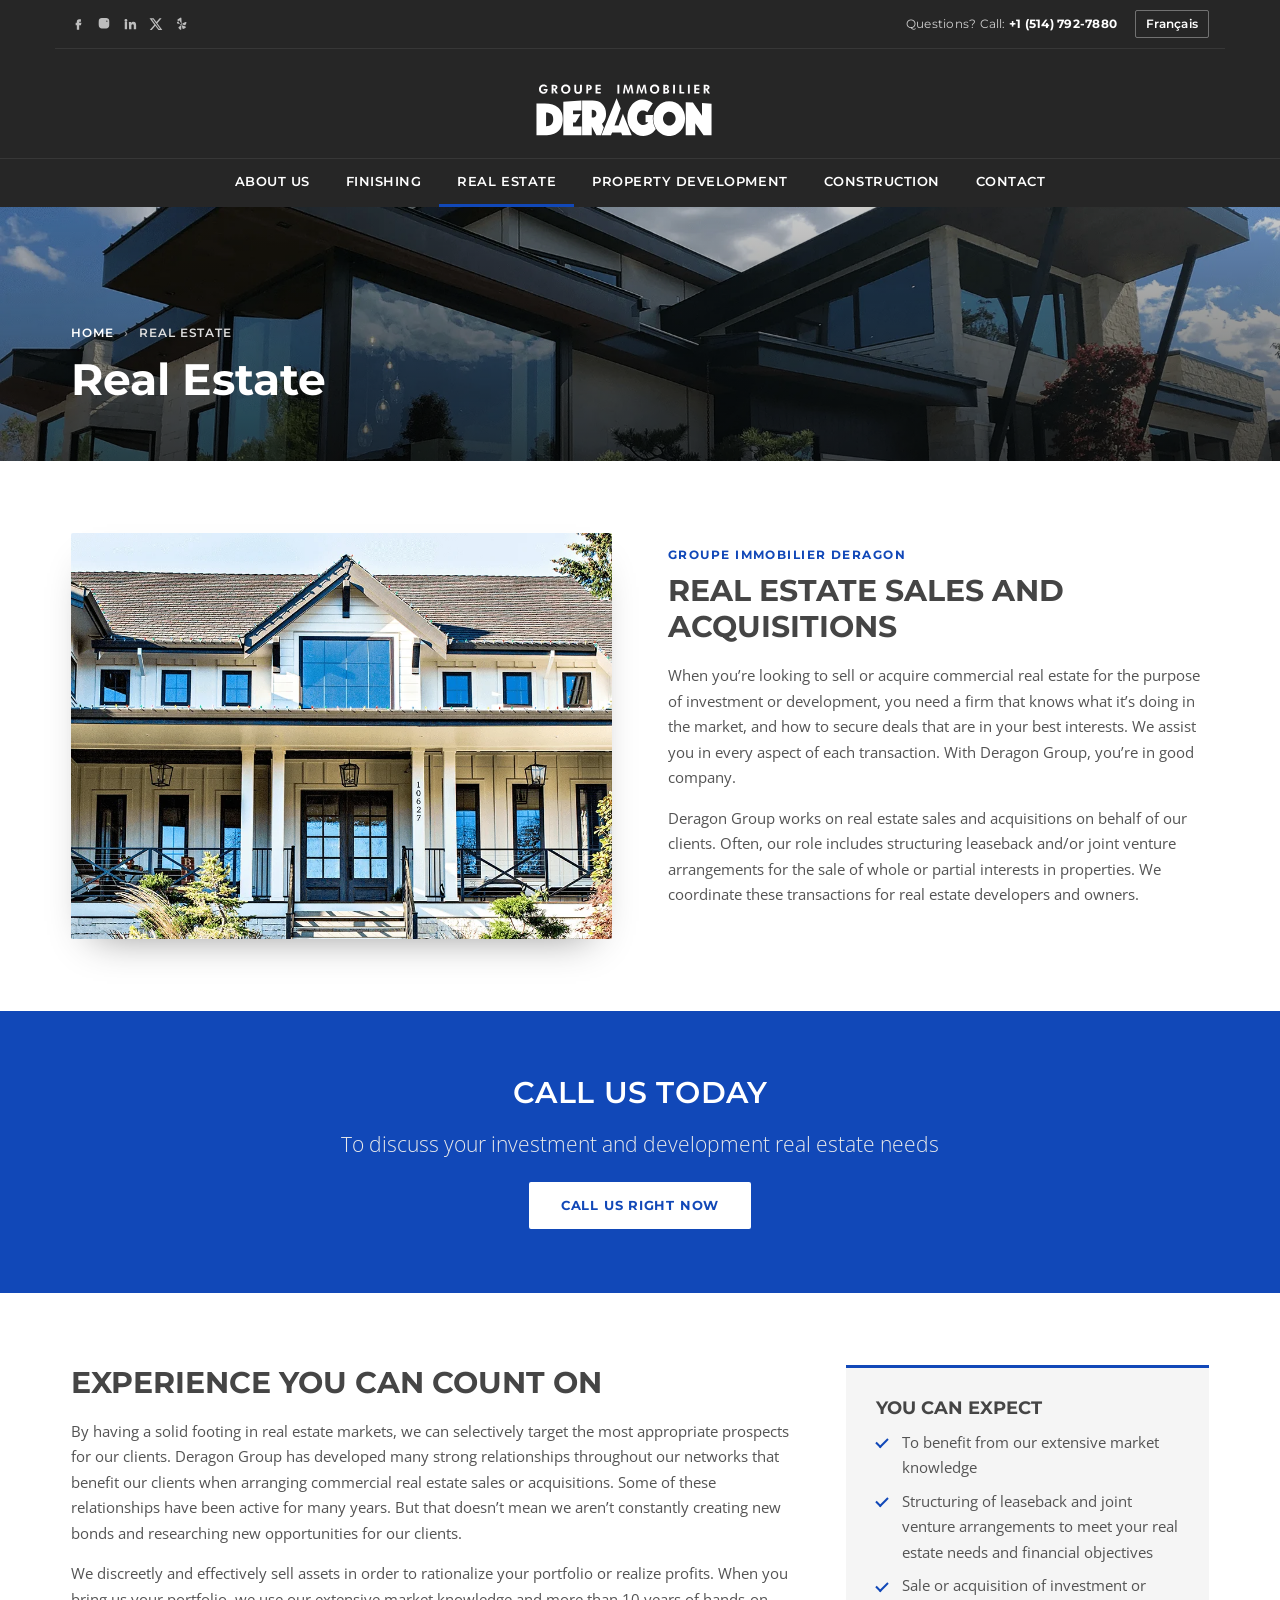
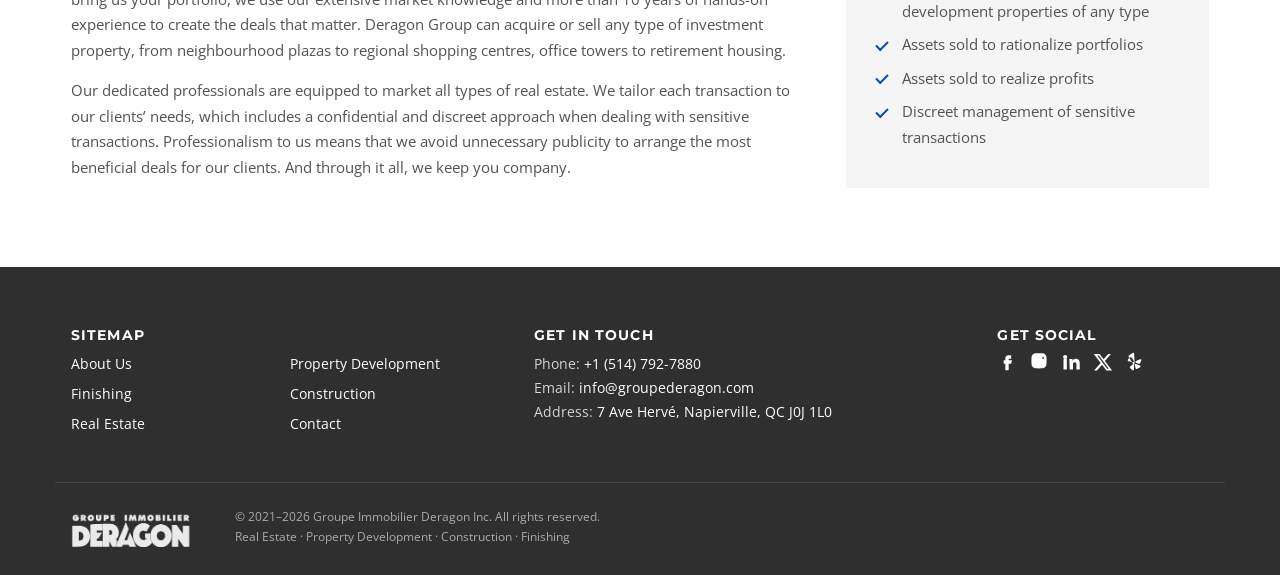
<file: real-estate/index.html>
<!doctype html>
<html lang="en-CA">
<head>
<meta charset="utf-8">
<meta name="viewport" content="width=device-width, initial-scale=1">
<title>Real Estate — Groupe Immobilier Deragon Inc.</title>
<meta name="description" content="Commercial real estate sales, acquisitions, leaseback and joint-venture structuring by Groupe Immobilier Deragon.">
<link rel="alternate" hreflang="fr" href="../fr/immobilier/">
<link rel="icon" type="image/png" sizes="32x32" href="../assets/favicon-32.png">
<link rel="apple-touch-icon" href="../assets/apple-touch-icon.png">
<link rel="preconnect" href="https://fonts.googleapis.com"><link rel="preconnect" href="https://fonts.gstatic.com" crossorigin>
<link href="https://fonts.googleapis.com/css2?family=Montserrat:wght@500;600;700&family=Open+Sans:wght@300;400;600;700&display=swap" rel="stylesheet">
<link rel="stylesheet" href="../assets/site.css">
</head>
<body>
<a class="skip" href="#main">Skip to content</a>
<header class="site-header">
  <div class="topbar wrap">
    <div class="social"><a href="https://www.facebook.com/groupederagon" target="_blank" rel="noopener" aria-label="Facebook"><svg viewBox="0 0 24 24" aria-hidden="true"><path d="M14 8h3V4h-3c-2.8 0-4 1.7-4 4.3V10H8v4h2v8h4v-8h3l1-4h-4V8.6c0-.4.3-.6.6-.6z"/></svg></a><a href="https://www.instagram.com/groupederagon/" target="_blank" rel="noopener" aria-label="Instagram"><svg viewBox="0 0 24 24" aria-hidden="true"><path d="M12 7.3A4.7 4.7 0 1 0 16.7 12 4.7 4.7 0 0 0 12 7.3zm0 7.7a3 3 0 1 1 3-3 3 3 0 0 1-3 3zm6-7.9a1.1 1.1 0 1 1-1.1-1.1A1.1 1.1 0 0 1 18 7.1zM21 7a5.4 5.4 0 0 0-1.5-3.9A5.4 5.4 0 0 0 15.6 1.6C14.1 1.5 9.9 1.5 8.4 1.6A5.4 5.4 0 0 0 4.5 3 5.4 5.4 0 0 0 3 7c-.1 1.5-.1 5.7 0 7.2a5.4 5.4 0 0 0 1.5 3.9 5.4 5.4 0 0 0 3.9 1.5c1.5.1 5.7.1 7.2 0a5.4 5.4 0 0 0 3.9-1.5 5.4 5.4 0 0 0 1.5-3.9c.1-1.5.1-5.7 0-7.2z"/></svg></a><a href="https://www.linkedin.com/company/69556279/" target="_blank" rel="noopener" aria-label="LinkedIn"><svg viewBox="0 0 24 24" aria-hidden="true"><path d="M4.98 3.5A2.5 2.5 0 1 1 2.5 6a2.5 2.5 0 0 1 2.48-2.5zM3 8.5h4V21H3zm7 0h3.8v1.7h.1a4.2 4.2 0 0 1 3.8-2c4 0 4.8 2.6 4.8 6.1V21h-4v-5.6c0-1.3 0-3.1-1.9-3.1s-2.2 1.5-2.2 3V21h-4z"/></svg></a><a href="https://twitter.com/groupederagon" target="_blank" rel="noopener" aria-label="Twitter / X"><svg viewBox="0 0 24 24" aria-hidden="true"><path d="M18.2 2.3h3.4l-7.4 8.4 8.7 11.5h-6.8l-5.3-7-6.1 7H1.3l7.9-9L.9 2.3h7l4.8 6.4zm-1.2 17.9h1.9L7 4.2H5z"/></svg></a><a href="https://biz.yelp.com/home/vW1tlJqY5HD8A835CHIRmg/" target="_blank" rel="noopener" aria-label="Yelp"><svg viewBox="0 0 24 24" aria-hidden="true"><path d="M11 2.2c.1-.9-.8-1.5-1.6-1.1C7.1 2.2 5 3.6 4.4 4.3c-.5.6-.3 1.2.1 1.8l4.9 7.8c.7 1.1 2.2.6 2.1-.7zM13 14.4l4.9 1.9c.9.3 1 1.5.2 2-1.4.9-3.2 1.9-3.9 2.1-.8.2-1.3-.3-1.5-1l-1.1-4.2c-.2-.8.6-1.1 1.4-.8zm.3-3.7 4.8-2c.9-.4 1.8.4 1.5 1.3-.5 1.5-1.2 3.1-1.6 3.6-.5.6-1.1.6-1.7.4L13.1 13c-.8-.4-.6-2 .2-2.3zm-2.5 4.9-.1 5.3c0 .9-1 1.4-1.7.9-1.3-1-2.7-2.3-3-2.9-.4-.7-.1-1.2.4-1.6l3.3-2.8c.6-.5 1.1 0 1.1 1.1zm-1.5-3.3-5.1-1.3c-.9-.2-1.2-1.3-.6-2 1-1.2 2.3-2.4 3-2.7.6-.3 1.2 0 1.6.6l2.2 3.6c.4.8-.2 2-1.1 1.8z"/></svg></a></div>
    <div class="topbar-right">
      <span class="call">Questions? Call: <a href="tel:+15147927880">+1 (514) 792-7880</a></span>
      <a class="lang" href="../fr/immobilier/" hreflang="fr" lang="fr">Français</a>
    </div>
  </div>
  <div class="brand"><a href="../"><img src="../assets/logo.svg" alt="Groupe Immobilier Deragon" width="300" height="86"></a></div>
  <nav class="mainnav" aria-label="Main">
    <input type="checkbox" id="navtoggle" hidden>
    <label for="navtoggle" class="burger" aria-label="Menu"><span></span><span></span><span></span></label>
    <ul><li><a href="../about/">About Us</a></li><li><a href="../finishing/">Finishing</a></li><li><a href="../real-estate/" aria-current="page">Real Estate</a></li><li><a href="../development/">Property Development</a></li><li><a href="../construction/">Construction</a></li><li><a href="../contact/">Contact</a></li></ul>
  </nav>
</header>
<main id="main">
<section class="pagehead" style="background-image:url('../assets/img/banner-real-estate.webp')">
  <div class="wrap"><nav class="crumbs" aria-label="Breadcrumb"><a href="../">Home</a> <span>›</span> Real Estate</nav>
  <h1>Real Estate</h1></div>
</section>
<section class="block"><div class="wrap split">
  <figure><img src="../assets/img/banner-house.webp" alt="Residential property" loading="lazy"></figure>
  <div><p class="eyebrow">Groupe Immobilier Deragon</p><h2 class="h3">Real estate sales and acquisitions</h2><p>When you’re looking to sell or acquire commercial real estate for the purpose of investment or development, you need a firm that knows what it’s doing in the market, and how to secure deals that are in your best interests. We assist you in every aspect of each transaction. With Deragon Group, you’re in good company.</p><p>Deragon Group works on real estate sales and acquisitions on behalf of our clients. Often, our role includes structuring leaseback and/or joint venture arrangements for the sale of whole or partial interests in properties. We coordinate these transactions for real estate developers and owners.</p></div></div></section>
<section class="cta"><div class="wrap narrow">
  <h2>Call us today</h2><p class="lead">To discuss your investment and development real estate needs</p><div class="btns"><a class="btn btn-light" href="tel:+15147927880">Call us right now</a></div></div></section>
<section class="block"><div class="wrap two-col">
  <div><h2 class="h3">Experience you can count on</h2><p>By having a solid footing in real estate markets, we can selectively target the most appropriate prospects for our clients. Deragon Group has developed many strong relationships throughout our networks that benefit our clients when arranging commercial real estate sales or acquisitions. Some of these relationships have been active for many years. But that doesn’t mean we aren’t constantly creating new bonds and researching new opportunities for our clients.</p><p>We discreetly and effectively sell assets in order to rationalize your portfolio or realize profits. When you bring us your portfolio, we use our extensive market knowledge and more than 10 years of hands-on experience to create the deals that matter. Deragon Group can acquire or sell any type of investment property, from neighbourhood plazas to regional shopping centres, office towers to retirement housing.</p><p>Our dedicated professionals are equipped to market all types of real estate. We tailor each transaction to our clients’ needs, which includes a confidential and discreet approach when dealing with sensitive transactions. Professionalism to us means that we avoid unnecessary publicity to arrange the most beneficial deals for our clients. And through it all, we keep you company.</p></div>
  <aside class="card"><h3>You can expect</h3><ul class="checks"><li>To benefit from our extensive market knowledge</li><li>Structuring of leaseback and joint venture arrangements to meet your real estate needs and financial objectives</li><li>Sale or acquisition of investment or development properties of any type</li><li>Assets sold to rationalize portfolios</li><li>Assets sold to realize profits</li><li>Discreet management of sensitive transactions</li></ul></aside>
</div></section>
</main>
<footer class="site-footer">
  <div class="wrap fgrid">
    <div><h3>Sitemap</h3><ul class="fnav"><li><a href="../about/">About Us</a></li><li><a href="../finishing/">Finishing</a></li><li><a href="../real-estate/">Real Estate</a></li><li><a href="../development/">Property Development</a></li><li><a href="../construction/">Construction</a></li><li><a href="../contact/">Contact</a></li></ul></div>
    <div><h3>Get in touch</h3>
      <p>Phone: <a href="tel:+15147927880">+1 (514) 792-7880</a><br>
      Email: <a href="mailto:info@groupederagon.com">info@groupederagon.com</a><br>
      Address: <a href="https://goo.gl/maps/F1HdtZ9UkwDvxzNq7" target="_blank" rel="noopener">7 Ave Hervé, Napierville, QC J0J 1L0</a></p></div>
    <div><h3>Get social</h3><div class="social big"><a href="https://www.facebook.com/groupederagon" target="_blank" rel="noopener" aria-label="Facebook"><svg viewBox="0 0 24 24" aria-hidden="true"><path d="M14 8h3V4h-3c-2.8 0-4 1.7-4 4.3V10H8v4h2v8h4v-8h3l1-4h-4V8.6c0-.4.3-.6.6-.6z"/></svg></a><a href="https://www.instagram.com/groupederagon/" target="_blank" rel="noopener" aria-label="Instagram"><svg viewBox="0 0 24 24" aria-hidden="true"><path d="M12 7.3A4.7 4.7 0 1 0 16.7 12 4.7 4.7 0 0 0 12 7.3zm0 7.7a3 3 0 1 1 3-3 3 3 0 0 1-3 3zm6-7.9a1.1 1.1 0 1 1-1.1-1.1A1.1 1.1 0 0 1 18 7.1zM21 7a5.4 5.4 0 0 0-1.5-3.9A5.4 5.4 0 0 0 15.6 1.6C14.1 1.5 9.9 1.5 8.4 1.6A5.4 5.4 0 0 0 4.5 3 5.4 5.4 0 0 0 3 7c-.1 1.5-.1 5.7 0 7.2a5.4 5.4 0 0 0 1.5 3.9 5.4 5.4 0 0 0 3.9 1.5c1.5.1 5.7.1 7.2 0a5.4 5.4 0 0 0 3.9-1.5 5.4 5.4 0 0 0 1.5-3.9c.1-1.5.1-5.7 0-7.2z"/></svg></a><a href="https://www.linkedin.com/company/69556279/" target="_blank" rel="noopener" aria-label="LinkedIn"><svg viewBox="0 0 24 24" aria-hidden="true"><path d="M4.98 3.5A2.5 2.5 0 1 1 2.5 6a2.5 2.5 0 0 1 2.48-2.5zM3 8.5h4V21H3zm7 0h3.8v1.7h.1a4.2 4.2 0 0 1 3.8-2c4 0 4.8 2.6 4.8 6.1V21h-4v-5.6c0-1.3 0-3.1-1.9-3.1s-2.2 1.5-2.2 3V21h-4z"/></svg></a><a href="https://twitter.com/groupederagon" target="_blank" rel="noopener" aria-label="Twitter / X"><svg viewBox="0 0 24 24" aria-hidden="true"><path d="M18.2 2.3h3.4l-7.4 8.4 8.7 11.5h-6.8l-5.3-7-6.1 7H1.3l7.9-9L.9 2.3h7l4.8 6.4zm-1.2 17.9h1.9L7 4.2H5z"/></svg></a><a href="https://biz.yelp.com/home/vW1tlJqY5HD8A835CHIRmg/" target="_blank" rel="noopener" aria-label="Yelp"><svg viewBox="0 0 24 24" aria-hidden="true"><path d="M11 2.2c.1-.9-.8-1.5-1.6-1.1C7.1 2.2 5 3.6 4.4 4.3c-.5.6-.3 1.2.1 1.8l4.9 7.8c.7 1.1 2.2.6 2.1-.7zM13 14.4l4.9 1.9c.9.3 1 1.5.2 2-1.4.9-3.2 1.9-3.9 2.1-.8.2-1.3-.3-1.5-1l-1.1-4.2c-.2-.8.6-1.1 1.4-.8zm.3-3.7 4.8-2c.9-.4 1.8.4 1.5 1.3-.5 1.5-1.2 3.1-1.6 3.6-.5.6-1.1.6-1.7.4L13.1 13c-.8-.4-.6-2 .2-2.3zm-2.5 4.9-.1 5.3c0 .9-1 1.4-1.7.9-1.3-1-2.7-2.3-3-2.9-.4-.7-.1-1.2.4-1.6l3.3-2.8c.6-.5 1.1 0 1.1 1.1zm-1.5-3.3-5.1-1.3c-.9-.2-1.2-1.3-.6-2 1-1.2 2.3-2.4 3-2.7.6-.3 1.2 0 1.6.6l2.2 3.6c.4.8-.2 2-1.1 1.8z"/></svg></a></div></div>
  </div>
  <div class="wrap fbottom">
    <img src="../assets/logo-footer.png" alt="Groupe Immobilier Deragon" width="163" height="47" loading="lazy">
    <p>© 2021–2026 Groupe Immobilier Deragon Inc. All rights reserved.<br><span>Real Estate · Property Development · Construction · Finishing</span></p>
  </div>
</footer>
</body>
</html>
</file>
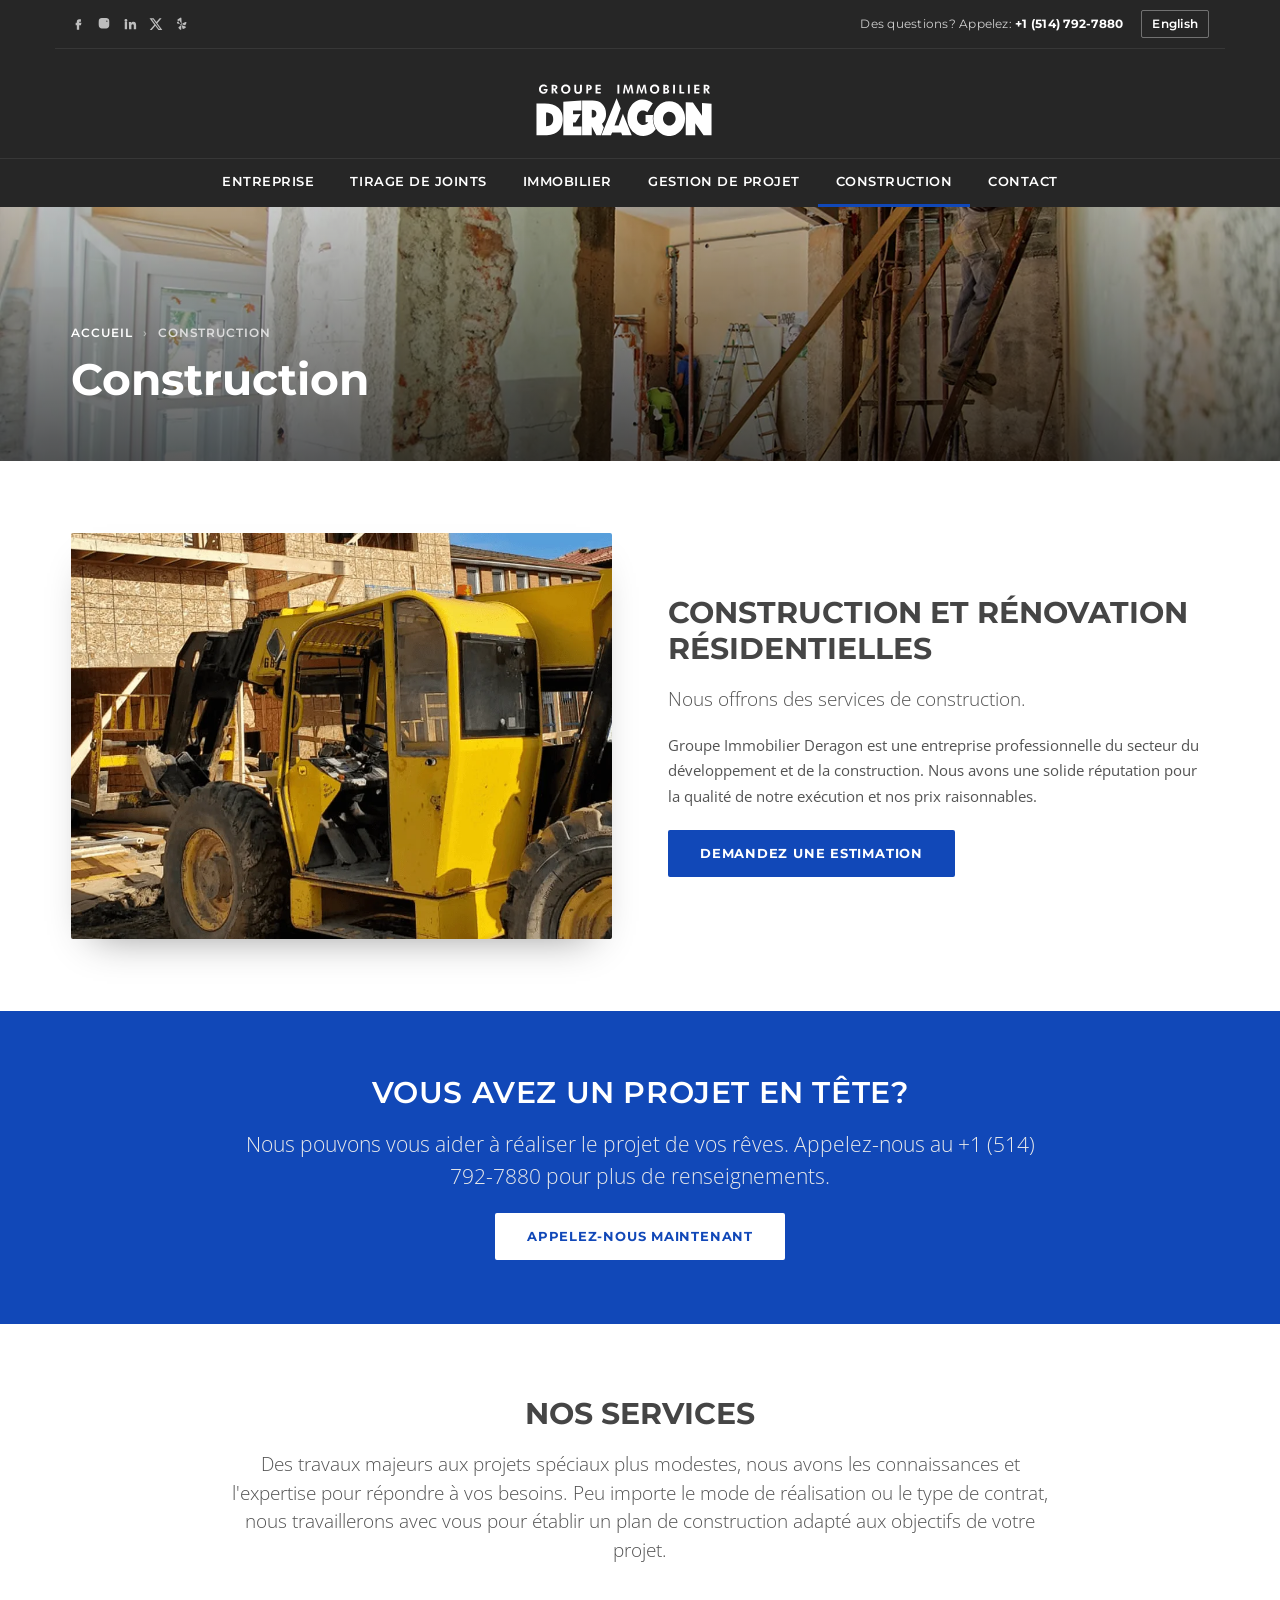
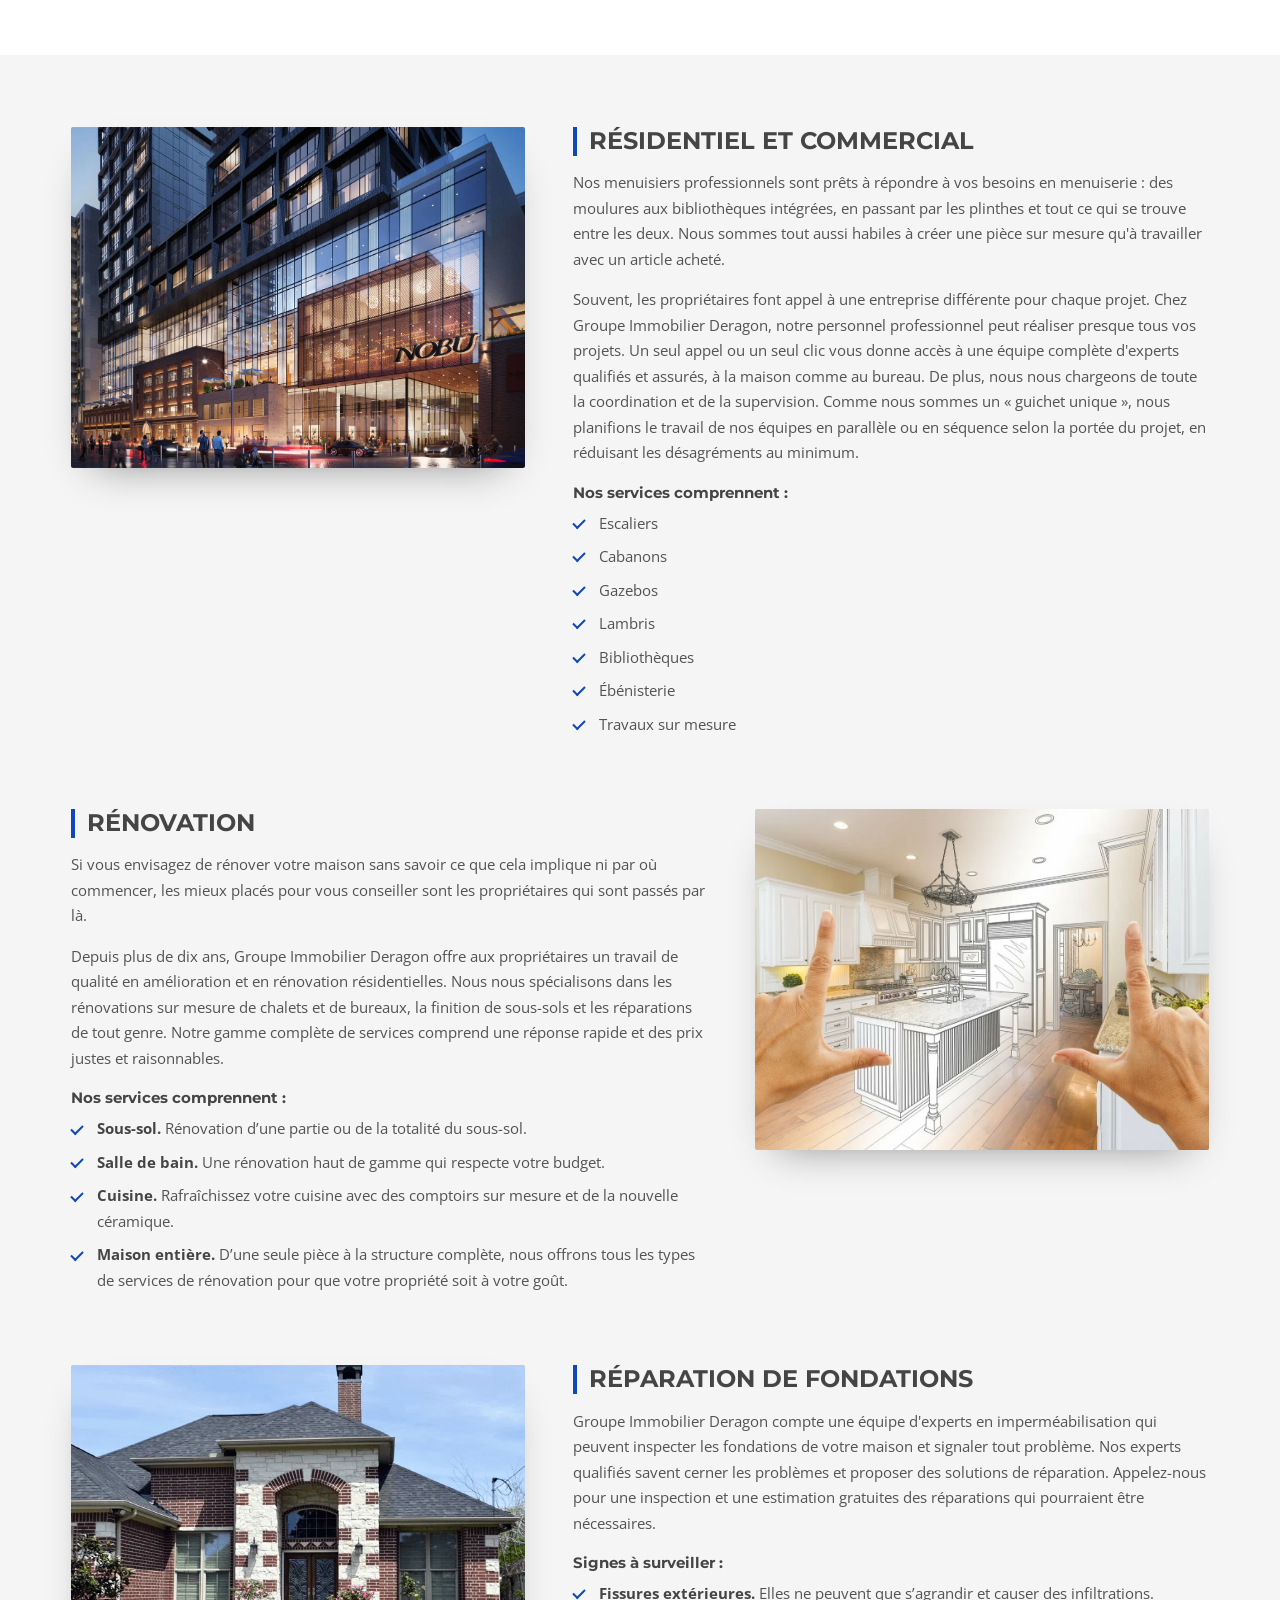
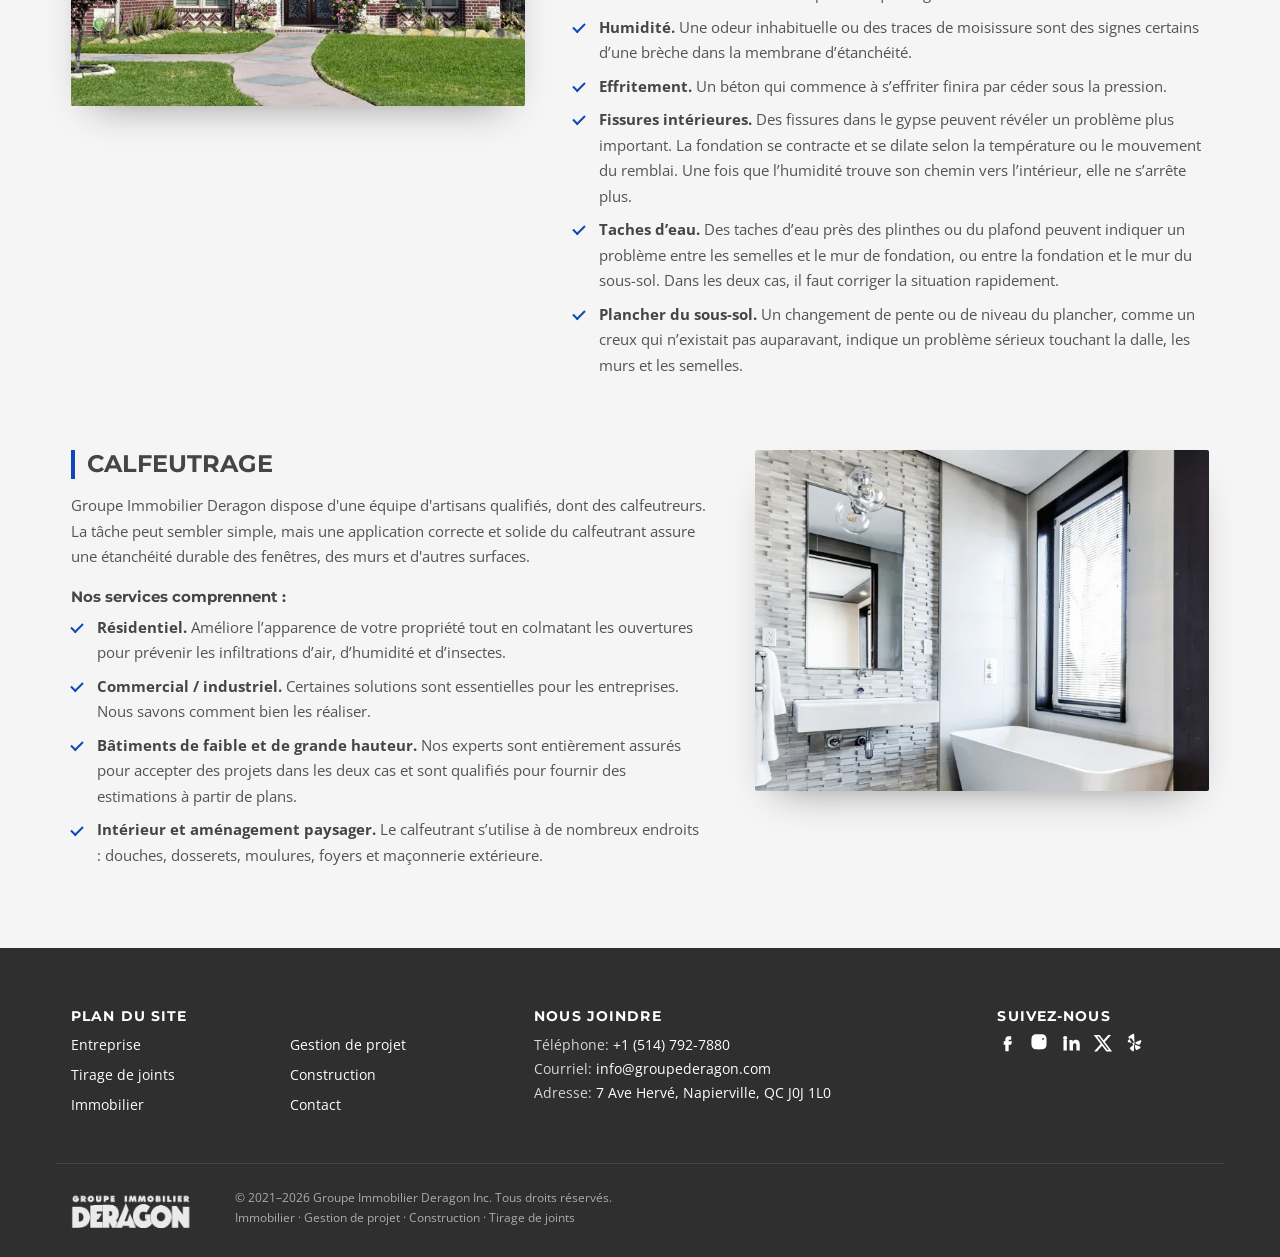
<file: fr/construction/index.html>
<!doctype html>
<html lang="fr-CA">
<head>
<meta charset="utf-8">
<meta name="viewport" content="width=device-width, initial-scale=1">
<title>Construction — Groupe Immobilier Deragon Inc.</title>
<meta name="description" content="Construction résidentielle et commerciale, rénovation, réparation de fondations et calfeutrage par Groupe Immobilier Deragon.">
<link rel="alternate" hreflang="en" href="../../construction/">
<link rel="icon" type="image/png" sizes="32x32" href="../../assets/favicon-32.png">
<link rel="apple-touch-icon" href="../../assets/apple-touch-icon.png">
<link rel="preconnect" href="https://fonts.googleapis.com"><link rel="preconnect" href="https://fonts.gstatic.com" crossorigin>
<link href="https://fonts.googleapis.com/css2?family=Montserrat:wght@500;600;700&family=Open+Sans:wght@300;400;600;700&display=swap" rel="stylesheet">
<link rel="stylesheet" href="../../assets/site.css">
</head>
<body>
<a class="skip" href="#main">Aller au contenu</a>
<header class="site-header">
  <div class="topbar wrap">
    <div class="social"><a href="https://www.facebook.com/groupederagon" target="_blank" rel="noopener" aria-label="Facebook"><svg viewBox="0 0 24 24" aria-hidden="true"><path d="M14 8h3V4h-3c-2.8 0-4 1.7-4 4.3V10H8v4h2v8h4v-8h3l1-4h-4V8.6c0-.4.3-.6.6-.6z"/></svg></a><a href="https://www.instagram.com/groupederagon/" target="_blank" rel="noopener" aria-label="Instagram"><svg viewBox="0 0 24 24" aria-hidden="true"><path d="M12 7.3A4.7 4.7 0 1 0 16.7 12 4.7 4.7 0 0 0 12 7.3zm0 7.7a3 3 0 1 1 3-3 3 3 0 0 1-3 3zm6-7.9a1.1 1.1 0 1 1-1.1-1.1A1.1 1.1 0 0 1 18 7.1zM21 7a5.4 5.4 0 0 0-1.5-3.9A5.4 5.4 0 0 0 15.6 1.6C14.1 1.5 9.9 1.5 8.4 1.6A5.4 5.4 0 0 0 4.5 3 5.4 5.4 0 0 0 3 7c-.1 1.5-.1 5.7 0 7.2a5.4 5.4 0 0 0 1.5 3.9 5.4 5.4 0 0 0 3.9 1.5c1.5.1 5.7.1 7.2 0a5.4 5.4 0 0 0 3.9-1.5 5.4 5.4 0 0 0 1.5-3.9c.1-1.5.1-5.7 0-7.2z"/></svg></a><a href="https://www.linkedin.com/company/69556279/" target="_blank" rel="noopener" aria-label="LinkedIn"><svg viewBox="0 0 24 24" aria-hidden="true"><path d="M4.98 3.5A2.5 2.5 0 1 1 2.5 6a2.5 2.5 0 0 1 2.48-2.5zM3 8.5h4V21H3zm7 0h3.8v1.7h.1a4.2 4.2 0 0 1 3.8-2c4 0 4.8 2.6 4.8 6.1V21h-4v-5.6c0-1.3 0-3.1-1.9-3.1s-2.2 1.5-2.2 3V21h-4z"/></svg></a><a href="https://twitter.com/groupederagon" target="_blank" rel="noopener" aria-label="Twitter / X"><svg viewBox="0 0 24 24" aria-hidden="true"><path d="M18.2 2.3h3.4l-7.4 8.4 8.7 11.5h-6.8l-5.3-7-6.1 7H1.3l7.9-9L.9 2.3h7l4.8 6.4zm-1.2 17.9h1.9L7 4.2H5z"/></svg></a><a href="https://biz.yelp.com/home/vW1tlJqY5HD8A835CHIRmg/" target="_blank" rel="noopener" aria-label="Yelp"><svg viewBox="0 0 24 24" aria-hidden="true"><path d="M11 2.2c.1-.9-.8-1.5-1.6-1.1C7.1 2.2 5 3.6 4.4 4.3c-.5.6-.3 1.2.1 1.8l4.9 7.8c.7 1.1 2.2.6 2.1-.7zM13 14.4l4.9 1.9c.9.3 1 1.5.2 2-1.4.9-3.2 1.9-3.9 2.1-.8.2-1.3-.3-1.5-1l-1.1-4.2c-.2-.8.6-1.1 1.4-.8zm.3-3.7 4.8-2c.9-.4 1.8.4 1.5 1.3-.5 1.5-1.2 3.1-1.6 3.6-.5.6-1.1.6-1.7.4L13.1 13c-.8-.4-.6-2 .2-2.3zm-2.5 4.9-.1 5.3c0 .9-1 1.4-1.7.9-1.3-1-2.7-2.3-3-2.9-.4-.7-.1-1.2.4-1.6l3.3-2.8c.6-.5 1.1 0 1.1 1.1zm-1.5-3.3-5.1-1.3c-.9-.2-1.2-1.3-.6-2 1-1.2 2.3-2.4 3-2.7.6-.3 1.2 0 1.6.6l2.2 3.6c.4.8-.2 2-1.1 1.8z"/></svg></a></div>
    <div class="topbar-right">
      <span class="call">Des questions? Appelez: <a href="tel:+15147927880">+1 (514) 792-7880</a></span>
      <a class="lang" href="../../construction/" hreflang="en" lang="en">English</a>
    </div>
  </div>
  <div class="brand"><a href="../../fr/"><img src="../../assets/logo.svg" alt="Groupe Immobilier Deragon" width="300" height="86"></a></div>
  <nav class="mainnav" aria-label="Main">
    <input type="checkbox" id="navtoggle" hidden>
    <label for="navtoggle" class="burger" aria-label="Menu"><span></span><span></span><span></span></label>
    <ul><li><a href="../../fr/entreprise/">Entreprise</a></li><li><a href="../../fr/tirage/">Tirage de joints</a></li><li><a href="../../fr/immobilier/">Immobilier</a></li><li><a href="../../fr/gestion/">Gestion de projet</a></li><li><a href="../../fr/construction/" aria-current="page">Construction</a></li><li><a href="../../fr/contact/">Contact</a></li></ul>
  </nav>
</header>
<main id="main">
<section class="pagehead" style="background-image:url('../../assets/img/banner-construction.webp')">
  <div class="wrap"><nav class="crumbs" aria-label="Breadcrumb"><a href="../../fr/">Accueil</a> <span>›</span> Construction</nav>
  <h1>Construction</h1></div>
</section>
<section class="block"><div class="wrap split">
  <figure><img src="../../assets/img/banner-site.webp" alt="Chantier de construction" loading="lazy"></figure>
  <div><h2 class="h3">Construction et rénovation résidentielles</h2><p class="lead dark">Nous offrons des services de construction.</p><p>Groupe Immobilier Deragon est une entreprise professionnelle du secteur du développement et de la construction. Nous avons une solide réputation pour la qualité de notre exécution et nos prix raisonnables.</p><div class="btns"><a class="btn" href="../../fr/contact/">Demandez une estimation</a></div></div></div></section>
<section class="cta"><div class="wrap narrow">
  <h2>Vous avez un projet en tête?</h2><p class="lead">Nous pouvons vous aider à réaliser le projet de vos rêves. Appelez-nous au +1 (514) 792-7880 pour plus de renseignements.</p><div class="btns"><a class="btn btn-light" href="tel:+15147927880">Appelez-nous maintenant</a></div></div></section>
<section class="block"><div class="wrap narrow center"><h2 class="h3">Nos services</h2><p class="lead dark">Des travaux majeurs aux projets spéciaux plus modestes, nous avons les connaissances et l&#x27;expertise pour répondre à vos besoins. Peu importe le mode de réalisation ou le type de contrat, nous travaillerons avec vous pour établir un plan de construction adapté aux objectifs de votre projet.</p></div></section>
<section class="block alt"><div class="wrap features"><article class="feature">
  <figure><img src="../../assets/img/const-residential.webp" alt="Résidentiel et commercial" loading="lazy"></figure>
  <div><h3>Résidentiel et commercial</h3><p>Nos menuisiers professionnels sont prêts à répondre à vos besoins en menuiserie : des moulures aux bibliothèques intégrées, en passant par les plinthes et tout ce qui se trouve entre les deux. Nous sommes tout aussi habiles à créer une pièce sur mesure qu&#x27;à travailler avec un article acheté.</p><p>Souvent, les propriétaires font appel à une entreprise différente pour chaque projet. Chez Groupe Immobilier Deragon, notre personnel professionnel peut réaliser presque tous vos projets. Un seul appel ou un seul clic vous donne accès à une équipe complète d&#x27;experts qualifiés et assurés, à la maison comme au bureau. De plus, nous nous chargeons de toute la coordination et de la supervision. Comme nous sommes un « guichet unique », nous planifions le travail de nos équipes en parallèle ou en séquence selon la portée du projet, en réduisant les désagréments au minimum.</p><h4>Nos services comprennent :</h4><ul class="checks"><li>Escaliers</li><li>Cabanons</li><li>Gazebos</li><li>Lambris</li><li>Bibliothèques</li><li>Ébénisterie</li><li>Travaux sur mesure</li></ul></div></article><article class="feature rev">
  <figure><img src="../../assets/img/const-renovation.webp" alt="Rénovation" loading="lazy"></figure>
  <div><h3>Rénovation</h3><p>Si vous envisagez de rénover votre maison sans savoir ce que cela implique ni par où commencer, les mieux placés pour vous conseiller sont les propriétaires qui sont passés par là.</p><p>Depuis plus de dix ans, Groupe Immobilier Deragon offre aux propriétaires un travail de qualité en amélioration et en rénovation résidentielles. Nous nous spécialisons dans les rénovations sur mesure de chalets et de bureaux, la finition de sous-sols et les réparations de tout genre. Notre gamme complète de services comprend une réponse rapide et des prix justes et raisonnables.</p><h4>Nos services comprennent :</h4><ul class="checks"><li><strong>Sous-sol.</strong> Rénovation d’une partie ou de la totalité du sous-sol.</li><li><strong>Salle de bain.</strong> Une rénovation haut de gamme qui respecte votre budget.</li><li><strong>Cuisine.</strong> Rafraîchissez votre cuisine avec des comptoirs sur mesure et de la nouvelle céramique.</li><li><strong>Maison entière.</strong> D’une seule pièce à la structure complète, nous offrons tous les types de services de rénovation pour que votre propriété soit à votre goût.</li></ul></div></article><article class="feature">
  <figure><img src="../../assets/img/const-foundation.webp" alt="Réparation de fondations" loading="lazy"></figure>
  <div><h3>Réparation de fondations</h3><p>Groupe Immobilier Deragon compte une équipe d&#x27;experts en imperméabilisation qui peuvent inspecter les fondations de votre maison et signaler tout problème. Nos experts qualifiés savent cerner les problèmes et proposer des solutions de réparation. Appelez-nous pour une inspection et une estimation gratuites des réparations qui pourraient être nécessaires.</p><h4>Signes à surveiller :</h4><ul class="checks"><li><strong>Fissures extérieures.</strong> Elles ne peuvent que s’agrandir et causer des infiltrations.</li><li><strong>Humidité.</strong> Une odeur inhabituelle ou des traces de moisissure sont des signes certains d’une brèche dans la membrane d’étanchéité.</li><li><strong>Effritement.</strong> Un béton qui commence à s’effriter finira par céder sous la pression.</li><li><strong>Fissures intérieures.</strong> Des fissures dans le gypse peuvent révéler un problème plus important. La fondation se contracte et se dilate selon la température ou le mouvement du remblai. Une fois que l’humidité trouve son chemin vers l’intérieur, elle ne s’arrête plus.</li><li><strong>Taches d’eau.</strong> Des taches d’eau près des plinthes ou du plafond peuvent indiquer un problème entre les semelles et le mur de fondation, ou entre la fondation et le mur du sous-sol. Dans les deux cas, il faut corriger la situation rapidement.</li><li><strong>Plancher du sous-sol.</strong> Un changement de pente ou de niveau du plancher, comme un creux qui n’existait pas auparavant, indique un problème sérieux touchant la dalle, les murs et les semelles.</li></ul></div></article><article class="feature rev">
  <figure><img src="../../assets/img/const-caulking.webp" alt="Calfeutrage" loading="lazy"></figure>
  <div><h3>Calfeutrage</h3><p>Groupe Immobilier Deragon dispose d&#x27;une équipe d&#x27;artisans qualifiés, dont des calfeutreurs. La tâche peut sembler simple, mais une application correcte et solide du calfeutrant assure une étanchéité durable des fenêtres, des murs et d&#x27;autres surfaces.</p><h4>Nos services comprennent :</h4><ul class="checks"><li><strong>Résidentiel.</strong> Améliore l’apparence de votre propriété tout en colmatant les ouvertures pour prévenir les infiltrations d’air, d’humidité et d’insectes.</li><li><strong>Commercial / industriel.</strong> Certaines solutions sont essentielles pour les entreprises. Nous savons comment bien les réaliser.</li><li><strong>Bâtiments de faible et de grande hauteur.</strong> Nos experts sont entièrement assurés pour accepter des projets dans les deux cas et sont qualifiés pour fournir des estimations à partir de plans.</li><li><strong>Intérieur et aménagement paysager.</strong> Le calfeutrant s’utilise à de nombreux endroits : douches, dosserets, moulures, foyers et maçonnerie extérieure.</li></ul></div></article></div></section>
</main>
<footer class="site-footer">
  <div class="wrap fgrid">
    <div><h3>Plan du site</h3><ul class="fnav"><li><a href="../../fr/entreprise/">Entreprise</a></li><li><a href="../../fr/tirage/">Tirage de joints</a></li><li><a href="../../fr/immobilier/">Immobilier</a></li><li><a href="../../fr/gestion/">Gestion de projet</a></li><li><a href="../../fr/construction/">Construction</a></li><li><a href="../../fr/contact/">Contact</a></li></ul></div>
    <div><h3>Nous joindre</h3>
      <p>Téléphone: <a href="tel:+15147927880">+1 (514) 792-7880</a><br>
      Courriel: <a href="mailto:info@groupederagon.com">info@groupederagon.com</a><br>
      Adresse: <a href="https://goo.gl/maps/F1HdtZ9UkwDvxzNq7" target="_blank" rel="noopener">7 Ave Hervé, Napierville, QC J0J 1L0</a></p></div>
    <div><h3>Suivez-nous</h3><div class="social big"><a href="https://www.facebook.com/groupederagon" target="_blank" rel="noopener" aria-label="Facebook"><svg viewBox="0 0 24 24" aria-hidden="true"><path d="M14 8h3V4h-3c-2.8 0-4 1.7-4 4.3V10H8v4h2v8h4v-8h3l1-4h-4V8.6c0-.4.3-.6.6-.6z"/></svg></a><a href="https://www.instagram.com/groupederagon/" target="_blank" rel="noopener" aria-label="Instagram"><svg viewBox="0 0 24 24" aria-hidden="true"><path d="M12 7.3A4.7 4.7 0 1 0 16.7 12 4.7 4.7 0 0 0 12 7.3zm0 7.7a3 3 0 1 1 3-3 3 3 0 0 1-3 3zm6-7.9a1.1 1.1 0 1 1-1.1-1.1A1.1 1.1 0 0 1 18 7.1zM21 7a5.4 5.4 0 0 0-1.5-3.9A5.4 5.4 0 0 0 15.6 1.6C14.1 1.5 9.9 1.5 8.4 1.6A5.4 5.4 0 0 0 4.5 3 5.4 5.4 0 0 0 3 7c-.1 1.5-.1 5.7 0 7.2a5.4 5.4 0 0 0 1.5 3.9 5.4 5.4 0 0 0 3.9 1.5c1.5.1 5.7.1 7.2 0a5.4 5.4 0 0 0 3.9-1.5 5.4 5.4 0 0 0 1.5-3.9c.1-1.5.1-5.7 0-7.2z"/></svg></a><a href="https://www.linkedin.com/company/69556279/" target="_blank" rel="noopener" aria-label="LinkedIn"><svg viewBox="0 0 24 24" aria-hidden="true"><path d="M4.98 3.5A2.5 2.5 0 1 1 2.5 6a2.5 2.5 0 0 1 2.48-2.5zM3 8.5h4V21H3zm7 0h3.8v1.7h.1a4.2 4.2 0 0 1 3.8-2c4 0 4.8 2.6 4.8 6.1V21h-4v-5.6c0-1.3 0-3.1-1.9-3.1s-2.2 1.5-2.2 3V21h-4z"/></svg></a><a href="https://twitter.com/groupederagon" target="_blank" rel="noopener" aria-label="Twitter / X"><svg viewBox="0 0 24 24" aria-hidden="true"><path d="M18.2 2.3h3.4l-7.4 8.4 8.7 11.5h-6.8l-5.3-7-6.1 7H1.3l7.9-9L.9 2.3h7l4.8 6.4zm-1.2 17.9h1.9L7 4.2H5z"/></svg></a><a href="https://biz.yelp.com/home/vW1tlJqY5HD8A835CHIRmg/" target="_blank" rel="noopener" aria-label="Yelp"><svg viewBox="0 0 24 24" aria-hidden="true"><path d="M11 2.2c.1-.9-.8-1.5-1.6-1.1C7.1 2.2 5 3.6 4.4 4.3c-.5.6-.3 1.2.1 1.8l4.9 7.8c.7 1.1 2.2.6 2.1-.7zM13 14.4l4.9 1.9c.9.3 1 1.5.2 2-1.4.9-3.2 1.9-3.9 2.1-.8.2-1.3-.3-1.5-1l-1.1-4.2c-.2-.8.6-1.1 1.4-.8zm.3-3.7 4.8-2c.9-.4 1.8.4 1.5 1.3-.5 1.5-1.2 3.1-1.6 3.6-.5.6-1.1.6-1.7.4L13.1 13c-.8-.4-.6-2 .2-2.3zm-2.5 4.9-.1 5.3c0 .9-1 1.4-1.7.9-1.3-1-2.7-2.3-3-2.9-.4-.7-.1-1.2.4-1.6l3.3-2.8c.6-.5 1.1 0 1.1 1.1zm-1.5-3.3-5.1-1.3c-.9-.2-1.2-1.3-.6-2 1-1.2 2.3-2.4 3-2.7.6-.3 1.2 0 1.6.6l2.2 3.6c.4.8-.2 2-1.1 1.8z"/></svg></a></div></div>
  </div>
  <div class="wrap fbottom">
    <img src="../../assets/logo-footer.png" alt="Groupe Immobilier Deragon" width="163" height="47" loading="lazy">
    <p>© 2021–2026 Groupe Immobilier Deragon Inc. Tous droits réservés.<br><span>Immobilier · Gestion de projet · Construction · Tirage de joints</span></p>
  </div>
</footer>
</body>
</html>
</file>
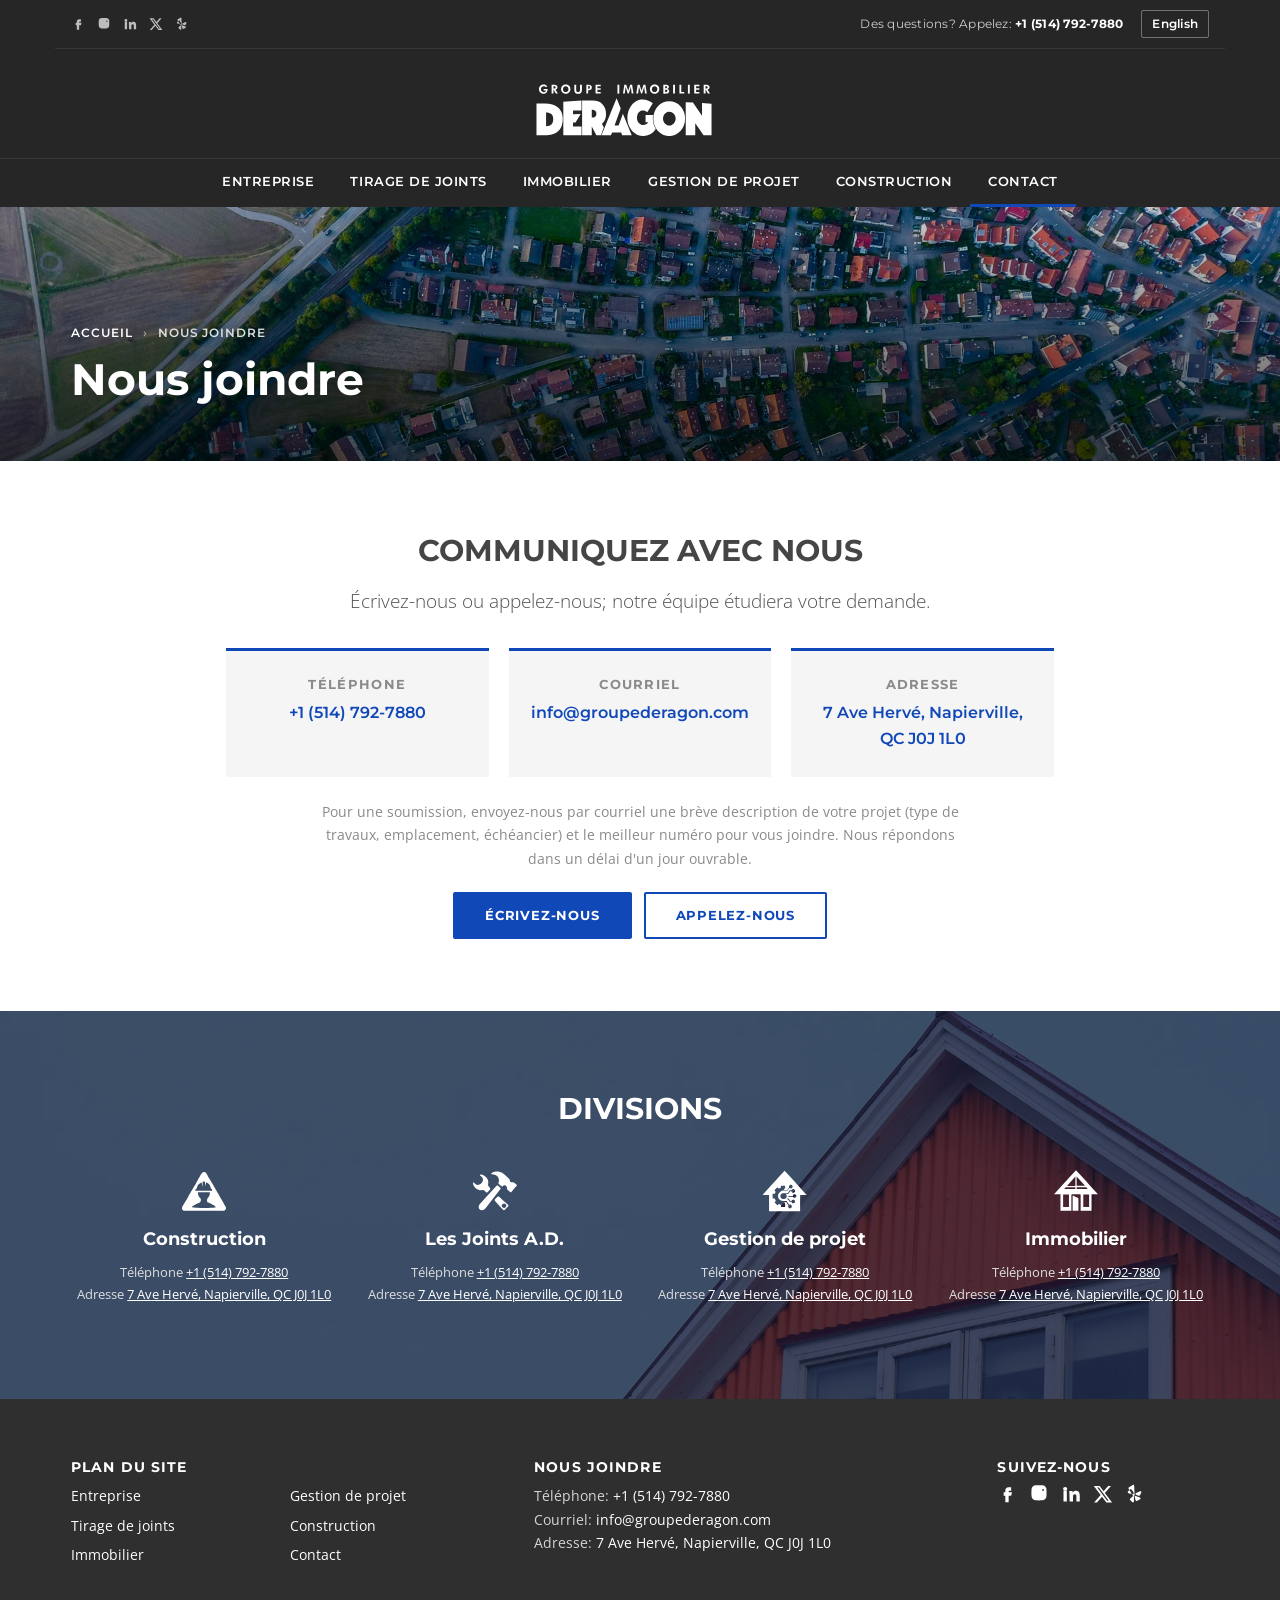
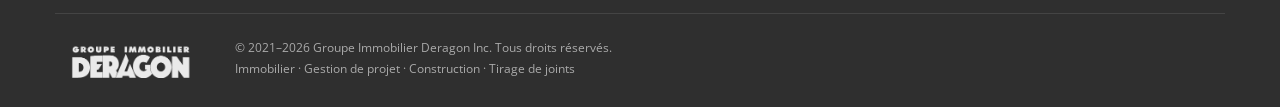
<file: fr/contact/index.html>
<!doctype html>
<html lang="fr-CA">
<head>
<meta charset="utf-8">
<meta name="viewport" content="width=device-width, initial-scale=1">
<title>Nous joindre — Groupe Immobilier Deragon Inc.</title>
<meta name="description" content="Joindre Groupe Immobilier Deragon : +1 (514) 792-7880, info@groupederagon.com, 7 Ave Hervé, Napierville, QC J0J 1L0.">
<link rel="alternate" hreflang="en" href="../../contact/">
<link rel="icon" type="image/png" sizes="32x32" href="../../assets/favicon-32.png">
<link rel="apple-touch-icon" href="../../assets/apple-touch-icon.png">
<link rel="preconnect" href="https://fonts.googleapis.com"><link rel="preconnect" href="https://fonts.gstatic.com" crossorigin>
<link href="https://fonts.googleapis.com/css2?family=Montserrat:wght@500;600;700&family=Open+Sans:wght@300;400;600;700&display=swap" rel="stylesheet">
<link rel="stylesheet" href="../../assets/site.css">
</head>
<body>
<a class="skip" href="#main">Aller au contenu</a>
<header class="site-header">
  <div class="topbar wrap">
    <div class="social"><a href="https://www.facebook.com/groupederagon" target="_blank" rel="noopener" aria-label="Facebook"><svg viewBox="0 0 24 24" aria-hidden="true"><path d="M14 8h3V4h-3c-2.8 0-4 1.7-4 4.3V10H8v4h2v8h4v-8h3l1-4h-4V8.6c0-.4.3-.6.6-.6z"/></svg></a><a href="https://www.instagram.com/groupederagon/" target="_blank" rel="noopener" aria-label="Instagram"><svg viewBox="0 0 24 24" aria-hidden="true"><path d="M12 7.3A4.7 4.7 0 1 0 16.7 12 4.7 4.7 0 0 0 12 7.3zm0 7.7a3 3 0 1 1 3-3 3 3 0 0 1-3 3zm6-7.9a1.1 1.1 0 1 1-1.1-1.1A1.1 1.1 0 0 1 18 7.1zM21 7a5.4 5.4 0 0 0-1.5-3.9A5.4 5.4 0 0 0 15.6 1.6C14.1 1.5 9.9 1.5 8.4 1.6A5.4 5.4 0 0 0 4.5 3 5.4 5.4 0 0 0 3 7c-.1 1.5-.1 5.7 0 7.2a5.4 5.4 0 0 0 1.5 3.9 5.4 5.4 0 0 0 3.9 1.5c1.5.1 5.7.1 7.2 0a5.4 5.4 0 0 0 3.9-1.5 5.4 5.4 0 0 0 1.5-3.9c.1-1.5.1-5.7 0-7.2z"/></svg></a><a href="https://www.linkedin.com/company/69556279/" target="_blank" rel="noopener" aria-label="LinkedIn"><svg viewBox="0 0 24 24" aria-hidden="true"><path d="M4.98 3.5A2.5 2.5 0 1 1 2.5 6a2.5 2.5 0 0 1 2.48-2.5zM3 8.5h4V21H3zm7 0h3.8v1.7h.1a4.2 4.2 0 0 1 3.8-2c4 0 4.8 2.6 4.8 6.1V21h-4v-5.6c0-1.3 0-3.1-1.9-3.1s-2.2 1.5-2.2 3V21h-4z"/></svg></a><a href="https://twitter.com/groupederagon" target="_blank" rel="noopener" aria-label="Twitter / X"><svg viewBox="0 0 24 24" aria-hidden="true"><path d="M18.2 2.3h3.4l-7.4 8.4 8.7 11.5h-6.8l-5.3-7-6.1 7H1.3l7.9-9L.9 2.3h7l4.8 6.4zm-1.2 17.9h1.9L7 4.2H5z"/></svg></a><a href="https://biz.yelp.com/home/vW1tlJqY5HD8A835CHIRmg/" target="_blank" rel="noopener" aria-label="Yelp"><svg viewBox="0 0 24 24" aria-hidden="true"><path d="M11 2.2c.1-.9-.8-1.5-1.6-1.1C7.1 2.2 5 3.6 4.4 4.3c-.5.6-.3 1.2.1 1.8l4.9 7.8c.7 1.1 2.2.6 2.1-.7zM13 14.4l4.9 1.9c.9.3 1 1.5.2 2-1.4.9-3.2 1.9-3.9 2.1-.8.2-1.3-.3-1.5-1l-1.1-4.2c-.2-.8.6-1.1 1.4-.8zm.3-3.7 4.8-2c.9-.4 1.8.4 1.5 1.3-.5 1.5-1.2 3.1-1.6 3.6-.5.6-1.1.6-1.7.4L13.1 13c-.8-.4-.6-2 .2-2.3zm-2.5 4.9-.1 5.3c0 .9-1 1.4-1.7.9-1.3-1-2.7-2.3-3-2.9-.4-.7-.1-1.2.4-1.6l3.3-2.8c.6-.5 1.1 0 1.1 1.1zm-1.5-3.3-5.1-1.3c-.9-.2-1.2-1.3-.6-2 1-1.2 2.3-2.4 3-2.7.6-.3 1.2 0 1.6.6l2.2 3.6c.4.8-.2 2-1.1 1.8z"/></svg></a></div>
    <div class="topbar-right">
      <span class="call">Des questions? Appelez: <a href="tel:+15147927880">+1 (514) 792-7880</a></span>
      <a class="lang" href="../../contact/" hreflang="en" lang="en">English</a>
    </div>
  </div>
  <div class="brand"><a href="../../fr/"><img src="../../assets/logo.svg" alt="Groupe Immobilier Deragon" width="300" height="86"></a></div>
  <nav class="mainnav" aria-label="Main">
    <input type="checkbox" id="navtoggle" hidden>
    <label for="navtoggle" class="burger" aria-label="Menu"><span></span><span></span><span></span></label>
    <ul><li><a href="../../fr/entreprise/">Entreprise</a></li><li><a href="../../fr/tirage/">Tirage de joints</a></li><li><a href="../../fr/immobilier/">Immobilier</a></li><li><a href="../../fr/gestion/">Gestion de projet</a></li><li><a href="../../fr/construction/">Construction</a></li><li><a href="../../fr/contact/" aria-current="page">Contact</a></li></ul>
  </nav>
</header>
<main id="main">
<section class="pagehead" style="background-image:url('../../assets/img/banner-contact.webp')">
  <div class="wrap"><nav class="crumbs" aria-label="Breadcrumb"><a href="../../fr/">Accueil</a> <span>›</span> Nous joindre</nav>
  <h1>Nous joindre</h1></div>
</section>
<section class="block"><div class="wrap narrow center">
  <h2 class="h3">Communiquez avec nous</h2>
  <p class="lead dark">Écrivez-nous ou appelez-nous; notre équipe étudiera votre demande.</p>
  <ul class="contact-cards">
    <li><h3>Téléphone</h3><a href="tel:+15147927880">+1 (514) 792-7880</a></li>
    <li><h3>Courriel</h3><a href="mailto:info@groupederagon.com?subject=Demande%20de%20soumission">info@groupederagon.com</a></li>
    <li><h3>Adresse</h3><a href="https://goo.gl/maps/F1HdtZ9UkwDvxzNq7" target="_blank" rel="noopener">7 Ave Hervé, Napierville, QC J0J 1L0</a></li>
  </ul>
  <p class="note">Pour une soumission, envoyez-nous par courriel une brève description de votre projet (type de travaux, emplacement, échéancier) et le meilleur numéro pour vous joindre. Nous répondons dans un délai d'un jour ouvrable.</p>
  <div class="btns"><a class="btn" href="mailto:info@groupederagon.com?subject=Demande%20de%20soumission">Écrivez-nous</a> <a class="btn btn-outline" href="tel:+15147927880">Appelez-nous</a></div>
</div></section>
<section class="divisions" style="background-image:url('../../assets/img/banner-divisions.webp')"><div class="wrap"><h2>Divisions</h2><ul><li><img src="../../assets/icons/construction-white.svg" alt="" width="48" height="48"><h3>Construction</h3><p>Téléphone <a href="tel:+15147927880">+1 (514) 792-7880</a><br>Adresse <a href="https://goo.gl/maps/F1HdtZ9UkwDvxzNq7" target="_blank" rel="noopener">7 Ave Hervé, Napierville, QC J0J 1L0</a></p></li><li><img src="../../assets/icons/finishing-white.svg" alt="" width="48" height="48"><h3>Les Joints A.D.</h3><p>Téléphone <a href="tel:+15147927880">+1 (514) 792-7880</a><br>Adresse <a href="https://goo.gl/maps/F1HdtZ9UkwDvxzNq7" target="_blank" rel="noopener">7 Ave Hervé, Napierville, QC J0J 1L0</a></p></li><li><img src="../../assets/icons/development-white.svg" alt="" width="48" height="48"><h3>Gestion de projet</h3><p>Téléphone <a href="tel:+15147927880">+1 (514) 792-7880</a><br>Adresse <a href="https://goo.gl/maps/F1HdtZ9UkwDvxzNq7" target="_blank" rel="noopener">7 Ave Hervé, Napierville, QC J0J 1L0</a></p></li><li><img src="../../assets/icons/real-estate-white.svg" alt="" width="48" height="48"><h3>Immobilier</h3><p>Téléphone <a href="tel:+15147927880">+1 (514) 792-7880</a><br>Adresse <a href="https://goo.gl/maps/F1HdtZ9UkwDvxzNq7" target="_blank" rel="noopener">7 Ave Hervé, Napierville, QC J0J 1L0</a></p></li></ul></div></section>
</main>
<footer class="site-footer">
  <div class="wrap fgrid">
    <div><h3>Plan du site</h3><ul class="fnav"><li><a href="../../fr/entreprise/">Entreprise</a></li><li><a href="../../fr/tirage/">Tirage de joints</a></li><li><a href="../../fr/immobilier/">Immobilier</a></li><li><a href="../../fr/gestion/">Gestion de projet</a></li><li><a href="../../fr/construction/">Construction</a></li><li><a href="../../fr/contact/">Contact</a></li></ul></div>
    <div><h3>Nous joindre</h3>
      <p>Téléphone: <a href="tel:+15147927880">+1 (514) 792-7880</a><br>
      Courriel: <a href="mailto:info@groupederagon.com">info@groupederagon.com</a><br>
      Adresse: <a href="https://goo.gl/maps/F1HdtZ9UkwDvxzNq7" target="_blank" rel="noopener">7 Ave Hervé, Napierville, QC J0J 1L0</a></p></div>
    <div><h3>Suivez-nous</h3><div class="social big"><a href="https://www.facebook.com/groupederagon" target="_blank" rel="noopener" aria-label="Facebook"><svg viewBox="0 0 24 24" aria-hidden="true"><path d="M14 8h3V4h-3c-2.8 0-4 1.7-4 4.3V10H8v4h2v8h4v-8h3l1-4h-4V8.6c0-.4.3-.6.6-.6z"/></svg></a><a href="https://www.instagram.com/groupederagon/" target="_blank" rel="noopener" aria-label="Instagram"><svg viewBox="0 0 24 24" aria-hidden="true"><path d="M12 7.3A4.7 4.7 0 1 0 16.7 12 4.7 4.7 0 0 0 12 7.3zm0 7.7a3 3 0 1 1 3-3 3 3 0 0 1-3 3zm6-7.9a1.1 1.1 0 1 1-1.1-1.1A1.1 1.1 0 0 1 18 7.1zM21 7a5.4 5.4 0 0 0-1.5-3.9A5.4 5.4 0 0 0 15.6 1.6C14.1 1.5 9.9 1.5 8.4 1.6A5.4 5.4 0 0 0 4.5 3 5.4 5.4 0 0 0 3 7c-.1 1.5-.1 5.7 0 7.2a5.4 5.4 0 0 0 1.5 3.9 5.4 5.4 0 0 0 3.9 1.5c1.5.1 5.7.1 7.2 0a5.4 5.4 0 0 0 3.9-1.5 5.4 5.4 0 0 0 1.5-3.9c.1-1.5.1-5.7 0-7.2z"/></svg></a><a href="https://www.linkedin.com/company/69556279/" target="_blank" rel="noopener" aria-label="LinkedIn"><svg viewBox="0 0 24 24" aria-hidden="true"><path d="M4.98 3.5A2.5 2.5 0 1 1 2.5 6a2.5 2.5 0 0 1 2.48-2.5zM3 8.5h4V21H3zm7 0h3.8v1.7h.1a4.2 4.2 0 0 1 3.8-2c4 0 4.8 2.6 4.8 6.1V21h-4v-5.6c0-1.3 0-3.1-1.9-3.1s-2.2 1.5-2.2 3V21h-4z"/></svg></a><a href="https://twitter.com/groupederagon" target="_blank" rel="noopener" aria-label="Twitter / X"><svg viewBox="0 0 24 24" aria-hidden="true"><path d="M18.2 2.3h3.4l-7.4 8.4 8.7 11.5h-6.8l-5.3-7-6.1 7H1.3l7.9-9L.9 2.3h7l4.8 6.4zm-1.2 17.9h1.9L7 4.2H5z"/></svg></a><a href="https://biz.yelp.com/home/vW1tlJqY5HD8A835CHIRmg/" target="_blank" rel="noopener" aria-label="Yelp"><svg viewBox="0 0 24 24" aria-hidden="true"><path d="M11 2.2c.1-.9-.8-1.5-1.6-1.1C7.1 2.2 5 3.6 4.4 4.3c-.5.6-.3 1.2.1 1.8l4.9 7.8c.7 1.1 2.2.6 2.1-.7zM13 14.4l4.9 1.9c.9.3 1 1.5.2 2-1.4.9-3.2 1.9-3.9 2.1-.8.2-1.3-.3-1.5-1l-1.1-4.2c-.2-.8.6-1.1 1.4-.8zm.3-3.7 4.8-2c.9-.4 1.8.4 1.5 1.3-.5 1.5-1.2 3.1-1.6 3.6-.5.6-1.1.6-1.7.4L13.1 13c-.8-.4-.6-2 .2-2.3zm-2.5 4.9-.1 5.3c0 .9-1 1.4-1.7.9-1.3-1-2.7-2.3-3-2.9-.4-.7-.1-1.2.4-1.6l3.3-2.8c.6-.5 1.1 0 1.1 1.1zm-1.5-3.3-5.1-1.3c-.9-.2-1.2-1.3-.6-2 1-1.2 2.3-2.4 3-2.7.6-.3 1.2 0 1.6.6l2.2 3.6c.4.8-.2 2-1.1 1.8z"/></svg></a></div></div>
  </div>
  <div class="wrap fbottom">
    <img src="../../assets/logo-footer.png" alt="Groupe Immobilier Deragon" width="163" height="47" loading="lazy">
    <p>© 2021–2026 Groupe Immobilier Deragon Inc. Tous droits réservés.<br><span>Immobilier · Gestion de projet · Construction · Tirage de joints</span></p>
  </div>
</footer>
</body>
</html>
</file>
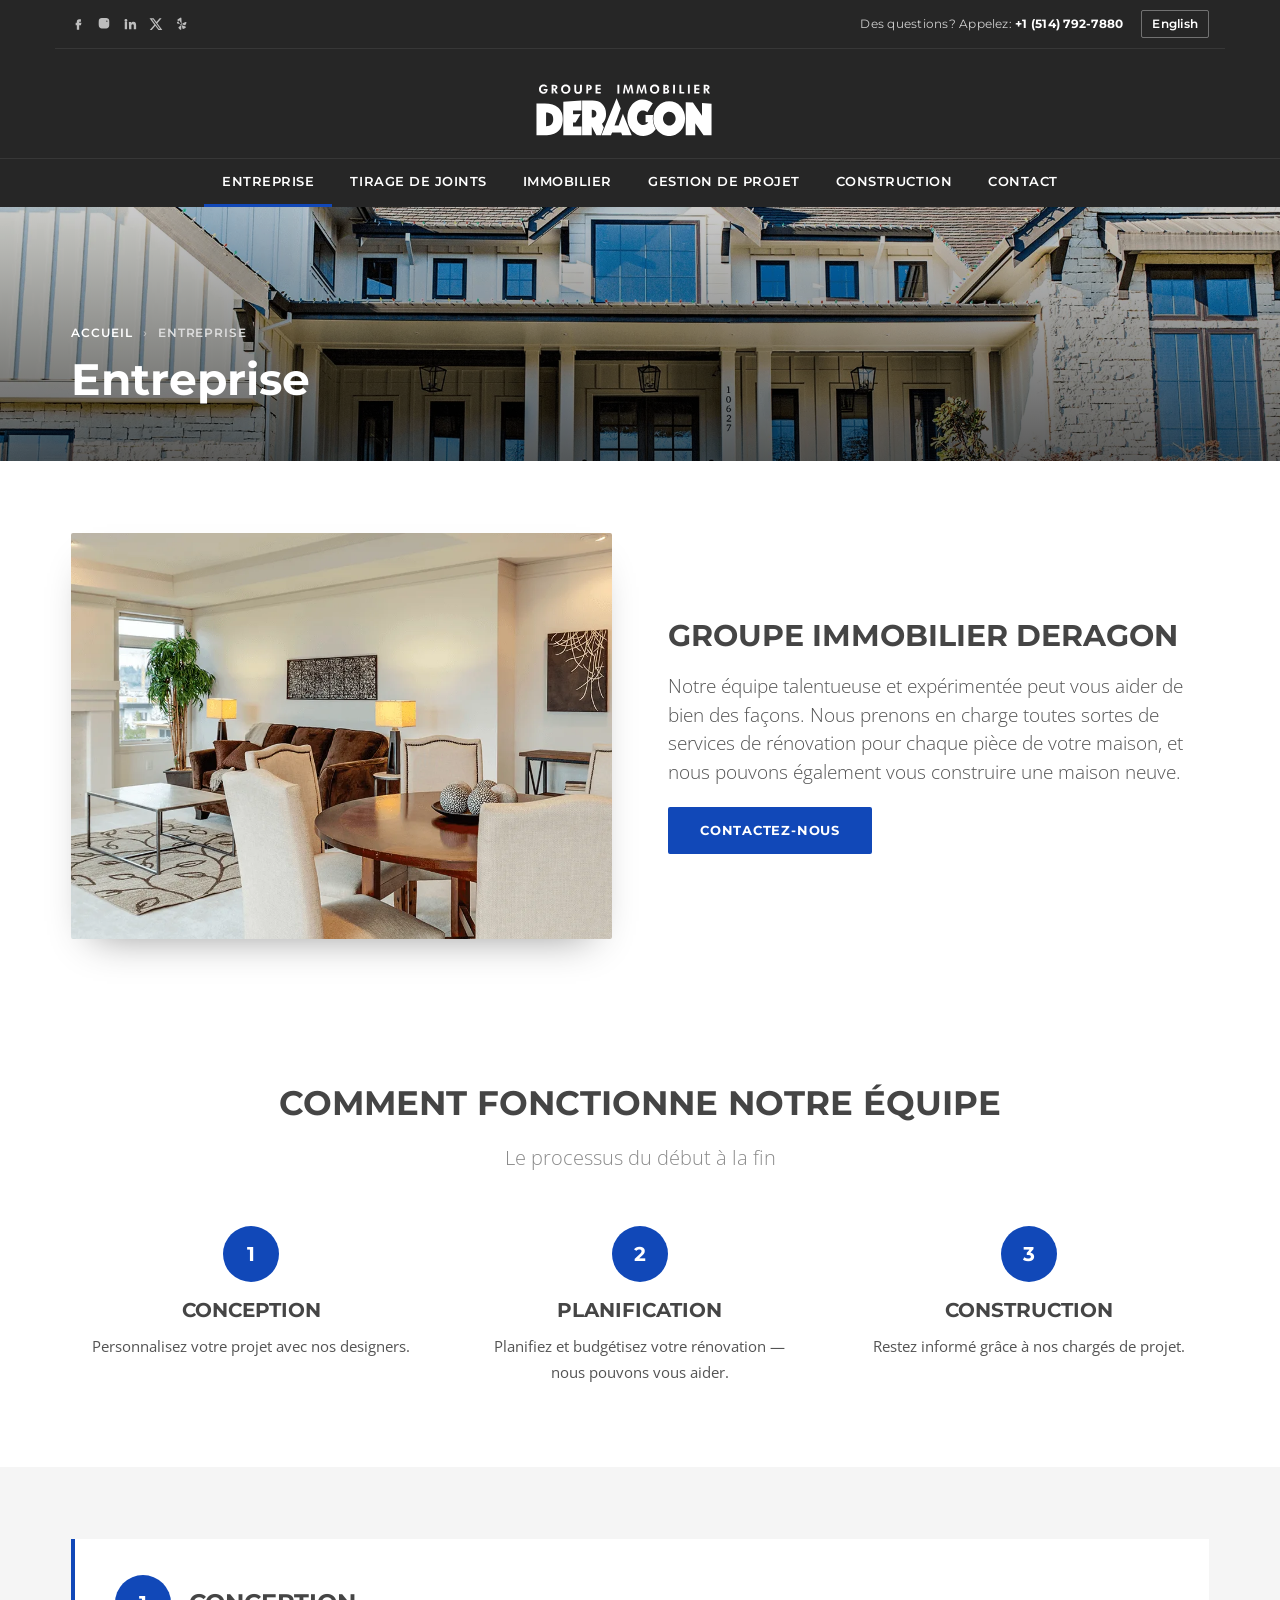
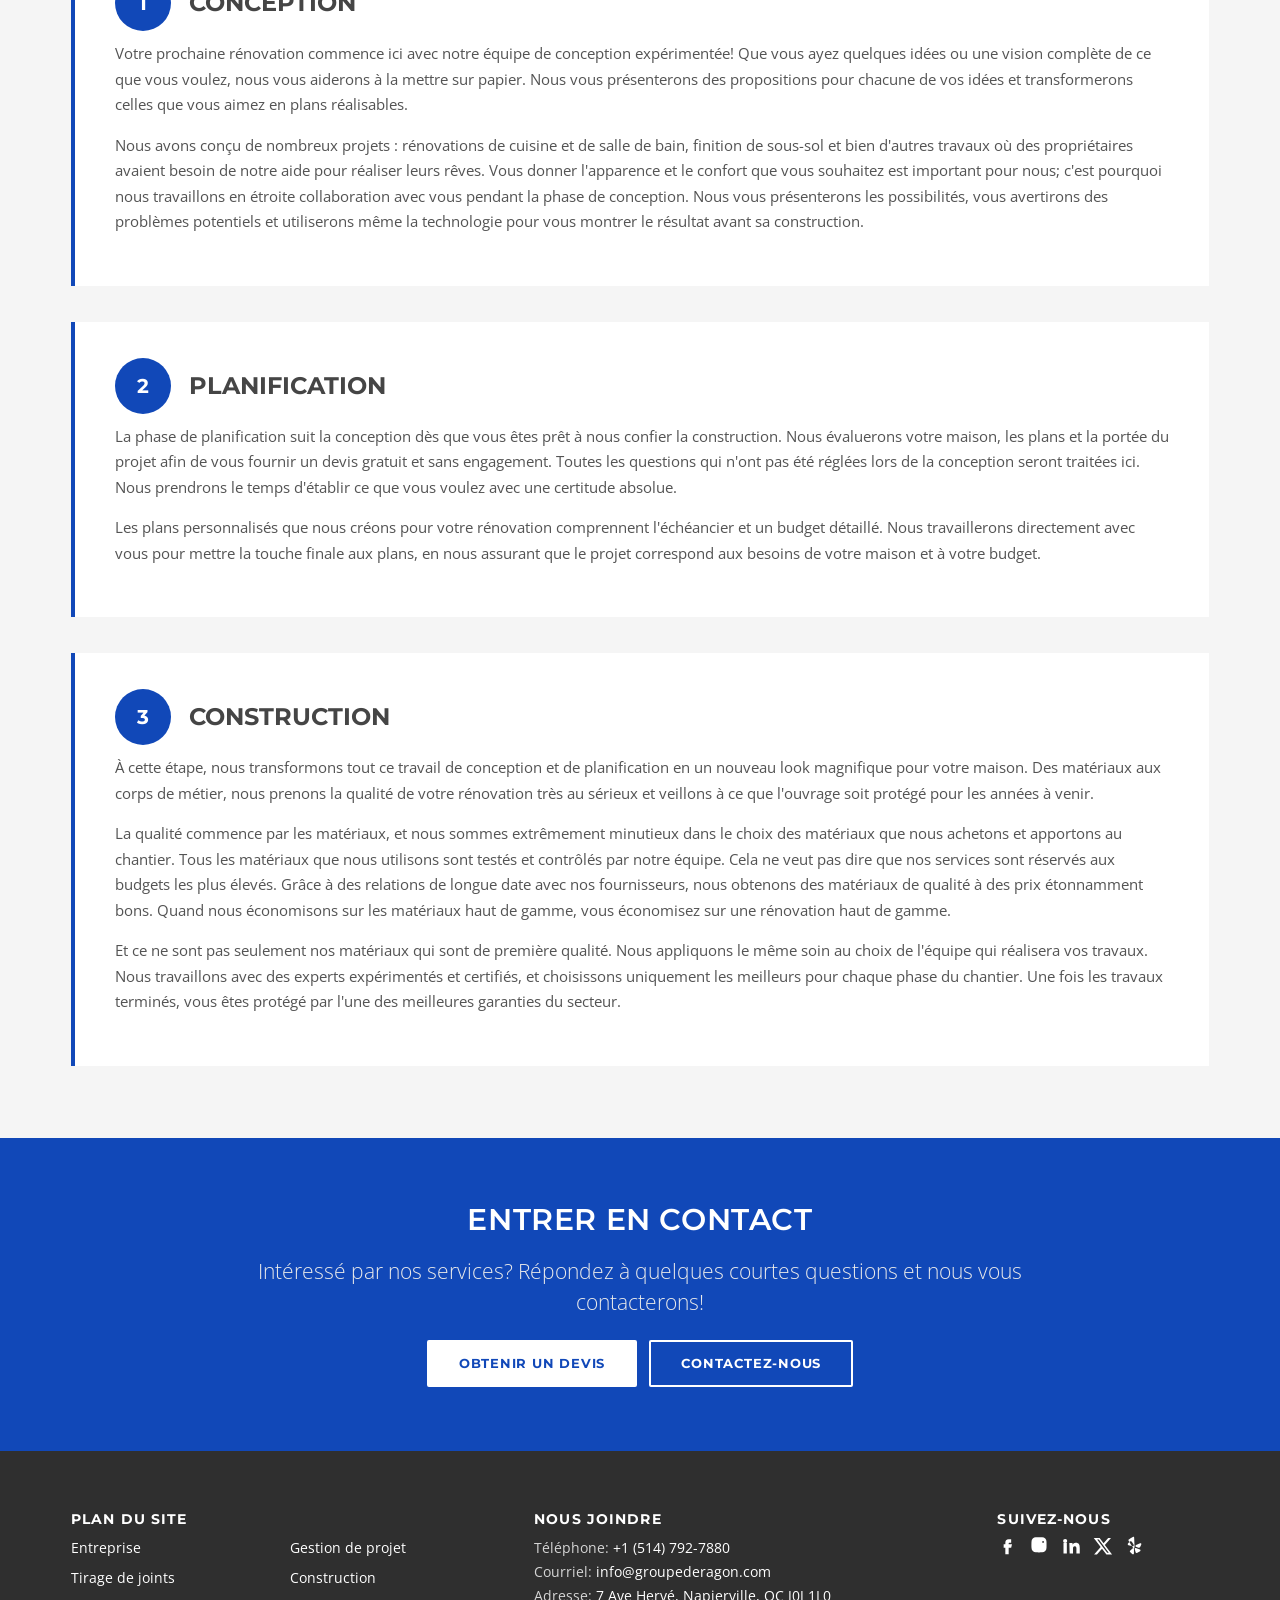
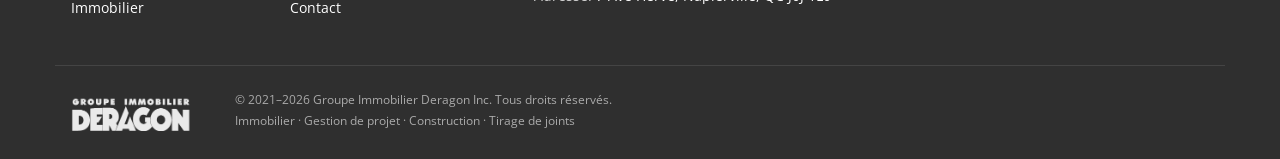
<file: fr/entreprise/index.html>
<!doctype html>
<html lang="fr-CA">
<head>
<meta charset="utf-8">
<meta name="viewport" content="width=device-width, initial-scale=1">
<title>Entreprise — Groupe Immobilier Deragon Inc.</title>
<meta name="description" content="Conception, planification, construction : comment Groupe Immobilier Deragon réalise vos rénovations et maisons neuves.">
<link rel="alternate" hreflang="en" href="../../about/">
<link rel="icon" type="image/png" sizes="32x32" href="../../assets/favicon-32.png">
<link rel="apple-touch-icon" href="../../assets/apple-touch-icon.png">
<link rel="preconnect" href="https://fonts.googleapis.com"><link rel="preconnect" href="https://fonts.gstatic.com" crossorigin>
<link href="https://fonts.googleapis.com/css2?family=Montserrat:wght@500;600;700&family=Open+Sans:wght@300;400;600;700&display=swap" rel="stylesheet">
<link rel="stylesheet" href="../../assets/site.css">
</head>
<body>
<a class="skip" href="#main">Aller au contenu</a>
<header class="site-header">
  <div class="topbar wrap">
    <div class="social"><a href="https://www.facebook.com/groupederagon" target="_blank" rel="noopener" aria-label="Facebook"><svg viewBox="0 0 24 24" aria-hidden="true"><path d="M14 8h3V4h-3c-2.8 0-4 1.7-4 4.3V10H8v4h2v8h4v-8h3l1-4h-4V8.6c0-.4.3-.6.6-.6z"/></svg></a><a href="https://www.instagram.com/groupederagon/" target="_blank" rel="noopener" aria-label="Instagram"><svg viewBox="0 0 24 24" aria-hidden="true"><path d="M12 7.3A4.7 4.7 0 1 0 16.7 12 4.7 4.7 0 0 0 12 7.3zm0 7.7a3 3 0 1 1 3-3 3 3 0 0 1-3 3zm6-7.9a1.1 1.1 0 1 1-1.1-1.1A1.1 1.1 0 0 1 18 7.1zM21 7a5.4 5.4 0 0 0-1.5-3.9A5.4 5.4 0 0 0 15.6 1.6C14.1 1.5 9.9 1.5 8.4 1.6A5.4 5.4 0 0 0 4.5 3 5.4 5.4 0 0 0 3 7c-.1 1.5-.1 5.7 0 7.2a5.4 5.4 0 0 0 1.5 3.9 5.4 5.4 0 0 0 3.9 1.5c1.5.1 5.7.1 7.2 0a5.4 5.4 0 0 0 3.9-1.5 5.4 5.4 0 0 0 1.5-3.9c.1-1.5.1-5.7 0-7.2z"/></svg></a><a href="https://www.linkedin.com/company/69556279/" target="_blank" rel="noopener" aria-label="LinkedIn"><svg viewBox="0 0 24 24" aria-hidden="true"><path d="M4.98 3.5A2.5 2.5 0 1 1 2.5 6a2.5 2.5 0 0 1 2.48-2.5zM3 8.5h4V21H3zm7 0h3.8v1.7h.1a4.2 4.2 0 0 1 3.8-2c4 0 4.8 2.6 4.8 6.1V21h-4v-5.6c0-1.3 0-3.1-1.9-3.1s-2.2 1.5-2.2 3V21h-4z"/></svg></a><a href="https://twitter.com/groupederagon" target="_blank" rel="noopener" aria-label="Twitter / X"><svg viewBox="0 0 24 24" aria-hidden="true"><path d="M18.2 2.3h3.4l-7.4 8.4 8.7 11.5h-6.8l-5.3-7-6.1 7H1.3l7.9-9L.9 2.3h7l4.8 6.4zm-1.2 17.9h1.9L7 4.2H5z"/></svg></a><a href="https://biz.yelp.com/home/vW1tlJqY5HD8A835CHIRmg/" target="_blank" rel="noopener" aria-label="Yelp"><svg viewBox="0 0 24 24" aria-hidden="true"><path d="M11 2.2c.1-.9-.8-1.5-1.6-1.1C7.1 2.2 5 3.6 4.4 4.3c-.5.6-.3 1.2.1 1.8l4.9 7.8c.7 1.1 2.2.6 2.1-.7zM13 14.4l4.9 1.9c.9.3 1 1.5.2 2-1.4.9-3.2 1.9-3.9 2.1-.8.2-1.3-.3-1.5-1l-1.1-4.2c-.2-.8.6-1.1 1.4-.8zm.3-3.7 4.8-2c.9-.4 1.8.4 1.5 1.3-.5 1.5-1.2 3.1-1.6 3.6-.5.6-1.1.6-1.7.4L13.1 13c-.8-.4-.6-2 .2-2.3zm-2.5 4.9-.1 5.3c0 .9-1 1.4-1.7.9-1.3-1-2.7-2.3-3-2.9-.4-.7-.1-1.2.4-1.6l3.3-2.8c.6-.5 1.1 0 1.1 1.1zm-1.5-3.3-5.1-1.3c-.9-.2-1.2-1.3-.6-2 1-1.2 2.3-2.4 3-2.7.6-.3 1.2 0 1.6.6l2.2 3.6c.4.8-.2 2-1.1 1.8z"/></svg></a></div>
    <div class="topbar-right">
      <span class="call">Des questions? Appelez: <a href="tel:+15147927880">+1 (514) 792-7880</a></span>
      <a class="lang" href="../../about/" hreflang="en" lang="en">English</a>
    </div>
  </div>
  <div class="brand"><a href="../../fr/"><img src="../../assets/logo.svg" alt="Groupe Immobilier Deragon" width="300" height="86"></a></div>
  <nav class="mainnav" aria-label="Main">
    <input type="checkbox" id="navtoggle" hidden>
    <label for="navtoggle" class="burger" aria-label="Menu"><span></span><span></span><span></span></label>
    <ul><li><a href="../../fr/entreprise/" aria-current="page">Entreprise</a></li><li><a href="../../fr/tirage/">Tirage de joints</a></li><li><a href="../../fr/immobilier/">Immobilier</a></li><li><a href="../../fr/gestion/">Gestion de projet</a></li><li><a href="../../fr/construction/">Construction</a></li><li><a href="../../fr/contact/">Contact</a></li></ul>
  </nav>
</header>
<main id="main">
<section class="pagehead" style="background-image:url('../../assets/img/banner-house.webp')">
  <div class="wrap"><nav class="crumbs" aria-label="Breadcrumb"><a href="../../fr/">Accueil</a> <span>›</span> Entreprise</nav>
  <h1>Entreprise</h1></div>
</section>
<section class="block"><div class="wrap split">
  <figure><img src="../../assets/img/banner-interior.webp" alt="Intérieur fini par Deragon" loading="lazy"></figure>
  <div><h2 class="h3">Groupe Immobilier Deragon</h2><p class="lead dark">Notre équipe talentueuse et expérimentée peut vous aider de bien des façons. Nous prenons en charge toutes sortes de services de rénovation pour chaque pièce de votre maison, et nous pouvons également vous construire une maison neuve.</p><div class="btns"><a class="btn" href="../../fr/contact/">Contactez-nous</a></div></div></div></section>
<section class="block"><div class="wrap"><header class="sechead"><h2>Comment fonctionne notre équipe</h2><p>Le processus du début à la fin</p></header><ol class="process"><li><span class="num">1</span><h3>Conception</h3><p>Personnalisez votre projet avec nos designers.</p></li><li><span class="num">2</span><h3>Planification</h3><p>Planifiez et budgétisez votre rénovation — nous pouvons vous aider.</p></li><li><span class="num">3</span><h3>Construction</h3><p>Restez informé grâce à nos chargés de projet.</p></li></ol></div></section>
<section class="block alt"><div class="wrap stages"><article class="stage"><span class="num">1</span><h3>Conception</h3><p>Votre prochaine rénovation commence ici avec notre équipe de conception expérimentée! Que vous ayez quelques idées ou une vision complète de ce que vous voulez, nous vous aiderons à la mettre sur papier. Nous vous présenterons des propositions pour chacune de vos idées et transformerons celles que vous aimez en plans réalisables.</p><p>Nous avons conçu de nombreux projets : rénovations de cuisine et de salle de bain, finition de sous-sol et bien d&#x27;autres travaux où des propriétaires avaient besoin de notre aide pour réaliser leurs rêves. Vous donner l&#x27;apparence et le confort que vous souhaitez est important pour nous; c&#x27;est pourquoi nous travaillons en étroite collaboration avec vous pendant la phase de conception. Nous vous présenterons les possibilités, vous avertirons des problèmes potentiels et utiliserons même la technologie pour vous montrer le résultat avant sa construction.</p></article><article class="stage"><span class="num">2</span><h3>Planification</h3><p>La phase de planification suit la conception dès que vous êtes prêt à nous confier la construction. Nous évaluerons votre maison, les plans et la portée du projet afin de vous fournir un devis gratuit et sans engagement. Toutes les questions qui n&#x27;ont pas été réglées lors de la conception seront traitées ici. Nous prendrons le temps d&#x27;établir ce que vous voulez avec une certitude absolue.</p><p>Les plans personnalisés que nous créons pour votre rénovation comprennent l&#x27;échéancier et un budget détaillé. Nous travaillerons directement avec vous pour mettre la touche finale aux plans, en nous assurant que le projet correspond aux besoins de votre maison et à votre budget.</p></article><article class="stage"><span class="num">3</span><h3>Construction</h3><p>À cette étape, nous transformons tout ce travail de conception et de planification en un nouveau look magnifique pour votre maison. Des matériaux aux corps de métier, nous prenons la qualité de votre rénovation très au sérieux et veillons à ce que l&#x27;ouvrage soit protégé pour les années à venir.</p><p>La qualité commence par les matériaux, et nous sommes extrêmement minutieux dans le choix des matériaux que nous achetons et apportons au chantier. Tous les matériaux que nous utilisons sont testés et contrôlés par notre équipe. Cela ne veut pas dire que nos services sont réservés aux budgets les plus élevés. Grâce à des relations de longue date avec nos fournisseurs, nous obtenons des matériaux de qualité à des prix étonnamment bons. Quand nous économisons sur les matériaux haut de gamme, vous économisez sur une rénovation haut de gamme.</p><p>Et ce ne sont pas seulement nos matériaux qui sont de première qualité. Nous appliquons le même soin au choix de l&#x27;équipe qui réalisera vos travaux. Nous travaillons avec des experts expérimentés et certifiés, et choisissons uniquement les meilleurs pour chaque phase du chantier. Une fois les travaux terminés, vous êtes protégé par l&#x27;une des meilleures garanties du secteur.</p></article></div></section>
<section class="cta"><div class="wrap narrow">
  <h2>Entrer en contact</h2><p class="lead">Intéressé par nos services? Répondez à quelques courtes questions et nous vous contacterons!</p><div class="btns"><a class="btn btn-light" href="../../fr/contact/">Obtenir un devis</a><a class="btn btn-ghost" href="../../fr/contact/">Contactez-nous</a></div></div></section>
</main>
<footer class="site-footer">
  <div class="wrap fgrid">
    <div><h3>Plan du site</h3><ul class="fnav"><li><a href="../../fr/entreprise/">Entreprise</a></li><li><a href="../../fr/tirage/">Tirage de joints</a></li><li><a href="../../fr/immobilier/">Immobilier</a></li><li><a href="../../fr/gestion/">Gestion de projet</a></li><li><a href="../../fr/construction/">Construction</a></li><li><a href="../../fr/contact/">Contact</a></li></ul></div>
    <div><h3>Nous joindre</h3>
      <p>Téléphone: <a href="tel:+15147927880">+1 (514) 792-7880</a><br>
      Courriel: <a href="mailto:info@groupederagon.com">info@groupederagon.com</a><br>
      Adresse: <a href="https://goo.gl/maps/F1HdtZ9UkwDvxzNq7" target="_blank" rel="noopener">7 Ave Hervé, Napierville, QC J0J 1L0</a></p></div>
    <div><h3>Suivez-nous</h3><div class="social big"><a href="https://www.facebook.com/groupederagon" target="_blank" rel="noopener" aria-label="Facebook"><svg viewBox="0 0 24 24" aria-hidden="true"><path d="M14 8h3V4h-3c-2.8 0-4 1.7-4 4.3V10H8v4h2v8h4v-8h3l1-4h-4V8.6c0-.4.3-.6.6-.6z"/></svg></a><a href="https://www.instagram.com/groupederagon/" target="_blank" rel="noopener" aria-label="Instagram"><svg viewBox="0 0 24 24" aria-hidden="true"><path d="M12 7.3A4.7 4.7 0 1 0 16.7 12 4.7 4.7 0 0 0 12 7.3zm0 7.7a3 3 0 1 1 3-3 3 3 0 0 1-3 3zm6-7.9a1.1 1.1 0 1 1-1.1-1.1A1.1 1.1 0 0 1 18 7.1zM21 7a5.4 5.4 0 0 0-1.5-3.9A5.4 5.4 0 0 0 15.6 1.6C14.1 1.5 9.9 1.5 8.4 1.6A5.4 5.4 0 0 0 4.5 3 5.4 5.4 0 0 0 3 7c-.1 1.5-.1 5.7 0 7.2a5.4 5.4 0 0 0 1.5 3.9 5.4 5.4 0 0 0 3.9 1.5c1.5.1 5.7.1 7.2 0a5.4 5.4 0 0 0 3.9-1.5 5.4 5.4 0 0 0 1.5-3.9c.1-1.5.1-5.7 0-7.2z"/></svg></a><a href="https://www.linkedin.com/company/69556279/" target="_blank" rel="noopener" aria-label="LinkedIn"><svg viewBox="0 0 24 24" aria-hidden="true"><path d="M4.98 3.5A2.5 2.5 0 1 1 2.5 6a2.5 2.5 0 0 1 2.48-2.5zM3 8.5h4V21H3zm7 0h3.8v1.7h.1a4.2 4.2 0 0 1 3.8-2c4 0 4.8 2.6 4.8 6.1V21h-4v-5.6c0-1.3 0-3.1-1.9-3.1s-2.2 1.5-2.2 3V21h-4z"/></svg></a><a href="https://twitter.com/groupederagon" target="_blank" rel="noopener" aria-label="Twitter / X"><svg viewBox="0 0 24 24" aria-hidden="true"><path d="M18.2 2.3h3.4l-7.4 8.4 8.7 11.5h-6.8l-5.3-7-6.1 7H1.3l7.9-9L.9 2.3h7l4.8 6.4zm-1.2 17.9h1.9L7 4.2H5z"/></svg></a><a href="https://biz.yelp.com/home/vW1tlJqY5HD8A835CHIRmg/" target="_blank" rel="noopener" aria-label="Yelp"><svg viewBox="0 0 24 24" aria-hidden="true"><path d="M11 2.2c.1-.9-.8-1.5-1.6-1.1C7.1 2.2 5 3.6 4.4 4.3c-.5.6-.3 1.2.1 1.8l4.9 7.8c.7 1.1 2.2.6 2.1-.7zM13 14.4l4.9 1.9c.9.3 1 1.5.2 2-1.4.9-3.2 1.9-3.9 2.1-.8.2-1.3-.3-1.5-1l-1.1-4.2c-.2-.8.6-1.1 1.4-.8zm.3-3.7 4.8-2c.9-.4 1.8.4 1.5 1.3-.5 1.5-1.2 3.1-1.6 3.6-.5.6-1.1.6-1.7.4L13.1 13c-.8-.4-.6-2 .2-2.3zm-2.5 4.9-.1 5.3c0 .9-1 1.4-1.7.9-1.3-1-2.7-2.3-3-2.9-.4-.7-.1-1.2.4-1.6l3.3-2.8c.6-.5 1.1 0 1.1 1.1zm-1.5-3.3-5.1-1.3c-.9-.2-1.2-1.3-.6-2 1-1.2 2.3-2.4 3-2.7.6-.3 1.2 0 1.6.6l2.2 3.6c.4.8-.2 2-1.1 1.8z"/></svg></a></div></div>
  </div>
  <div class="wrap fbottom">
    <img src="../../assets/logo-footer.png" alt="Groupe Immobilier Deragon" width="163" height="47" loading="lazy">
    <p>© 2021–2026 Groupe Immobilier Deragon Inc. Tous droits réservés.<br><span>Immobilier · Gestion de projet · Construction · Tirage de joints</span></p>
  </div>
</footer>
</body>
</html>
</file>
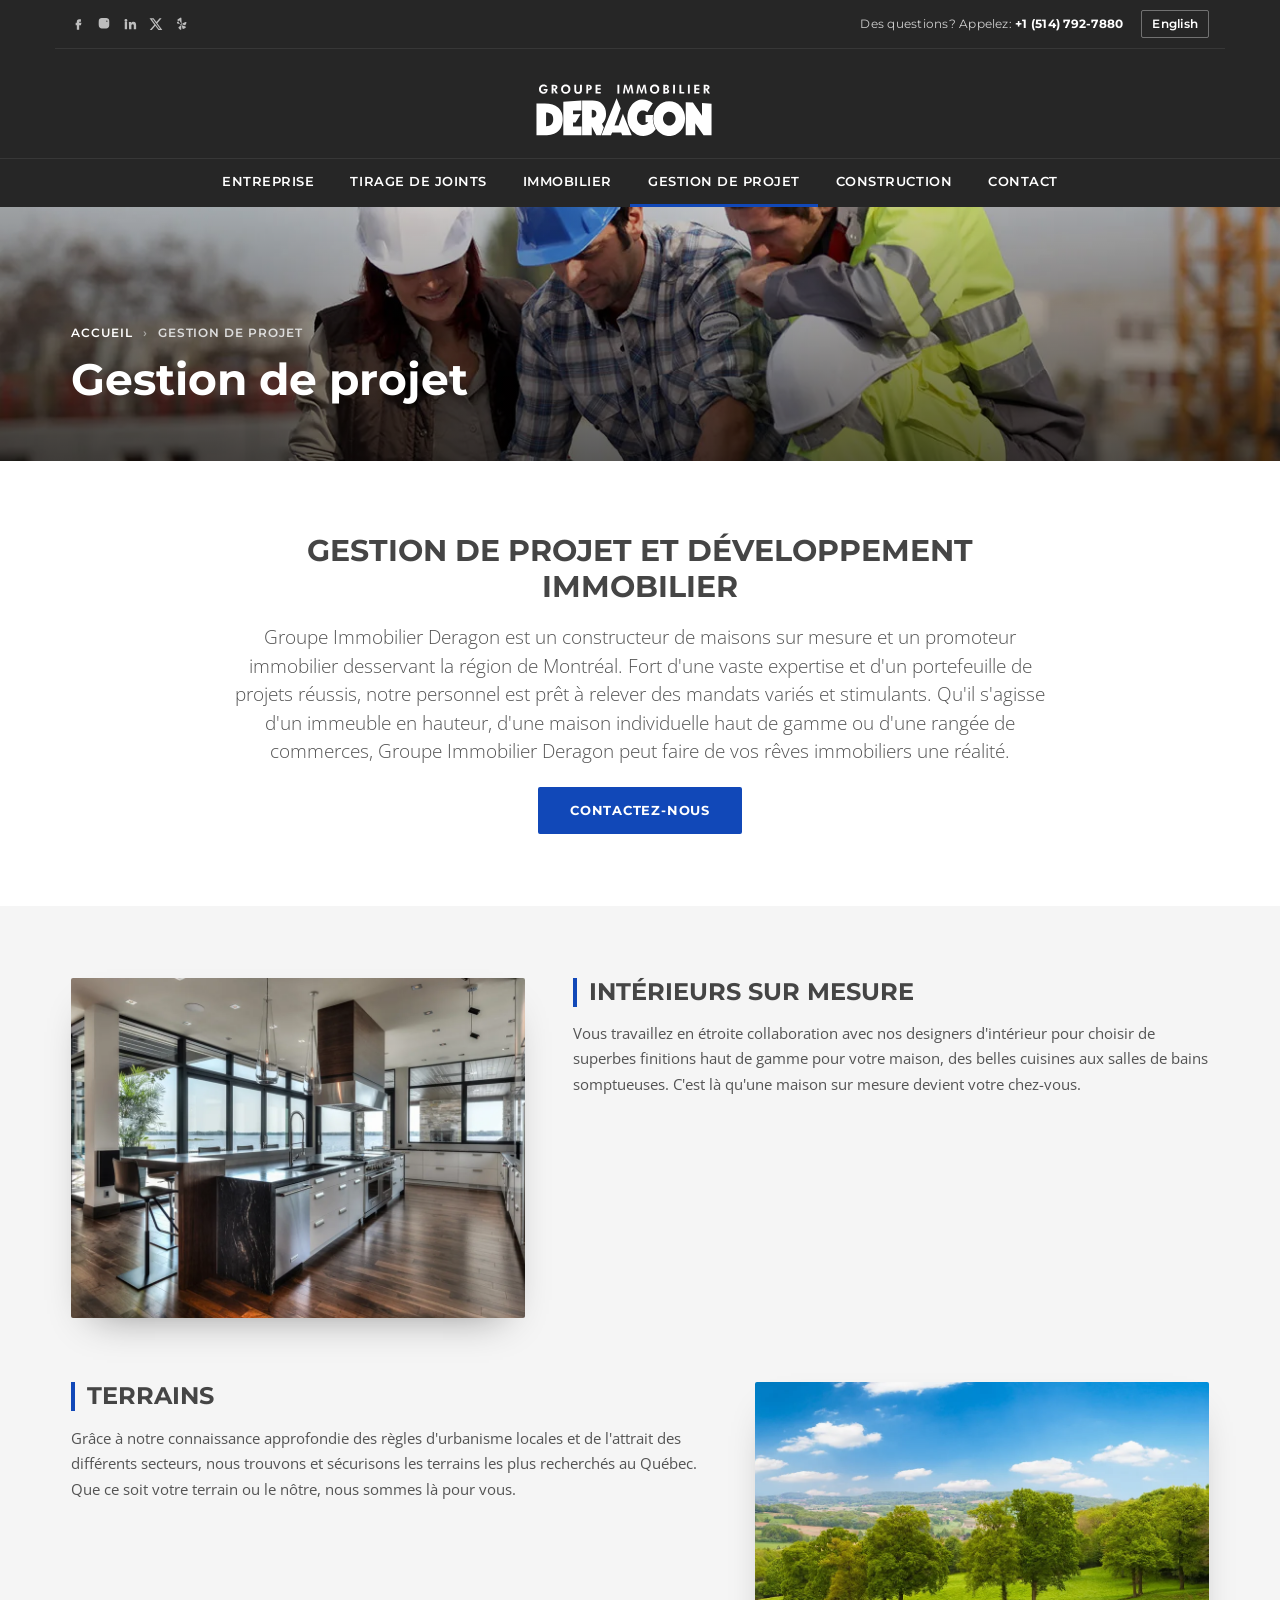
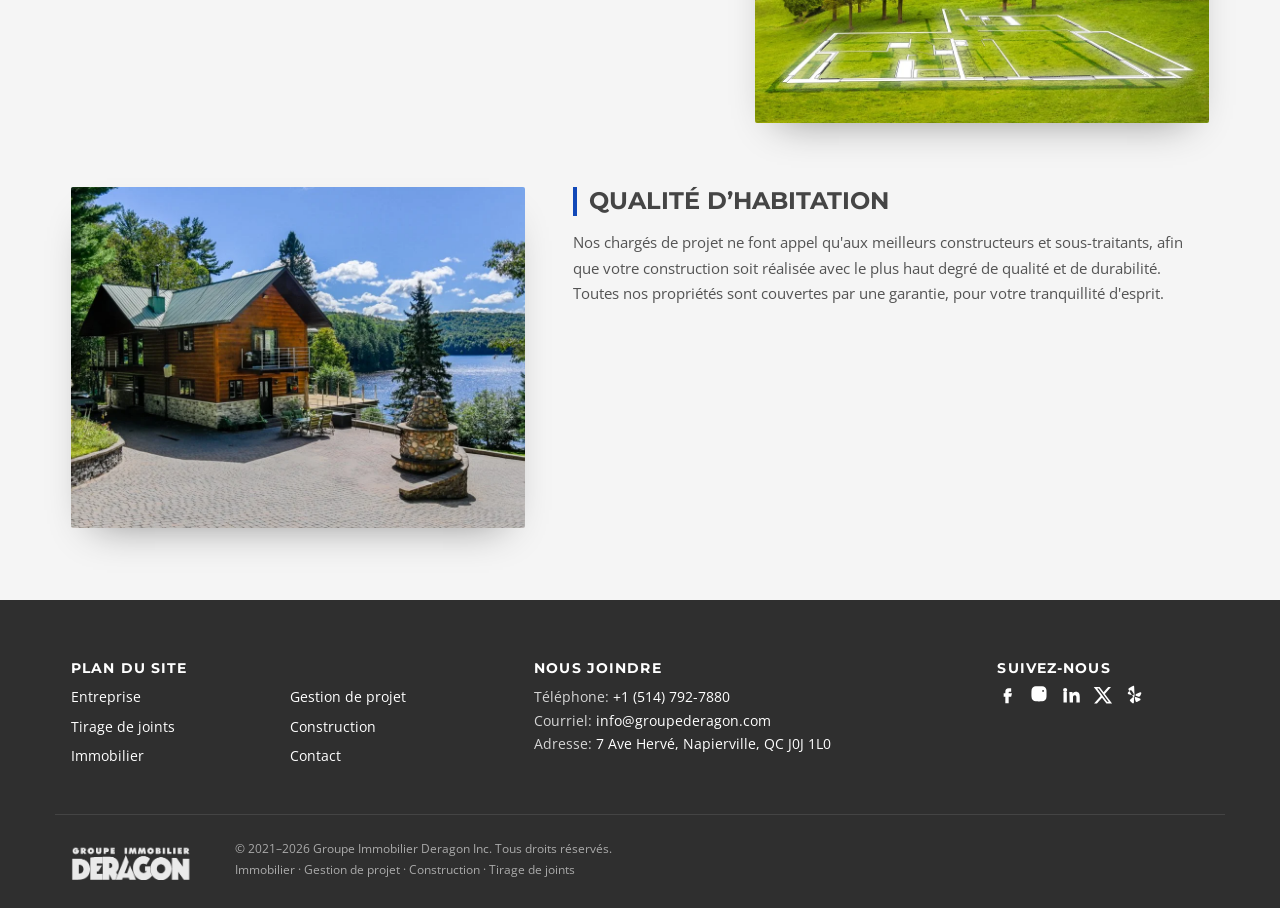
<file: fr/gestion/index.html>
<!doctype html>
<html lang="fr-CA">
<head>
<meta charset="utf-8">
<meta name="viewport" content="width=device-width, initial-scale=1">
<title>Gestion de projet — Groupe Immobilier Deragon Inc.</title>
<meta name="description" content="Maisons sur mesure, terrains et développement immobilier gérés de A à Z par Groupe Immobilier Deragon.">
<link rel="alternate" hreflang="en" href="../../development/">
<link rel="icon" type="image/png" sizes="32x32" href="../../assets/favicon-32.png">
<link rel="apple-touch-icon" href="../../assets/apple-touch-icon.png">
<link rel="preconnect" href="https://fonts.googleapis.com"><link rel="preconnect" href="https://fonts.gstatic.com" crossorigin>
<link href="https://fonts.googleapis.com/css2?family=Montserrat:wght@500;600;700&family=Open+Sans:wght@300;400;600;700&display=swap" rel="stylesheet">
<link rel="stylesheet" href="../../assets/site.css">
</head>
<body>
<a class="skip" href="#main">Aller au contenu</a>
<header class="site-header">
  <div class="topbar wrap">
    <div class="social"><a href="https://www.facebook.com/groupederagon" target="_blank" rel="noopener" aria-label="Facebook"><svg viewBox="0 0 24 24" aria-hidden="true"><path d="M14 8h3V4h-3c-2.8 0-4 1.7-4 4.3V10H8v4h2v8h4v-8h3l1-4h-4V8.6c0-.4.3-.6.6-.6z"/></svg></a><a href="https://www.instagram.com/groupederagon/" target="_blank" rel="noopener" aria-label="Instagram"><svg viewBox="0 0 24 24" aria-hidden="true"><path d="M12 7.3A4.7 4.7 0 1 0 16.7 12 4.7 4.7 0 0 0 12 7.3zm0 7.7a3 3 0 1 1 3-3 3 3 0 0 1-3 3zm6-7.9a1.1 1.1 0 1 1-1.1-1.1A1.1 1.1 0 0 1 18 7.1zM21 7a5.4 5.4 0 0 0-1.5-3.9A5.4 5.4 0 0 0 15.6 1.6C14.1 1.5 9.9 1.5 8.4 1.6A5.4 5.4 0 0 0 4.5 3 5.4 5.4 0 0 0 3 7c-.1 1.5-.1 5.7 0 7.2a5.4 5.4 0 0 0 1.5 3.9 5.4 5.4 0 0 0 3.9 1.5c1.5.1 5.7.1 7.2 0a5.4 5.4 0 0 0 3.9-1.5 5.4 5.4 0 0 0 1.5-3.9c.1-1.5.1-5.7 0-7.2z"/></svg></a><a href="https://www.linkedin.com/company/69556279/" target="_blank" rel="noopener" aria-label="LinkedIn"><svg viewBox="0 0 24 24" aria-hidden="true"><path d="M4.98 3.5A2.5 2.5 0 1 1 2.5 6a2.5 2.5 0 0 1 2.48-2.5zM3 8.5h4V21H3zm7 0h3.8v1.7h.1a4.2 4.2 0 0 1 3.8-2c4 0 4.8 2.6 4.8 6.1V21h-4v-5.6c0-1.3 0-3.1-1.9-3.1s-2.2 1.5-2.2 3V21h-4z"/></svg></a><a href="https://twitter.com/groupederagon" target="_blank" rel="noopener" aria-label="Twitter / X"><svg viewBox="0 0 24 24" aria-hidden="true"><path d="M18.2 2.3h3.4l-7.4 8.4 8.7 11.5h-6.8l-5.3-7-6.1 7H1.3l7.9-9L.9 2.3h7l4.8 6.4zm-1.2 17.9h1.9L7 4.2H5z"/></svg></a><a href="https://biz.yelp.com/home/vW1tlJqY5HD8A835CHIRmg/" target="_blank" rel="noopener" aria-label="Yelp"><svg viewBox="0 0 24 24" aria-hidden="true"><path d="M11 2.2c.1-.9-.8-1.5-1.6-1.1C7.1 2.2 5 3.6 4.4 4.3c-.5.6-.3 1.2.1 1.8l4.9 7.8c.7 1.1 2.2.6 2.1-.7zM13 14.4l4.9 1.9c.9.3 1 1.5.2 2-1.4.9-3.2 1.9-3.9 2.1-.8.2-1.3-.3-1.5-1l-1.1-4.2c-.2-.8.6-1.1 1.4-.8zm.3-3.7 4.8-2c.9-.4 1.8.4 1.5 1.3-.5 1.5-1.2 3.1-1.6 3.6-.5.6-1.1.6-1.7.4L13.1 13c-.8-.4-.6-2 .2-2.3zm-2.5 4.9-.1 5.3c0 .9-1 1.4-1.7.9-1.3-1-2.7-2.3-3-2.9-.4-.7-.1-1.2.4-1.6l3.3-2.8c.6-.5 1.1 0 1.1 1.1zm-1.5-3.3-5.1-1.3c-.9-.2-1.2-1.3-.6-2 1-1.2 2.3-2.4 3-2.7.6-.3 1.2 0 1.6.6l2.2 3.6c.4.8-.2 2-1.1 1.8z"/></svg></a></div>
    <div class="topbar-right">
      <span class="call">Des questions? Appelez: <a href="tel:+15147927880">+1 (514) 792-7880</a></span>
      <a class="lang" href="../../development/" hreflang="en" lang="en">English</a>
    </div>
  </div>
  <div class="brand"><a href="../../fr/"><img src="../../assets/logo.svg" alt="Groupe Immobilier Deragon" width="300" height="86"></a></div>
  <nav class="mainnav" aria-label="Main">
    <input type="checkbox" id="navtoggle" hidden>
    <label for="navtoggle" class="burger" aria-label="Menu"><span></span><span></span><span></span></label>
    <ul><li><a href="../../fr/entreprise/">Entreprise</a></li><li><a href="../../fr/tirage/">Tirage de joints</a></li><li><a href="../../fr/immobilier/">Immobilier</a></li><li><a href="../../fr/gestion/" aria-current="page">Gestion de projet</a></li><li><a href="../../fr/construction/">Construction</a></li><li><a href="../../fr/contact/">Contact</a></li></ul>
  </nav>
</header>
<main id="main">
<section class="pagehead" style="background-image:url('../../assets/img/team-plans.webp')">
  <div class="wrap"><nav class="crumbs" aria-label="Breadcrumb"><a href="../../fr/">Accueil</a> <span>›</span> Gestion de projet</nav>
  <h1>Gestion de projet</h1></div>
</section>
<section class="block"><div class="wrap narrow center"><h2 class="h3">Gestion de projet et développement immobilier</h2><p class="lead dark">Groupe Immobilier Deragon est un constructeur de maisons sur mesure et un promoteur immobilier desservant la région de Montréal. Fort d&#x27;une vaste expertise et d&#x27;un portefeuille de projets réussis, notre personnel est prêt à relever des mandats variés et stimulants. Qu&#x27;il s&#x27;agisse d&#x27;un immeuble en hauteur, d&#x27;une maison individuelle haut de gamme ou d&#x27;une rangée de commerces, Groupe Immobilier Deragon peut faire de vos rêves immobiliers une réalité.</p>
<div class="btns"><a class="btn" href="../../fr/contact/">Contactez-nous</a></div></div></section>
<section class="block alt"><div class="wrap features"><article class="feature">
  <figure><img src="../../assets/img/dev-interiors.webp" alt="Intérieurs sur mesure" loading="lazy"></figure>
  <div><h3>Intérieurs sur mesure</h3><p>Vous travaillez en étroite collaboration avec nos designers d&#x27;intérieur pour choisir de superbes finitions haut de gamme pour votre maison, des belles cuisines aux salles de bains somptueuses. C&#x27;est là qu&#x27;une maison sur mesure devient votre chez-vous.</p></div></article><article class="feature rev">
  <figure><img src="../../assets/img/dev-land.webp" alt="Terrains" loading="lazy"></figure>
  <div><h3>Terrains</h3><p>Grâce à notre connaissance approfondie des règles d&#x27;urbanisme locales et de l&#x27;attrait des différents secteurs, nous trouvons et sécurisons les terrains les plus recherchés au Québec. Que ce soit votre terrain ou le nôtre, nous sommes là pour vous.</p></div></article><article class="feature">
  <figure><img src="../../assets/img/dev-quality.webp" alt="Qualité d’habitation" loading="lazy"></figure>
  <div><h3>Qualité d’habitation</h3><p>Nos chargés de projet ne font appel qu&#x27;aux meilleurs constructeurs et sous-traitants, afin que votre construction soit réalisée avec le plus haut degré de qualité et de durabilité. Toutes nos propriétés sont couvertes par une garantie, pour votre tranquillité d&#x27;esprit.</p></div></article></div></section>
</main>
<footer class="site-footer">
  <div class="wrap fgrid">
    <div><h3>Plan du site</h3><ul class="fnav"><li><a href="../../fr/entreprise/">Entreprise</a></li><li><a href="../../fr/tirage/">Tirage de joints</a></li><li><a href="../../fr/immobilier/">Immobilier</a></li><li><a href="../../fr/gestion/">Gestion de projet</a></li><li><a href="../../fr/construction/">Construction</a></li><li><a href="../../fr/contact/">Contact</a></li></ul></div>
    <div><h3>Nous joindre</h3>
      <p>Téléphone: <a href="tel:+15147927880">+1 (514) 792-7880</a><br>
      Courriel: <a href="mailto:info@groupederagon.com">info@groupederagon.com</a><br>
      Adresse: <a href="https://goo.gl/maps/F1HdtZ9UkwDvxzNq7" target="_blank" rel="noopener">7 Ave Hervé, Napierville, QC J0J 1L0</a></p></div>
    <div><h3>Suivez-nous</h3><div class="social big"><a href="https://www.facebook.com/groupederagon" target="_blank" rel="noopener" aria-label="Facebook"><svg viewBox="0 0 24 24" aria-hidden="true"><path d="M14 8h3V4h-3c-2.8 0-4 1.7-4 4.3V10H8v4h2v8h4v-8h3l1-4h-4V8.6c0-.4.3-.6.6-.6z"/></svg></a><a href="https://www.instagram.com/groupederagon/" target="_blank" rel="noopener" aria-label="Instagram"><svg viewBox="0 0 24 24" aria-hidden="true"><path d="M12 7.3A4.7 4.7 0 1 0 16.7 12 4.7 4.7 0 0 0 12 7.3zm0 7.7a3 3 0 1 1 3-3 3 3 0 0 1-3 3zm6-7.9a1.1 1.1 0 1 1-1.1-1.1A1.1 1.1 0 0 1 18 7.1zM21 7a5.4 5.4 0 0 0-1.5-3.9A5.4 5.4 0 0 0 15.6 1.6C14.1 1.5 9.9 1.5 8.4 1.6A5.4 5.4 0 0 0 4.5 3 5.4 5.4 0 0 0 3 7c-.1 1.5-.1 5.7 0 7.2a5.4 5.4 0 0 0 1.5 3.9 5.4 5.4 0 0 0 3.9 1.5c1.5.1 5.7.1 7.2 0a5.4 5.4 0 0 0 3.9-1.5 5.4 5.4 0 0 0 1.5-3.9c.1-1.5.1-5.7 0-7.2z"/></svg></a><a href="https://www.linkedin.com/company/69556279/" target="_blank" rel="noopener" aria-label="LinkedIn"><svg viewBox="0 0 24 24" aria-hidden="true"><path d="M4.98 3.5A2.5 2.5 0 1 1 2.5 6a2.5 2.5 0 0 1 2.48-2.5zM3 8.5h4V21H3zm7 0h3.8v1.7h.1a4.2 4.2 0 0 1 3.8-2c4 0 4.8 2.6 4.8 6.1V21h-4v-5.6c0-1.3 0-3.1-1.9-3.1s-2.2 1.5-2.2 3V21h-4z"/></svg></a><a href="https://twitter.com/groupederagon" target="_blank" rel="noopener" aria-label="Twitter / X"><svg viewBox="0 0 24 24" aria-hidden="true"><path d="M18.2 2.3h3.4l-7.4 8.4 8.7 11.5h-6.8l-5.3-7-6.1 7H1.3l7.9-9L.9 2.3h7l4.8 6.4zm-1.2 17.9h1.9L7 4.2H5z"/></svg></a><a href="https://biz.yelp.com/home/vW1tlJqY5HD8A835CHIRmg/" target="_blank" rel="noopener" aria-label="Yelp"><svg viewBox="0 0 24 24" aria-hidden="true"><path d="M11 2.2c.1-.9-.8-1.5-1.6-1.1C7.1 2.2 5 3.6 4.4 4.3c-.5.6-.3 1.2.1 1.8l4.9 7.8c.7 1.1 2.2.6 2.1-.7zM13 14.4l4.9 1.9c.9.3 1 1.5.2 2-1.4.9-3.2 1.9-3.9 2.1-.8.2-1.3-.3-1.5-1l-1.1-4.2c-.2-.8.6-1.1 1.4-.8zm.3-3.7 4.8-2c.9-.4 1.8.4 1.5 1.3-.5 1.5-1.2 3.1-1.6 3.6-.5.6-1.1.6-1.7.4L13.1 13c-.8-.4-.6-2 .2-2.3zm-2.5 4.9-.1 5.3c0 .9-1 1.4-1.7.9-1.3-1-2.7-2.3-3-2.9-.4-.7-.1-1.2.4-1.6l3.3-2.8c.6-.5 1.1 0 1.1 1.1zm-1.5-3.3-5.1-1.3c-.9-.2-1.2-1.3-.6-2 1-1.2 2.3-2.4 3-2.7.6-.3 1.2 0 1.6.6l2.2 3.6c.4.8-.2 2-1.1 1.8z"/></svg></a></div></div>
  </div>
  <div class="wrap fbottom">
    <img src="../../assets/logo-footer.png" alt="Groupe Immobilier Deragon" width="163" height="47" loading="lazy">
    <p>© 2021–2026 Groupe Immobilier Deragon Inc. Tous droits réservés.<br><span>Immobilier · Gestion de projet · Construction · Tirage de joints</span></p>
  </div>
</footer>
</body>
</html>
</file>
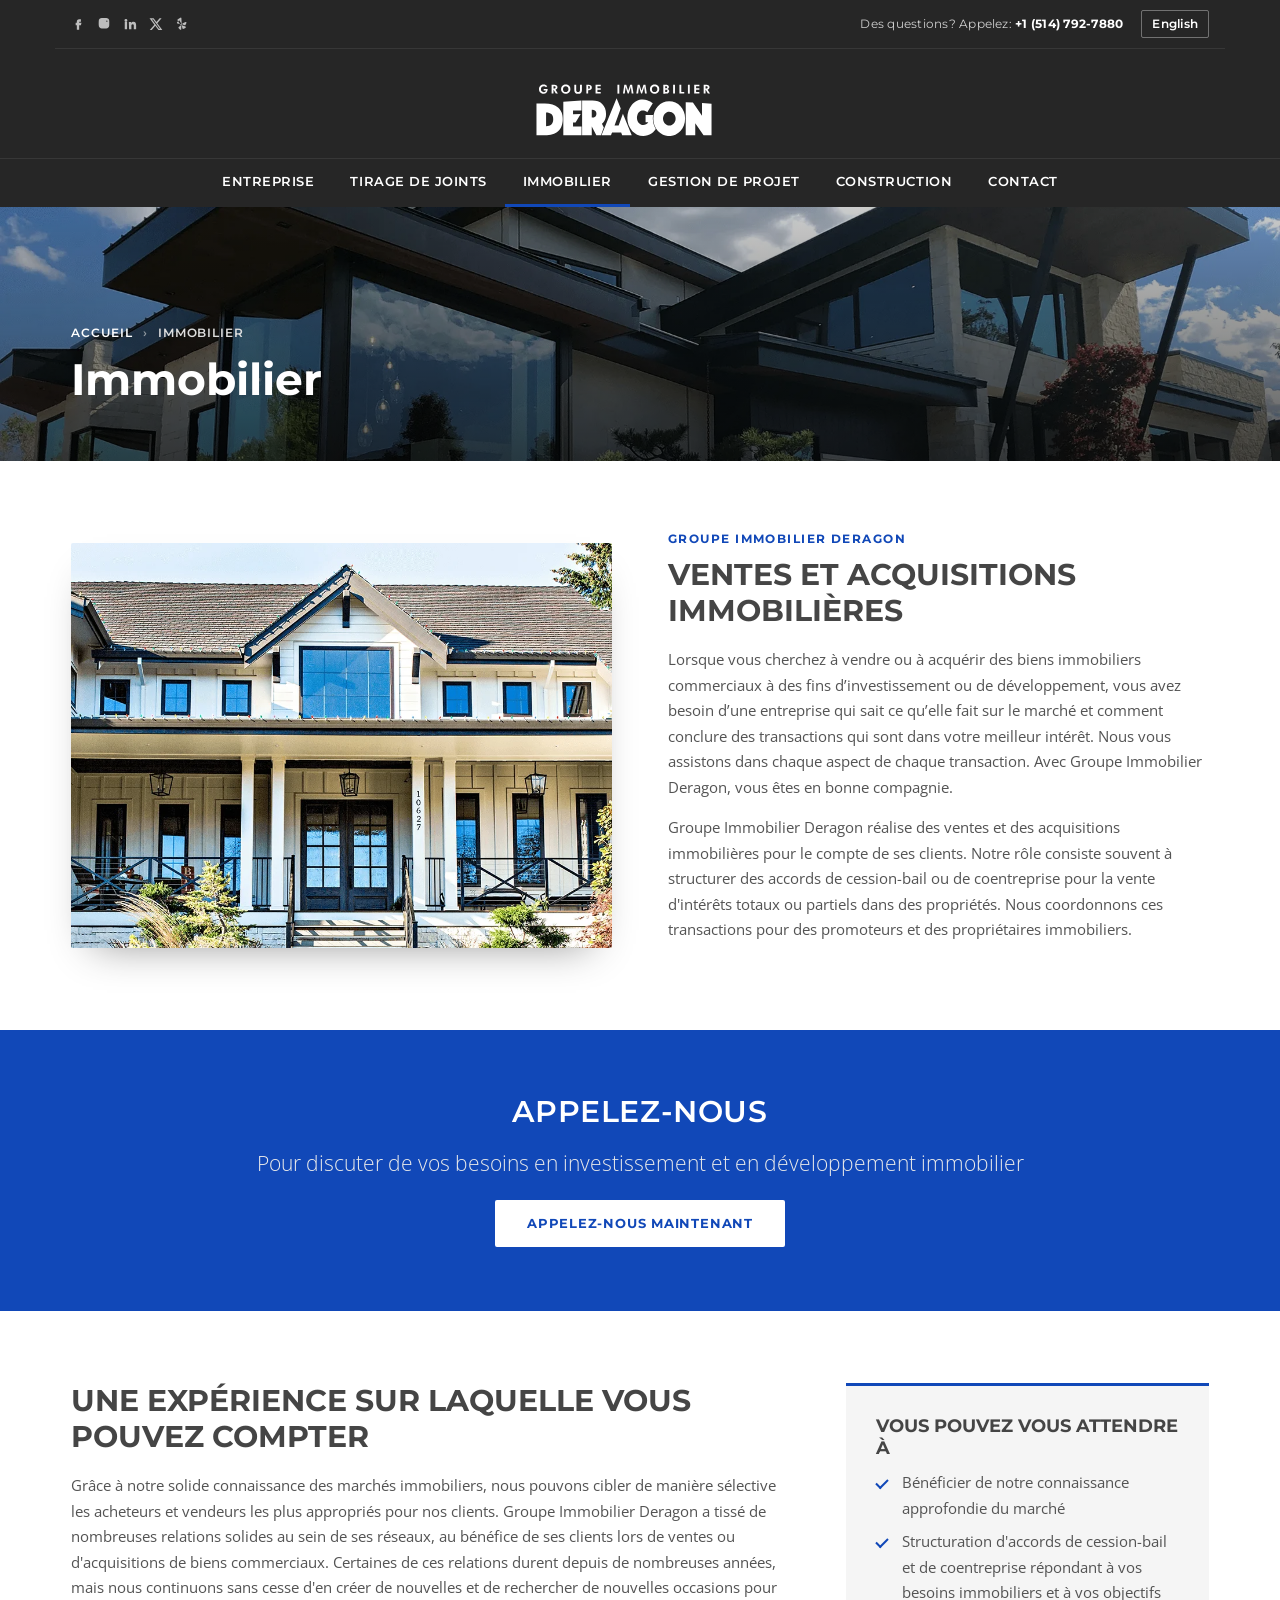
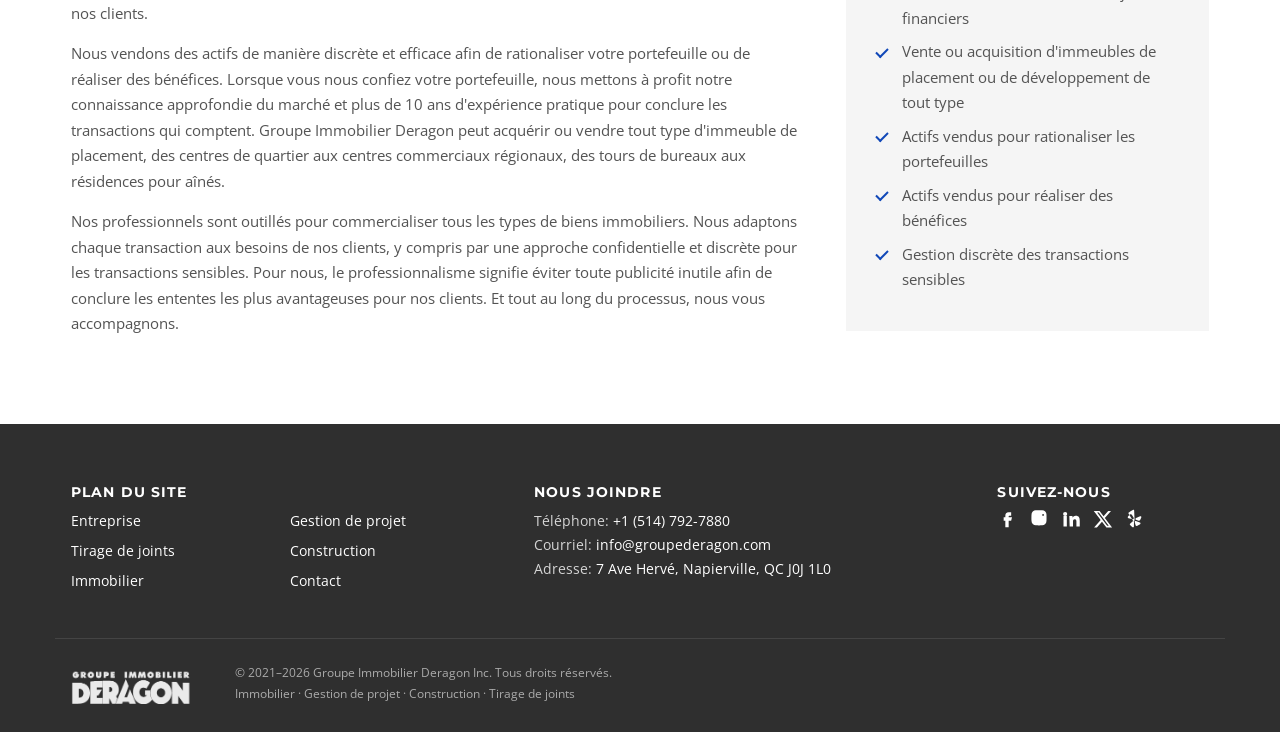
<file: fr/immobilier/index.html>
<!doctype html>
<html lang="fr-CA">
<head>
<meta charset="utf-8">
<meta name="viewport" content="width=device-width, initial-scale=1">
<title>Immobilier — Groupe Immobilier Deragon Inc.</title>
<meta name="description" content="Ventes et acquisitions immobilières commerciales, cession-bail et coentreprises par Groupe Immobilier Deragon.">
<link rel="alternate" hreflang="en" href="../../real-estate/">
<link rel="icon" type="image/png" sizes="32x32" href="../../assets/favicon-32.png">
<link rel="apple-touch-icon" href="../../assets/apple-touch-icon.png">
<link rel="preconnect" href="https://fonts.googleapis.com"><link rel="preconnect" href="https://fonts.gstatic.com" crossorigin>
<link href="https://fonts.googleapis.com/css2?family=Montserrat:wght@500;600;700&family=Open+Sans:wght@300;400;600;700&display=swap" rel="stylesheet">
<link rel="stylesheet" href="../../assets/site.css">
</head>
<body>
<a class="skip" href="#main">Aller au contenu</a>
<header class="site-header">
  <div class="topbar wrap">
    <div class="social"><a href="https://www.facebook.com/groupederagon" target="_blank" rel="noopener" aria-label="Facebook"><svg viewBox="0 0 24 24" aria-hidden="true"><path d="M14 8h3V4h-3c-2.8 0-4 1.7-4 4.3V10H8v4h2v8h4v-8h3l1-4h-4V8.6c0-.4.3-.6.6-.6z"/></svg></a><a href="https://www.instagram.com/groupederagon/" target="_blank" rel="noopener" aria-label="Instagram"><svg viewBox="0 0 24 24" aria-hidden="true"><path d="M12 7.3A4.7 4.7 0 1 0 16.7 12 4.7 4.7 0 0 0 12 7.3zm0 7.7a3 3 0 1 1 3-3 3 3 0 0 1-3 3zm6-7.9a1.1 1.1 0 1 1-1.1-1.1A1.1 1.1 0 0 1 18 7.1zM21 7a5.4 5.4 0 0 0-1.5-3.9A5.4 5.4 0 0 0 15.6 1.6C14.1 1.5 9.9 1.5 8.4 1.6A5.4 5.4 0 0 0 4.5 3 5.4 5.4 0 0 0 3 7c-.1 1.5-.1 5.7 0 7.2a5.4 5.4 0 0 0 1.5 3.9 5.4 5.4 0 0 0 3.9 1.5c1.5.1 5.7.1 7.2 0a5.4 5.4 0 0 0 3.9-1.5 5.4 5.4 0 0 0 1.5-3.9c.1-1.5.1-5.7 0-7.2z"/></svg></a><a href="https://www.linkedin.com/company/69556279/" target="_blank" rel="noopener" aria-label="LinkedIn"><svg viewBox="0 0 24 24" aria-hidden="true"><path d="M4.98 3.5A2.5 2.5 0 1 1 2.5 6a2.5 2.5 0 0 1 2.48-2.5zM3 8.5h4V21H3zm7 0h3.8v1.7h.1a4.2 4.2 0 0 1 3.8-2c4 0 4.8 2.6 4.8 6.1V21h-4v-5.6c0-1.3 0-3.1-1.9-3.1s-2.2 1.5-2.2 3V21h-4z"/></svg></a><a href="https://twitter.com/groupederagon" target="_blank" rel="noopener" aria-label="Twitter / X"><svg viewBox="0 0 24 24" aria-hidden="true"><path d="M18.2 2.3h3.4l-7.4 8.4 8.7 11.5h-6.8l-5.3-7-6.1 7H1.3l7.9-9L.9 2.3h7l4.8 6.4zm-1.2 17.9h1.9L7 4.2H5z"/></svg></a><a href="https://biz.yelp.com/home/vW1tlJqY5HD8A835CHIRmg/" target="_blank" rel="noopener" aria-label="Yelp"><svg viewBox="0 0 24 24" aria-hidden="true"><path d="M11 2.2c.1-.9-.8-1.5-1.6-1.1C7.1 2.2 5 3.6 4.4 4.3c-.5.6-.3 1.2.1 1.8l4.9 7.8c.7 1.1 2.2.6 2.1-.7zM13 14.4l4.9 1.9c.9.3 1 1.5.2 2-1.4.9-3.2 1.9-3.9 2.1-.8.2-1.3-.3-1.5-1l-1.1-4.2c-.2-.8.6-1.1 1.4-.8zm.3-3.7 4.8-2c.9-.4 1.8.4 1.5 1.3-.5 1.5-1.2 3.1-1.6 3.6-.5.6-1.1.6-1.7.4L13.1 13c-.8-.4-.6-2 .2-2.3zm-2.5 4.9-.1 5.3c0 .9-1 1.4-1.7.9-1.3-1-2.7-2.3-3-2.9-.4-.7-.1-1.2.4-1.6l3.3-2.8c.6-.5 1.1 0 1.1 1.1zm-1.5-3.3-5.1-1.3c-.9-.2-1.2-1.3-.6-2 1-1.2 2.3-2.4 3-2.7.6-.3 1.2 0 1.6.6l2.2 3.6c.4.8-.2 2-1.1 1.8z"/></svg></a></div>
    <div class="topbar-right">
      <span class="call">Des questions? Appelez: <a href="tel:+15147927880">+1 (514) 792-7880</a></span>
      <a class="lang" href="../../real-estate/" hreflang="en" lang="en">English</a>
    </div>
  </div>
  <div class="brand"><a href="../../fr/"><img src="../../assets/logo.svg" alt="Groupe Immobilier Deragon" width="300" height="86"></a></div>
  <nav class="mainnav" aria-label="Main">
    <input type="checkbox" id="navtoggle" hidden>
    <label for="navtoggle" class="burger" aria-label="Menu"><span></span><span></span><span></span></label>
    <ul><li><a href="../../fr/entreprise/">Entreprise</a></li><li><a href="../../fr/tirage/">Tirage de joints</a></li><li><a href="../../fr/immobilier/" aria-current="page">Immobilier</a></li><li><a href="../../fr/gestion/">Gestion de projet</a></li><li><a href="../../fr/construction/">Construction</a></li><li><a href="../../fr/contact/">Contact</a></li></ul>
  </nav>
</header>
<main id="main">
<section class="pagehead" style="background-image:url('../../assets/img/banner-real-estate.webp')">
  <div class="wrap"><nav class="crumbs" aria-label="Breadcrumb"><a href="../../fr/">Accueil</a> <span>›</span> Immobilier</nav>
  <h1>Immobilier</h1></div>
</section>
<section class="block"><div class="wrap split">
  <figure><img src="../../assets/img/banner-house.webp" alt="Propriété résidentielle" loading="lazy"></figure>
  <div><p class="eyebrow">Groupe Immobilier Deragon</p><h2 class="h3">Ventes et acquisitions immobilières</h2><p>Lorsque vous cherchez à vendre ou à acquérir des biens immobiliers commerciaux à des fins d’investissement ou de développement, vous avez besoin d’une entreprise qui sait ce qu’elle fait sur le marché et comment conclure des transactions qui sont dans votre meilleur intérêt. Nous vous assistons dans chaque aspect de chaque transaction. Avec Groupe Immobilier Deragon, vous êtes en bonne compagnie.</p><p>Groupe Immobilier Deragon réalise des ventes et des acquisitions immobilières pour le compte de ses clients. Notre rôle consiste souvent à structurer des accords de cession-bail ou de coentreprise pour la vente d&#x27;intérêts totaux ou partiels dans des propriétés. Nous coordonnons ces transactions pour des promoteurs et des propriétaires immobiliers.</p></div></div></section>
<section class="cta"><div class="wrap narrow">
  <h2>Appelez-nous</h2><p class="lead">Pour discuter de vos besoins en investissement et en développement immobilier</p><div class="btns"><a class="btn btn-light" href="tel:+15147927880">Appelez-nous maintenant</a></div></div></section>
<section class="block"><div class="wrap two-col">
  <div><h2 class="h3">Une expérience sur laquelle vous pouvez compter</h2><p>Grâce à notre solide connaissance des marchés immobiliers, nous pouvons cibler de manière sélective les acheteurs et vendeurs les plus appropriés pour nos clients. Groupe Immobilier Deragon a tissé de nombreuses relations solides au sein de ses réseaux, au bénéfice de ses clients lors de ventes ou d&#x27;acquisitions de biens commerciaux. Certaines de ces relations durent depuis de nombreuses années, mais nous continuons sans cesse d&#x27;en créer de nouvelles et de rechercher de nouvelles occasions pour nos clients.</p><p>Nous vendons des actifs de manière discrète et efficace afin de rationaliser votre portefeuille ou de réaliser des bénéfices. Lorsque vous nous confiez votre portefeuille, nous mettons à profit notre connaissance approfondie du marché et plus de 10 ans d&#x27;expérience pratique pour conclure les transactions qui comptent. Groupe Immobilier Deragon peut acquérir ou vendre tout type d&#x27;immeuble de placement, des centres de quartier aux centres commerciaux régionaux, des tours de bureaux aux résidences pour aînés.</p><p>Nos professionnels sont outillés pour commercialiser tous les types de biens immobiliers. Nous adaptons chaque transaction aux besoins de nos clients, y compris par une approche confidentielle et discrète pour les transactions sensibles. Pour nous, le professionnalisme signifie éviter toute publicité inutile afin de conclure les ententes les plus avantageuses pour nos clients. Et tout au long du processus, nous vous accompagnons.</p></div>
  <aside class="card"><h3>Vous pouvez vous attendre à</h3><ul class="checks"><li>Bénéficier de notre connaissance approfondie du marché</li><li>Structuration d&#x27;accords de cession-bail et de coentreprise répondant à vos besoins immobiliers et à vos objectifs financiers</li><li>Vente ou acquisition d&#x27;immeubles de placement ou de développement de tout type</li><li>Actifs vendus pour rationaliser les portefeuilles</li><li>Actifs vendus pour réaliser des bénéfices</li><li>Gestion discrète des transactions sensibles</li></ul></aside>
</div></section>
</main>
<footer class="site-footer">
  <div class="wrap fgrid">
    <div><h3>Plan du site</h3><ul class="fnav"><li><a href="../../fr/entreprise/">Entreprise</a></li><li><a href="../../fr/tirage/">Tirage de joints</a></li><li><a href="../../fr/immobilier/">Immobilier</a></li><li><a href="../../fr/gestion/">Gestion de projet</a></li><li><a href="../../fr/construction/">Construction</a></li><li><a href="../../fr/contact/">Contact</a></li></ul></div>
    <div><h3>Nous joindre</h3>
      <p>Téléphone: <a href="tel:+15147927880">+1 (514) 792-7880</a><br>
      Courriel: <a href="mailto:info@groupederagon.com">info@groupederagon.com</a><br>
      Adresse: <a href="https://goo.gl/maps/F1HdtZ9UkwDvxzNq7" target="_blank" rel="noopener">7 Ave Hervé, Napierville, QC J0J 1L0</a></p></div>
    <div><h3>Suivez-nous</h3><div class="social big"><a href="https://www.facebook.com/groupederagon" target="_blank" rel="noopener" aria-label="Facebook"><svg viewBox="0 0 24 24" aria-hidden="true"><path d="M14 8h3V4h-3c-2.8 0-4 1.7-4 4.3V10H8v4h2v8h4v-8h3l1-4h-4V8.6c0-.4.3-.6.6-.6z"/></svg></a><a href="https://www.instagram.com/groupederagon/" target="_blank" rel="noopener" aria-label="Instagram"><svg viewBox="0 0 24 24" aria-hidden="true"><path d="M12 7.3A4.7 4.7 0 1 0 16.7 12 4.7 4.7 0 0 0 12 7.3zm0 7.7a3 3 0 1 1 3-3 3 3 0 0 1-3 3zm6-7.9a1.1 1.1 0 1 1-1.1-1.1A1.1 1.1 0 0 1 18 7.1zM21 7a5.4 5.4 0 0 0-1.5-3.9A5.4 5.4 0 0 0 15.6 1.6C14.1 1.5 9.9 1.5 8.4 1.6A5.4 5.4 0 0 0 4.5 3 5.4 5.4 0 0 0 3 7c-.1 1.5-.1 5.7 0 7.2a5.4 5.4 0 0 0 1.5 3.9 5.4 5.4 0 0 0 3.9 1.5c1.5.1 5.7.1 7.2 0a5.4 5.4 0 0 0 3.9-1.5 5.4 5.4 0 0 0 1.5-3.9c.1-1.5.1-5.7 0-7.2z"/></svg></a><a href="https://www.linkedin.com/company/69556279/" target="_blank" rel="noopener" aria-label="LinkedIn"><svg viewBox="0 0 24 24" aria-hidden="true"><path d="M4.98 3.5A2.5 2.5 0 1 1 2.5 6a2.5 2.5 0 0 1 2.48-2.5zM3 8.5h4V21H3zm7 0h3.8v1.7h.1a4.2 4.2 0 0 1 3.8-2c4 0 4.8 2.6 4.8 6.1V21h-4v-5.6c0-1.3 0-3.1-1.9-3.1s-2.2 1.5-2.2 3V21h-4z"/></svg></a><a href="https://twitter.com/groupederagon" target="_blank" rel="noopener" aria-label="Twitter / X"><svg viewBox="0 0 24 24" aria-hidden="true"><path d="M18.2 2.3h3.4l-7.4 8.4 8.7 11.5h-6.8l-5.3-7-6.1 7H1.3l7.9-9L.9 2.3h7l4.8 6.4zm-1.2 17.9h1.9L7 4.2H5z"/></svg></a><a href="https://biz.yelp.com/home/vW1tlJqY5HD8A835CHIRmg/" target="_blank" rel="noopener" aria-label="Yelp"><svg viewBox="0 0 24 24" aria-hidden="true"><path d="M11 2.2c.1-.9-.8-1.5-1.6-1.1C7.1 2.2 5 3.6 4.4 4.3c-.5.6-.3 1.2.1 1.8l4.9 7.8c.7 1.1 2.2.6 2.1-.7zM13 14.4l4.9 1.9c.9.3 1 1.5.2 2-1.4.9-3.2 1.9-3.9 2.1-.8.2-1.3-.3-1.5-1l-1.1-4.2c-.2-.8.6-1.1 1.4-.8zm.3-3.7 4.8-2c.9-.4 1.8.4 1.5 1.3-.5 1.5-1.2 3.1-1.6 3.6-.5.6-1.1.6-1.7.4L13.1 13c-.8-.4-.6-2 .2-2.3zm-2.5 4.9-.1 5.3c0 .9-1 1.4-1.7.9-1.3-1-2.7-2.3-3-2.9-.4-.7-.1-1.2.4-1.6l3.3-2.8c.6-.5 1.1 0 1.1 1.1zm-1.5-3.3-5.1-1.3c-.9-.2-1.2-1.3-.6-2 1-1.2 2.3-2.4 3-2.7.6-.3 1.2 0 1.6.6l2.2 3.6c.4.8-.2 2-1.1 1.8z"/></svg></a></div></div>
  </div>
  <div class="wrap fbottom">
    <img src="../../assets/logo-footer.png" alt="Groupe Immobilier Deragon" width="163" height="47" loading="lazy">
    <p>© 2021–2026 Groupe Immobilier Deragon Inc. Tous droits réservés.<br><span>Immobilier · Gestion de projet · Construction · Tirage de joints</span></p>
  </div>
</footer>
</body>
</html>
</file>
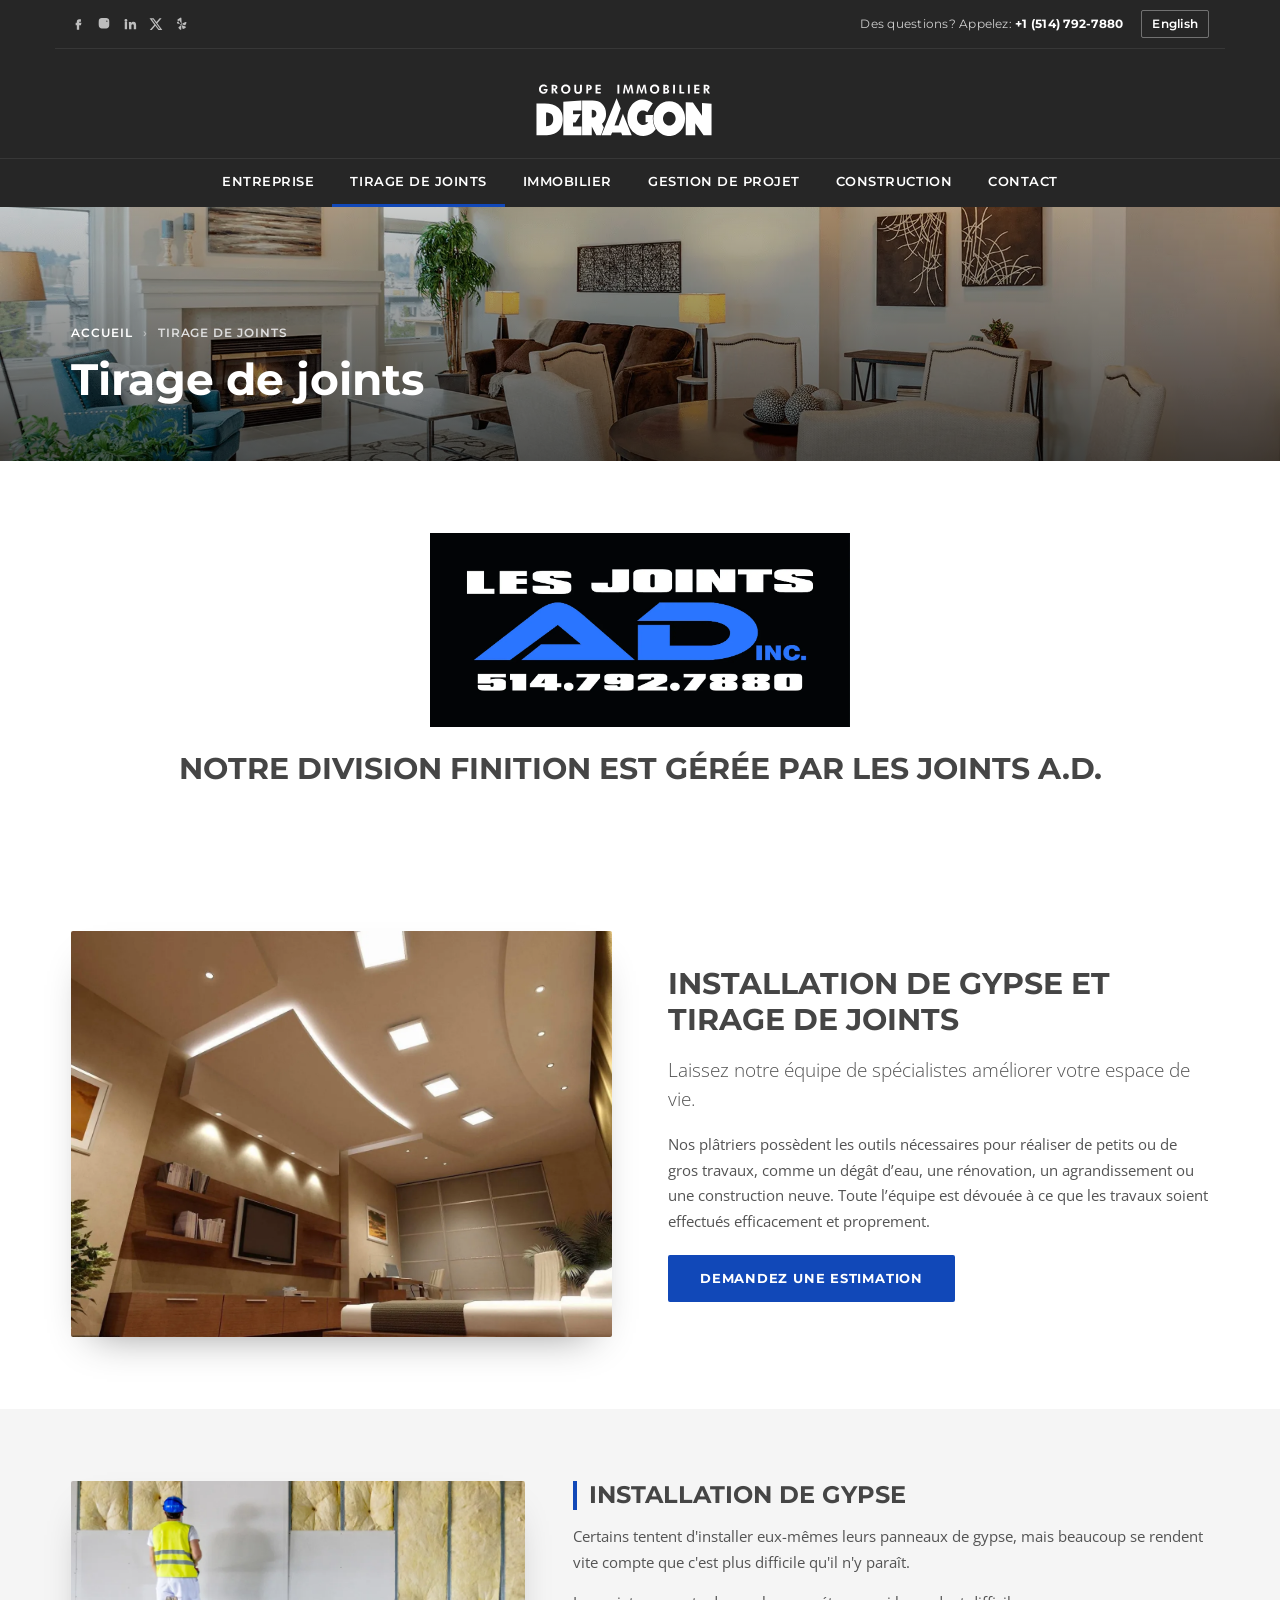
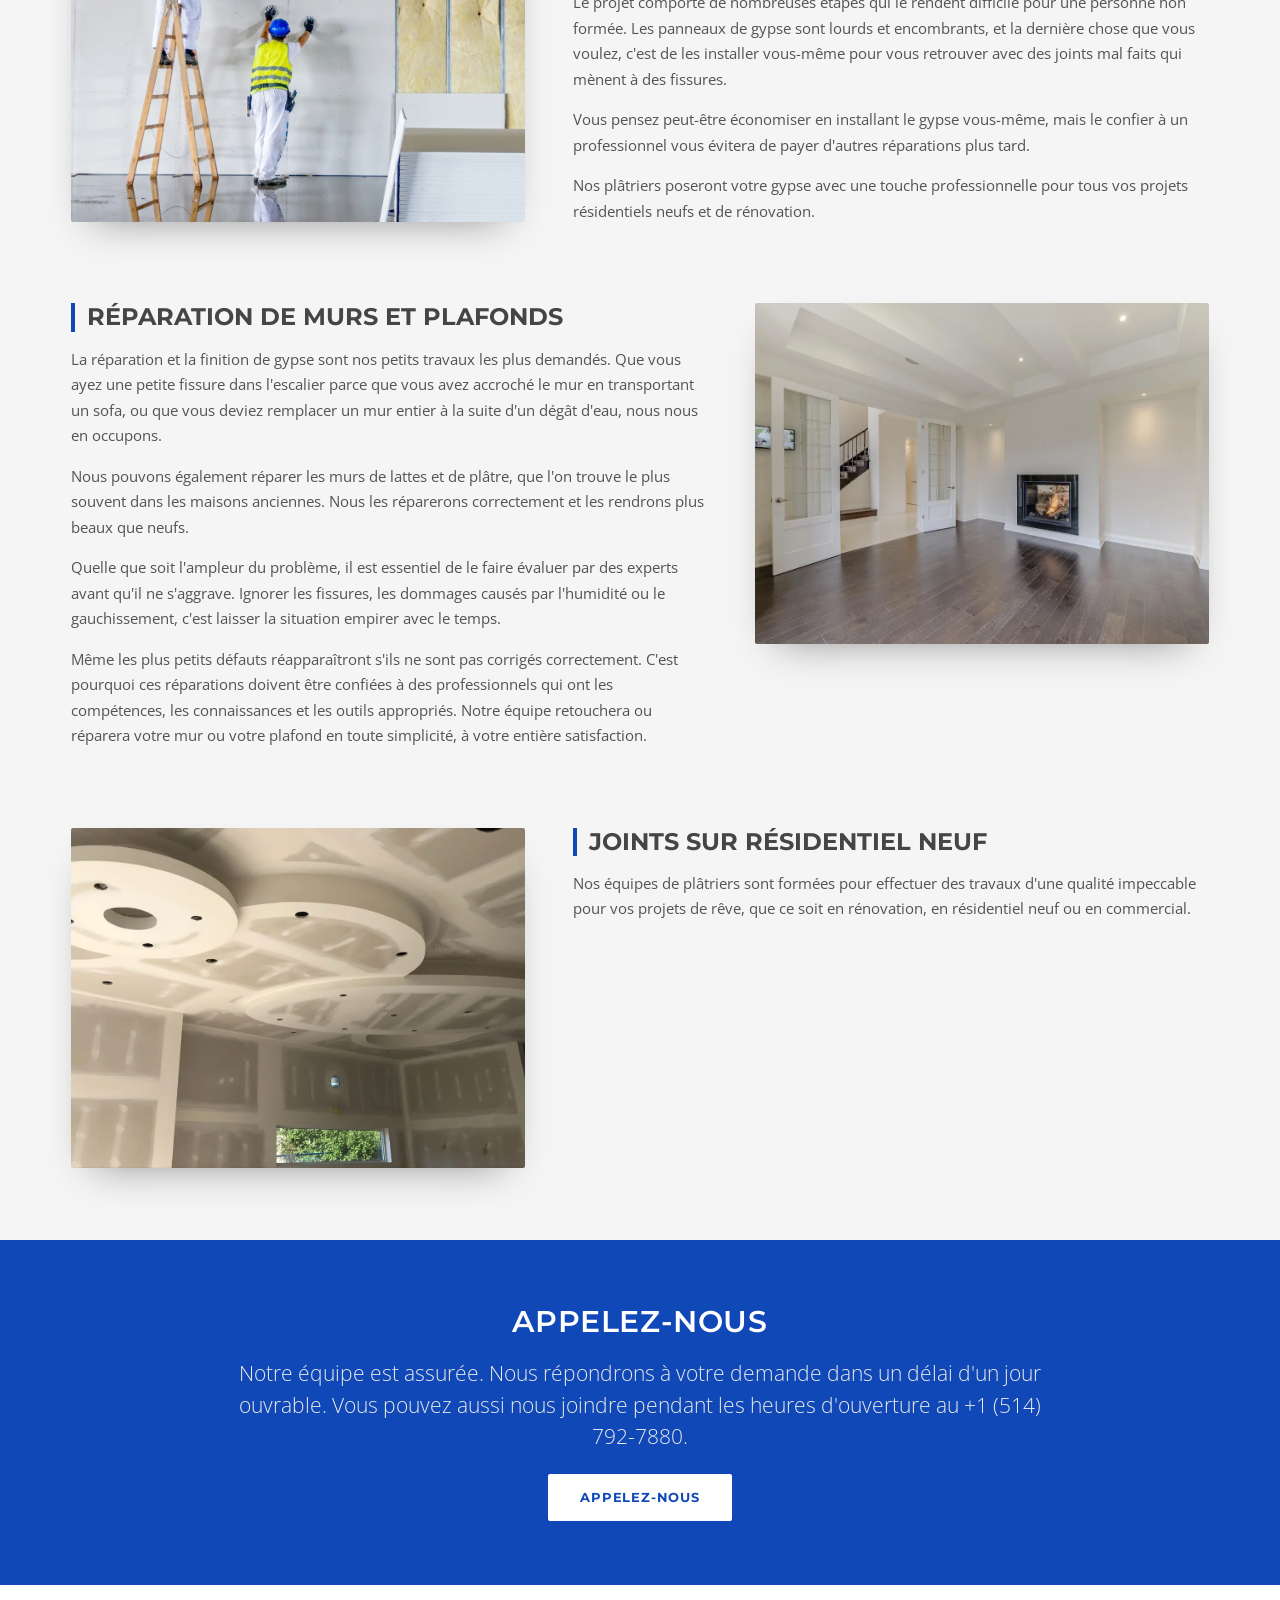
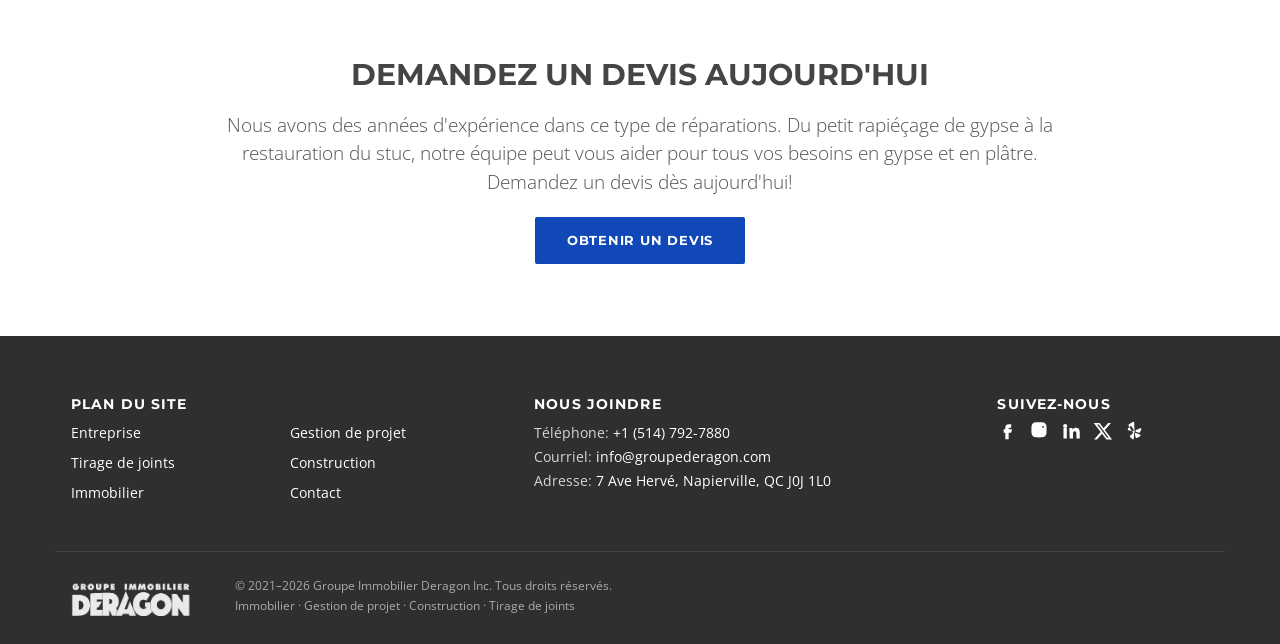
<file: fr/tirage/index.html>
<!doctype html>
<html lang="fr-CA">
<head>
<meta charset="utf-8">
<meta name="viewport" content="width=device-width, initial-scale=1">
<title>Tirage de joints — Groupe Immobilier Deragon Inc.</title>
<meta name="description" content="Pose de gypse, tirage de joints, plâtrage et réparations par Les Joints A.D., division finition de Groupe Immobilier Deragon.">
<link rel="alternate" hreflang="en" href="../../finishing/">
<link rel="icon" type="image/png" sizes="32x32" href="../../assets/favicon-32.png">
<link rel="apple-touch-icon" href="../../assets/apple-touch-icon.png">
<link rel="preconnect" href="https://fonts.googleapis.com"><link rel="preconnect" href="https://fonts.gstatic.com" crossorigin>
<link href="https://fonts.googleapis.com/css2?family=Montserrat:wght@500;600;700&family=Open+Sans:wght@300;400;600;700&display=swap" rel="stylesheet">
<link rel="stylesheet" href="../../assets/site.css">
</head>
<body>
<a class="skip" href="#main">Aller au contenu</a>
<header class="site-header">
  <div class="topbar wrap">
    <div class="social"><a href="https://www.facebook.com/groupederagon" target="_blank" rel="noopener" aria-label="Facebook"><svg viewBox="0 0 24 24" aria-hidden="true"><path d="M14 8h3V4h-3c-2.8 0-4 1.7-4 4.3V10H8v4h2v8h4v-8h3l1-4h-4V8.6c0-.4.3-.6.6-.6z"/></svg></a><a href="https://www.instagram.com/groupederagon/" target="_blank" rel="noopener" aria-label="Instagram"><svg viewBox="0 0 24 24" aria-hidden="true"><path d="M12 7.3A4.7 4.7 0 1 0 16.7 12 4.7 4.7 0 0 0 12 7.3zm0 7.7a3 3 0 1 1 3-3 3 3 0 0 1-3 3zm6-7.9a1.1 1.1 0 1 1-1.1-1.1A1.1 1.1 0 0 1 18 7.1zM21 7a5.4 5.4 0 0 0-1.5-3.9A5.4 5.4 0 0 0 15.6 1.6C14.1 1.5 9.9 1.5 8.4 1.6A5.4 5.4 0 0 0 4.5 3 5.4 5.4 0 0 0 3 7c-.1 1.5-.1 5.7 0 7.2a5.4 5.4 0 0 0 1.5 3.9 5.4 5.4 0 0 0 3.9 1.5c1.5.1 5.7.1 7.2 0a5.4 5.4 0 0 0 3.9-1.5 5.4 5.4 0 0 0 1.5-3.9c.1-1.5.1-5.7 0-7.2z"/></svg></a><a href="https://www.linkedin.com/company/69556279/" target="_blank" rel="noopener" aria-label="LinkedIn"><svg viewBox="0 0 24 24" aria-hidden="true"><path d="M4.98 3.5A2.5 2.5 0 1 1 2.5 6a2.5 2.5 0 0 1 2.48-2.5zM3 8.5h4V21H3zm7 0h3.8v1.7h.1a4.2 4.2 0 0 1 3.8-2c4 0 4.8 2.6 4.8 6.1V21h-4v-5.6c0-1.3 0-3.1-1.9-3.1s-2.2 1.5-2.2 3V21h-4z"/></svg></a><a href="https://twitter.com/groupederagon" target="_blank" rel="noopener" aria-label="Twitter / X"><svg viewBox="0 0 24 24" aria-hidden="true"><path d="M18.2 2.3h3.4l-7.4 8.4 8.7 11.5h-6.8l-5.3-7-6.1 7H1.3l7.9-9L.9 2.3h7l4.8 6.4zm-1.2 17.9h1.9L7 4.2H5z"/></svg></a><a href="https://biz.yelp.com/home/vW1tlJqY5HD8A835CHIRmg/" target="_blank" rel="noopener" aria-label="Yelp"><svg viewBox="0 0 24 24" aria-hidden="true"><path d="M11 2.2c.1-.9-.8-1.5-1.6-1.1C7.1 2.2 5 3.6 4.4 4.3c-.5.6-.3 1.2.1 1.8l4.9 7.8c.7 1.1 2.2.6 2.1-.7zM13 14.4l4.9 1.9c.9.3 1 1.5.2 2-1.4.9-3.2 1.9-3.9 2.1-.8.2-1.3-.3-1.5-1l-1.1-4.2c-.2-.8.6-1.1 1.4-.8zm.3-3.7 4.8-2c.9-.4 1.8.4 1.5 1.3-.5 1.5-1.2 3.1-1.6 3.6-.5.6-1.1.6-1.7.4L13.1 13c-.8-.4-.6-2 .2-2.3zm-2.5 4.9-.1 5.3c0 .9-1 1.4-1.7.9-1.3-1-2.7-2.3-3-2.9-.4-.7-.1-1.2.4-1.6l3.3-2.8c.6-.5 1.1 0 1.1 1.1zm-1.5-3.3-5.1-1.3c-.9-.2-1.2-1.3-.6-2 1-1.2 2.3-2.4 3-2.7.6-.3 1.2 0 1.6.6l2.2 3.6c.4.8-.2 2-1.1 1.8z"/></svg></a></div>
    <div class="topbar-right">
      <span class="call">Des questions? Appelez: <a href="tel:+15147927880">+1 (514) 792-7880</a></span>
      <a class="lang" href="../../finishing/" hreflang="en" lang="en">English</a>
    </div>
  </div>
  <div class="brand"><a href="../../fr/"><img src="../../assets/logo.svg" alt="Groupe Immobilier Deragon" width="300" height="86"></a></div>
  <nav class="mainnav" aria-label="Main">
    <input type="checkbox" id="navtoggle" hidden>
    <label for="navtoggle" class="burger" aria-label="Menu"><span></span><span></span><span></span></label>
    <ul><li><a href="../../fr/entreprise/">Entreprise</a></li><li><a href="../../fr/tirage/" aria-current="page">Tirage de joints</a></li><li><a href="../../fr/immobilier/">Immobilier</a></li><li><a href="../../fr/gestion/">Gestion de projet</a></li><li><a href="../../fr/construction/">Construction</a></li><li><a href="../../fr/contact/">Contact</a></li></ul>
  </nav>
</header>
<main id="main">
<section class="pagehead" style="background-image:url('../../assets/img/banner-interior.webp')">
  <div class="wrap"><nav class="crumbs" aria-label="Breadcrumb"><a href="../../fr/">Accueil</a> <span>›</span> Tirage de joints</nav>
  <h1>Tirage de joints</h1></div>
</section>
<section class="block"><div class="wrap jad"><img src="../../assets/img/logo-joints-ad.webp" alt="Les Joints A.D. Inc." width="560" height="259" loading="lazy">
<h2 class="h3">Notre division finition est gérée par Les Joints A.D.</h2></div></section>
<section class="block"><div class="wrap split">
  <figure><img src="../../assets/img/finishing-ceiling.webp" alt="Plafond en gypse" loading="lazy"></figure>
  <div><h2 class="h3">Installation de gypse et tirage de joints</h2><p class="lead dark">Laissez notre équipe de spécialistes améliorer votre espace de vie.</p><p>Nos plâtriers possèdent les outils nécessaires pour réaliser de petits ou de gros travaux, comme un dégât d’eau, une rénovation, un agrandissement ou une construction neuve. Toute l’équipe est dévouée à ce que les travaux soient effectués efficacement et proprement.</p><div class="btns"><a class="btn" href="../../fr/contact/">Demandez une estimation</a></div></div></div></section>
<section class="block alt"><div class="wrap features"><article class="feature">
  <figure><img src="../../assets/img/finishing-drywall.webp" alt="Installation de gypse" loading="lazy"></figure>
  <div><h3>Installation de gypse</h3><p>Certains tentent d&#x27;installer eux-mêmes leurs panneaux de gypse, mais beaucoup se rendent vite compte que c&#x27;est plus difficile qu&#x27;il n&#x27;y paraît.</p><p>Le projet comporte de nombreuses étapes qui le rendent difficile pour une personne non formée. Les panneaux de gypse sont lourds et encombrants, et la dernière chose que vous voulez, c&#x27;est de les installer vous-même pour vous retrouver avec des joints mal faits qui mènent à des fissures.</p><p>Vous pensez peut-être économiser en installant le gypse vous-même, mais le confier à un professionnel vous évitera de payer d&#x27;autres réparations plus tard.</p><p>Nos plâtriers poseront votre gypse avec une touche professionnelle pour tous vos projets résidentiels neufs et de rénovation.</p></div></article><article class="feature rev">
  <figure><img src="../../assets/img/finishing-repairs.webp" alt="Réparation de murs et plafonds" loading="lazy"></figure>
  <div><h3>Réparation de murs et plafonds</h3><p>La réparation et la finition de gypse sont nos petits travaux les plus demandés. Que vous ayez une petite fissure dans l&#x27;escalier parce que vous avez accroché le mur en transportant un sofa, ou que vous deviez remplacer un mur entier à la suite d&#x27;un dégât d&#x27;eau, nous nous en occupons.</p><p>Nous pouvons également réparer les murs de lattes et de plâtre, que l&#x27;on trouve le plus souvent dans les maisons anciennes. Nous les réparerons correctement et les rendrons plus beaux que neufs.</p><p>Quelle que soit l&#x27;ampleur du problème, il est essentiel de le faire évaluer par des experts avant qu&#x27;il ne s&#x27;aggrave. Ignorer les fissures, les dommages causés par l&#x27;humidité ou le gauchissement, c&#x27;est laisser la situation empirer avec le temps.</p><p>Même les plus petits défauts réapparaîtront s&#x27;ils ne sont pas corrigés correctement. C&#x27;est pourquoi ces réparations doivent être confiées à des professionnels qui ont les compétences, les connaissances et les outils appropriés. Notre équipe retouchera ou réparera votre mur ou votre plafond en toute simplicité, à votre entière satisfaction.</p></div></article><article class="feature">
  <figure><img src="../../assets/img/panel-finishing.webp" alt="Joints sur résidentiel neuf" loading="lazy"></figure>
  <div><h3>Joints sur résidentiel neuf</h3><p>Nos équipes de plâtriers sont formées pour effectuer des travaux d&#x27;une qualité impeccable pour vos projets de rêve, que ce soit en rénovation, en résidentiel neuf ou en commercial.</p></div></article></div></section>
<section class="cta"><div class="wrap narrow">
  <h2>Appelez-nous</h2><p class="lead">Notre équipe est assurée. Nous répondrons à votre demande dans un délai d&#x27;un jour ouvrable. Vous pouvez aussi nous joindre pendant les heures d&#x27;ouverture au +1 (514) 792-7880.</p><div class="btns"><a class="btn btn-light" href="tel:+15147927880">Appelez-nous</a></div></div></section>
<section class="block"><div class="wrap narrow center"><h2 class="h3">Demandez un devis aujourd'hui</h2>
<p class="lead dark">Nous avons des années d'expérience dans ce type de réparations. Du petit rapiéçage de gypse à la restauration du stuc, notre équipe peut vous aider pour tous vos besoins en gypse et en plâtre. Demandez un devis dès aujourd'hui!</p>
<div class="btns"><a class="btn" href="../../fr/contact/">Obtenir un devis</a></div></div></section>
</main>
<footer class="site-footer">
  <div class="wrap fgrid">
    <div><h3>Plan du site</h3><ul class="fnav"><li><a href="../../fr/entreprise/">Entreprise</a></li><li><a href="../../fr/tirage/">Tirage de joints</a></li><li><a href="../../fr/immobilier/">Immobilier</a></li><li><a href="../../fr/gestion/">Gestion de projet</a></li><li><a href="../../fr/construction/">Construction</a></li><li><a href="../../fr/contact/">Contact</a></li></ul></div>
    <div><h3>Nous joindre</h3>
      <p>Téléphone: <a href="tel:+15147927880">+1 (514) 792-7880</a><br>
      Courriel: <a href="mailto:info@groupederagon.com">info@groupederagon.com</a><br>
      Adresse: <a href="https://goo.gl/maps/F1HdtZ9UkwDvxzNq7" target="_blank" rel="noopener">7 Ave Hervé, Napierville, QC J0J 1L0</a></p></div>
    <div><h3>Suivez-nous</h3><div class="social big"><a href="https://www.facebook.com/groupederagon" target="_blank" rel="noopener" aria-label="Facebook"><svg viewBox="0 0 24 24" aria-hidden="true"><path d="M14 8h3V4h-3c-2.8 0-4 1.7-4 4.3V10H8v4h2v8h4v-8h3l1-4h-4V8.6c0-.4.3-.6.6-.6z"/></svg></a><a href="https://www.instagram.com/groupederagon/" target="_blank" rel="noopener" aria-label="Instagram"><svg viewBox="0 0 24 24" aria-hidden="true"><path d="M12 7.3A4.7 4.7 0 1 0 16.7 12 4.7 4.7 0 0 0 12 7.3zm0 7.7a3 3 0 1 1 3-3 3 3 0 0 1-3 3zm6-7.9a1.1 1.1 0 1 1-1.1-1.1A1.1 1.1 0 0 1 18 7.1zM21 7a5.4 5.4 0 0 0-1.5-3.9A5.4 5.4 0 0 0 15.6 1.6C14.1 1.5 9.9 1.5 8.4 1.6A5.4 5.4 0 0 0 4.5 3 5.4 5.4 0 0 0 3 7c-.1 1.5-.1 5.7 0 7.2a5.4 5.4 0 0 0 1.5 3.9 5.4 5.4 0 0 0 3.9 1.5c1.5.1 5.7.1 7.2 0a5.4 5.4 0 0 0 3.9-1.5 5.4 5.4 0 0 0 1.5-3.9c.1-1.5.1-5.7 0-7.2z"/></svg></a><a href="https://www.linkedin.com/company/69556279/" target="_blank" rel="noopener" aria-label="LinkedIn"><svg viewBox="0 0 24 24" aria-hidden="true"><path d="M4.98 3.5A2.5 2.5 0 1 1 2.5 6a2.5 2.5 0 0 1 2.48-2.5zM3 8.5h4V21H3zm7 0h3.8v1.7h.1a4.2 4.2 0 0 1 3.8-2c4 0 4.8 2.6 4.8 6.1V21h-4v-5.6c0-1.3 0-3.1-1.9-3.1s-2.2 1.5-2.2 3V21h-4z"/></svg></a><a href="https://twitter.com/groupederagon" target="_blank" rel="noopener" aria-label="Twitter / X"><svg viewBox="0 0 24 24" aria-hidden="true"><path d="M18.2 2.3h3.4l-7.4 8.4 8.7 11.5h-6.8l-5.3-7-6.1 7H1.3l7.9-9L.9 2.3h7l4.8 6.4zm-1.2 17.9h1.9L7 4.2H5z"/></svg></a><a href="https://biz.yelp.com/home/vW1tlJqY5HD8A835CHIRmg/" target="_blank" rel="noopener" aria-label="Yelp"><svg viewBox="0 0 24 24" aria-hidden="true"><path d="M11 2.2c.1-.9-.8-1.5-1.6-1.1C7.1 2.2 5 3.6 4.4 4.3c-.5.6-.3 1.2.1 1.8l4.9 7.8c.7 1.1 2.2.6 2.1-.7zM13 14.4l4.9 1.9c.9.3 1 1.5.2 2-1.4.9-3.2 1.9-3.9 2.1-.8.2-1.3-.3-1.5-1l-1.1-4.2c-.2-.8.6-1.1 1.4-.8zm.3-3.7 4.8-2c.9-.4 1.8.4 1.5 1.3-.5 1.5-1.2 3.1-1.6 3.6-.5.6-1.1.6-1.7.4L13.1 13c-.8-.4-.6-2 .2-2.3zm-2.5 4.9-.1 5.3c0 .9-1 1.4-1.7.9-1.3-1-2.7-2.3-3-2.9-.4-.7-.1-1.2.4-1.6l3.3-2.8c.6-.5 1.1 0 1.1 1.1zm-1.5-3.3-5.1-1.3c-.9-.2-1.2-1.3-.6-2 1-1.2 2.3-2.4 3-2.7.6-.3 1.2 0 1.6.6l2.2 3.6c.4.8-.2 2-1.1 1.8z"/></svg></a></div></div>
  </div>
  <div class="wrap fbottom">
    <img src="../../assets/logo-footer.png" alt="Groupe Immobilier Deragon" width="163" height="47" loading="lazy">
    <p>© 2021–2026 Groupe Immobilier Deragon Inc. Tous droits réservés.<br><span>Immobilier · Gestion de projet · Construction · Tirage de joints</span></p>
  </div>
</footer>
</body>
</html>
</file>
<file: assets/site.css>
/* Groupe Immobilier Deragon — static rebuild. Palette and type scale measured from the Kallyas/WordPress original. */
:root{
  --blue:#1148b8; --blue-dark:#0c3688; --ink:#454545; --text:#535353; --muted:#8a8a8a;
  --bg:#f5f5f5; --white:#fff; --dark:#262626; --dark-2:#2f2f2f; --line:#e3e3e3;
  --head:"Montserrat",Helvetica,Arial,sans-serif; --body:"Open Sans",Helvetica,Arial,sans-serif;
  --wrap:1170px; --gut:16px;
}
*,*::before,*::after{box-sizing:border-box}
html{-webkit-text-size-adjust:100%}
body{margin:0;background:var(--bg);color:var(--text);font:400 15px/1.7 var(--body)}
img{max-width:100%;height:auto;display:block}
a{color:var(--blue)}
h1,h2,h3,h4{font-family:var(--head);color:var(--ink);line-height:1.2;margin:0 0 .6em}
p{margin:0 0 1em}
.wrap{max-width:var(--wrap);margin:0 auto;padding:0 var(--gut)}
.narrow{max-width:860px}
.center{text-align:center}
.skip{position:absolute;left:-9999px}.skip:focus{left:8px;top:8px;z-index:99;background:#fff;padding:8px}

/* ---- header */
.site-header{background:var(--dark);color:#cfcfcf}
.topbar{display:flex;justify-content:space-between;align-items:center;gap:12px;padding-top:10px;padding-bottom:10px;border-bottom:1px solid rgba(255,255,255,.08);font-size:12px;font-family:var(--head);letter-spacing:.02em}
.topbar a{color:#fff;text-decoration:none}
.topbar-right{display:flex;align-items:center;gap:18px}
.call a{font-weight:700}
.lang{border:1px solid rgba(255,255,255,.35);padding:3px 10px;border-radius:2px;font-weight:600}
.lang:hover{background:#fff;color:var(--dark)!important}
.social{display:flex;gap:12px}
.social a{display:inline-flex;color:#bdbdbd}
.social svg{width:14px;height:14px;fill:currentColor}
.social a:hover{color:#fff}
.social.big svg{width:20px;height:20px}
.brand{display:flex;justify-content:center;padding:26px var(--gut) 22px}
.brand img{width:210px;height:auto}
.mainnav{border-top:1px solid rgba(255,255,255,.08)}
.mainnav ul{list-style:none;margin:0 auto;padding:0 var(--gut);max-width:var(--wrap);display:flex;justify-content:center;flex-wrap:wrap}
.mainnav a{display:block;padding:16px 18px;color:#fff;text-decoration:none;font:600 13px/1 var(--head);text-transform:uppercase;letter-spacing:.04em;border-bottom:3px solid transparent}
.mainnav a:hover,.mainnav a[aria-current]{border-bottom-color:var(--blue)}
.burger{display:none}

/* ---- buttons */
.btns{display:flex;flex-wrap:wrap;gap:12px;margin-top:1.4em}
.center .btns{justify-content:center}
.btn{display:inline-block;background:var(--blue);color:#fff;text-decoration:none;font:700 13px/1 var(--head);text-transform:uppercase;letter-spacing:.06em;padding:15px 30px;border:2px solid var(--blue);border-radius:2px;transition:background .15s,color .15s}
.btn:hover{background:var(--blue-dark);border-color:var(--blue-dark)}
.btn-light{background:#fff;color:var(--blue);border-color:#fff}.btn-light:hover{background:transparent;color:#fff;border-color:#fff}
.btn-ghost{background:transparent;border-color:#fff}.btn-ghost:hover{background:#fff;color:var(--blue);border-color:#fff}
.btn-outline{background:transparent;color:var(--blue)}.btn-outline:hover{color:#fff}

/* ---- home panels */
.panels{display:grid;grid-template-columns:repeat(4,1fr);min-height:min(78vh,720px)}
.panel{position:relative;display:flex;align-items:flex-end;background:#000 center/cover no-repeat;color:#fff;text-decoration:none;overflow:hidden;isolation:isolate}
.panel::before{content:"";position:absolute;inset:0;background:linear-gradient(180deg,rgba(0,0,0,.15) 0%,rgba(0,0,0,.55) 45%,rgba(0,0,0,.82) 100%);z-index:-1;transition:background .25s}
.panel:hover::before{background:linear-gradient(180deg,rgba(17,72,184,.25) 0%,rgba(0,0,0,.6) 50%,rgba(0,0,0,.85) 100%)}
.panel>div{padding:32px 26px 40px}
.panel h2{color:#fff;font-size:24px;font-weight:700;text-transform:uppercase;letter-spacing:.03em;border-left:4px solid var(--blue);padding-left:12px}
.panel p{font-size:14px;line-height:1.6;color:#eaeaea}
.panel .btn{margin-top:8px}

/* ---- sections */
.block{padding:72px 0;background:#fff}
.block.alt{background:var(--bg)}
.sechead{text-align:center;margin-bottom:44px}
.sechead h2{font-size:34px;font-weight:700;text-transform:uppercase}
.sechead p{font:300 20px/1.4 var(--body);color:var(--muted);margin:0}
.h3{font-size:30px;font-weight:700;text-transform:uppercase}
.lead{font:300 21px/1.5 var(--body);color:#eaeaea}
.lead.dark{color:var(--text);font-size:19px}
.eyebrow{font:700 12px/1 var(--head);text-transform:uppercase;letter-spacing:.12em;color:var(--blue);margin-bottom:12px}
.note{font-size:14px;color:var(--muted);max-width:640px;margin:1.6em auto 0}

.pagehead{position:relative;background:#222 center/cover no-repeat;color:#fff;padding:120px 0 56px;isolation:isolate}
.pagehead::before{content:"";position:absolute;inset:0;background:linear-gradient(180deg,rgba(0,0,0,.2),rgba(0,0,0,.65));z-index:-1}
.pagehead h1{color:#fff;font-size:44px;font-weight:700;margin:0}
.crumbs{font:600 12px/1 var(--head);text-transform:uppercase;letter-spacing:.08em;margin-bottom:14px;color:#ddd}
.crumbs a{color:#fff;text-decoration:none}.crumbs span{margin:0 6px;opacity:.6}

.cta{background:var(--blue);color:#fff;text-align:center;padding:64px 0}
.cta .btns{justify-content:center}
.cta h2{color:#fff;font-size:30px;font-weight:600;text-transform:uppercase;letter-spacing:.02em}
.cta-img{position:relative;background:#111 center/cover no-repeat;isolation:isolate;padding:96px 0}
.cta-img::before{content:"";position:absolute;inset:0;background:rgba(10,20,45,.62);z-index:-1}

.split{display:grid;grid-template-columns:1fr 1fr;gap:56px;align-items:center}
.split figure,.feature figure{margin:0}
.split img,.feature img{width:100%;aspect-ratio:4/3;object-fit:cover;border-radius:2px;box-shadow:0 18px 40px -22px rgba(0,0,0,.45)}
.split.rev figure{order:2}

.services{list-style:none;margin:0;padding:0;display:grid;grid-template-columns:repeat(4,1fr);gap:28px}
.services a{display:block;height:100%;padding:30px 24px;background:var(--bg);color:var(--text);text-decoration:none;border-top:3px solid transparent;transition:border-color .2s,transform .2s}
.services a:hover{border-top-color:var(--blue);transform:translateY(-3px)}
.services img{width:52px;height:52px;margin-bottom:18px}
.services h3{font-size:19px}
.services p{font-size:14px;margin:0}

.process{list-style:none;margin:0;padding:0;display:grid;grid-template-columns:repeat(3,1fr);gap:28px;counter-reset:s}
.process li{text-align:center;padding:10px 20px}
.num{display:inline-grid;place-items:center;width:56px;height:56px;border-radius:50%;background:var(--blue);color:#fff;font:700 20px/1 var(--head);margin-bottom:16px}
.process h3{font-size:20px;text-transform:uppercase}
.process p{margin:0}

.stages{display:grid;gap:36px}
.stage{background:#fff;padding:36px 40px;border-left:4px solid var(--blue)}
.stage .num{float:left;margin:0 18px 8px 0}
.stage h3{font-size:24px;text-transform:uppercase;line-height:56px;margin:0 0 10px}

.features{display:grid;gap:64px}
.feature{display:grid;grid-template-columns:5fr 7fr;gap:48px;align-items:start}
.feature.rev figure{order:2}.feature.rev{grid-template-columns:7fr 5fr}
.feature h3{font-size:24px;text-transform:uppercase;border-left:4px solid var(--blue);padding-left:12px}
.feature h4{font-size:15px;margin-top:1.2em}
.checks{list-style:none;padding:0;margin:0}
.checks li{position:relative;padding-left:26px;margin-bottom:8px}
.checks li::before{content:"";position:absolute;left:0;top:.55em;width:12px;height:7px;border-left:2px solid var(--blue);border-bottom:2px solid var(--blue);transform:rotate(-45deg)}
.checks strong{color:var(--ink)}

.two-col{display:grid;grid-template-columns:2fr 1fr;gap:48px;align-items:start}
.card{background:var(--bg);padding:30px;border-top:3px solid var(--blue)}
.card h3{font-size:18px;text-transform:uppercase}

.jad{display:flex;flex-direction:column;align-items:center;text-align:center;gap:24px}
.jad img{width:min(420px,100%)}
.jad h2{margin:0}

.quotes{list-style:none;margin:0;padding:0;display:grid;grid-template-columns:repeat(auto-fit,minmax(300px,1fr));gap:24px}
.quotes blockquote{margin:0;height:100%;background:#fff;padding:40px 28px 22px;position:relative}
.quotes blockquote::before{content:"“";position:absolute;top:4px;left:18px;font:700 64px/1 Georgia,serif;color:var(--blue);opacity:.25}
.quotes p{font-style:italic}
.quotes footer{font:600 13px/1.3 var(--head);color:var(--ink)}

.contact-cards{list-style:none;margin:32px 0 0;padding:0;display:grid;grid-template-columns:repeat(3,1fr);gap:20px}
.contact-cards li{background:var(--bg);padding:26px 18px;border-top:3px solid var(--blue)}
.contact-cards h3{font-size:13px;text-transform:uppercase;letter-spacing:.1em;color:var(--muted)}
.contact-cards a{font:600 16px/1.4 var(--head);text-decoration:none;word-break:break-word}

.divisions{position:relative;background:#111 center/cover no-repeat;color:#fff;padding:80px 0;isolation:isolate}
.divisions::before{content:"";position:absolute;inset:0;background:rgba(10,20,45,.72);z-index:-1}
.divisions h2{color:#fff;text-align:center;font-size:30px;text-transform:uppercase;margin-bottom:40px}
.divisions ul{list-style:none;margin:0;padding:0;display:grid;grid-template-columns:repeat(4,1fr);gap:24px}
.divisions li{text-align:center}
.divisions img{margin:0 auto 14px}
.divisions h3{color:#fff;font-size:18px}
.divisions p{font-size:13px;color:#ddd}
.divisions a{color:#fff}

/* ---- footer */
.site-footer{background:var(--dark-2);color:#d5d5d5;padding:60px 0 0;font-size:14px}
.site-footer h3{color:#fff;font-size:14px;text-transform:uppercase;letter-spacing:.08em}
.site-footer a{color:#fff;text-decoration:none}.site-footer a:hover{text-decoration:underline}
.fgrid{display:grid;grid-template-columns:2fr 2fr 1fr;gap:40px}
.fnav{list-style:none;margin:0;padding:0;columns:2}
.fnav li{margin-bottom:6px}
.fbottom{display:flex;align-items:center;gap:24px;border-top:1px solid rgba(255,255,255,.1);margin-top:40px;padding-top:24px;padding-bottom:28px}
.fbottom img{width:140px;opacity:.9}
.fbottom p{margin:0;font-size:12px;color:#aaa}

/* ---- responsive */
@media (max-width:1024px){
  .panels{grid-template-columns:1fr 1fr}
  .panel{min-height:360px}
  .services,.divisions ul{grid-template-columns:1fr 1fr}
}
@media (max-width:760px){
  body{font-size:15px}
  .topbar{justify-content:center}.topbar .social{display:none}
  .brand{padding:18px var(--gut)}.brand img{width:170px}
  .burger{display:flex;flex-direction:column;gap:5px;width:44px;margin:0 auto;padding:12px 10px;cursor:pointer}
  .burger span{height:2px;background:#fff}
  .mainnav ul{display:none;flex-direction:column;text-align:center;padding-bottom:10px}
  #navtoggle:checked~ul{display:flex}
  .mainnav a{padding:12px}
  .panels{grid-template-columns:1fr;min-height:0}
  .panel{min-height:300px}
  .block{padding:52px 0}
  .pagehead{padding:84px 0 40px}.pagehead h1{font-size:32px}
  .sechead h2,.h3,.cta h2,.divisions h2{font-size:24px}
  .lead{font-size:18px}.lead.dark{font-size:17px}
  .split,.feature,.feature.rev,.two-col{grid-template-columns:1fr;gap:28px}
  .split.rev figure,.feature.rev figure{order:0}
  .services,.process,.contact-cards,.divisions ul,.fgrid{grid-template-columns:1fr}
  .stage{padding:26px 22px}
  .fbottom{flex-direction:column;text-align:center}
  .btn{padding:14px 22px}
}
</file>
